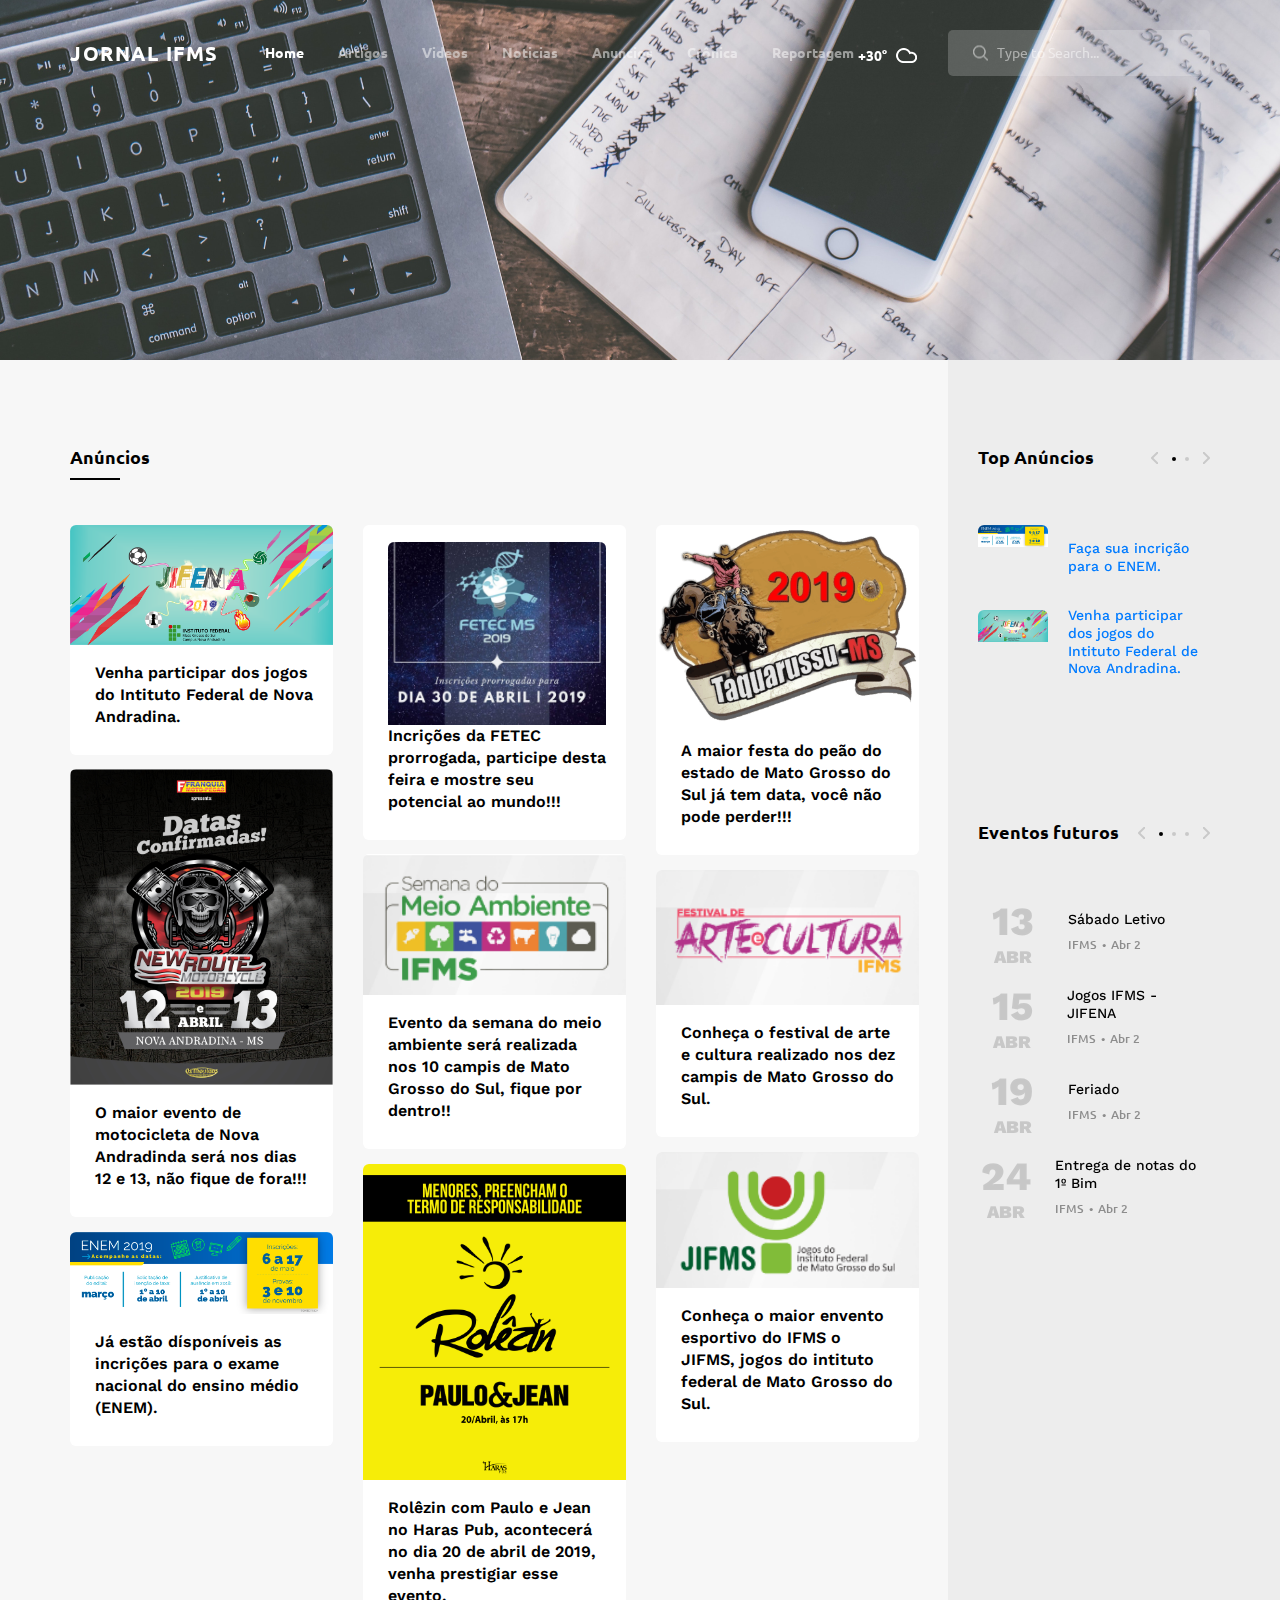
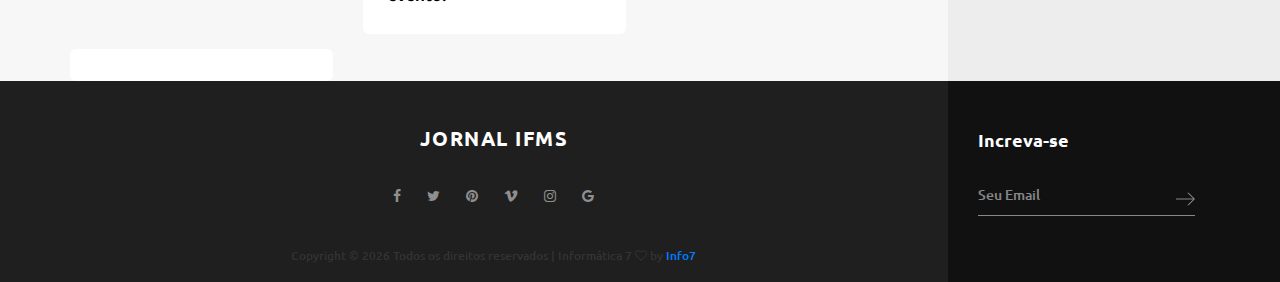
<file: anuncios.html>
<!--PAGINA TERCIARIA-->

<!DOCTYPE html>
<html lang="en">

<head>
    <title>Jornal IFMS</title>
    <meta charset="utf-8">
    <meta http-equiv="X-UA-Compatible" content="IE=edge">
    <meta name="description" content="Demo project">
    <meta name="viewport" content="width=device-width, initial-scale=1">
    <link rel="stylesheet" type="text/css" href="public/styles/bootstrap4/bootstrap.min.css">
    <link href="public/plugins/font-awesome-4.7.0/css/font-awesome.min.css" rel="stylesheet" type="text/css">
    <link rel="stylesheet" type="text/css" href="public/plugins/OwlCarousel2-2.2.1/owl.carousel.css">
    <link rel="stylesheet" type="text/css" href="public/plugins/OwlCarousel2-2.2.1/owl.theme.default.css">
    <link rel="stylesheet" type="text/css" href="public/plugins/OwlCarousel2-2.2.1/animate.css">
    <link rel="stylesheet" type="text/css" href="public/plugins/jquery.mb.YTPlayer-3.1.12/jquery.mb.YTPlayer.css">
    <link rel="stylesheet" type="text/css" href="public/styles/category.css">
    <link rel="stylesheet" type="text/css" href="public/styles/category_responsive.css">
    <link rel="short icon" href="public/images/news.png">
</head>

<body>

    <div class="super_container">

        <!-- Header -->

        <header class="header">
            <div class="container">
                <div class="row">
                    <div class="col">
                        <div class="header_content d-flex flex-row align-items-center justify-content-start">
                            <div class="logo"><a href="#">Jornal IFMS</a></div>
                            <nav class="main_nav">
                                <ul>
                                    <li class="active"><a href="index.html">Home</a></li>
                                    <li><a href="artigos.html">Artigos</a></li>
                                    <li><a href="video.html">Videos</a></li>
                                    <li><a href="notices.html">Noticias</a></li>
                                    <li><a href="anuncios.html">Anuncios</a></li>
                                    <li><a href="cronica.html">Crônica</a></li>
                                    <li><a href="reportagem.html">Reportagem</a></li>
                                </ul>
                            </nav>
                            <div class="search_container ml-auto">
                                <div class="weather">
                                    <div class="temperature">+30°</div>
                                    <img class="weather_icon" src="public/images/cloud.png" alt="">
                                </div>
                                <form action="#">
                                    <input type="search" class="header_search_input" required="required"
                                        placeholder="Type to Search...">
                                    <img class="header_search_icon" src="public/images/search.png" alt="">
                                </form>

                            </div>
                            <div class="hamburger ml-auto menu_mm">
                                <i class="fa fa-bars trans_200 menu_mm" aria-hidden="true"></i>
                            </div>
                        </div>
                    </div>
                </div>
            </div>
        </header>

        <!-- Home -->

        <div class="home">
            <div class="home_background parallax-window" data-parallax="scroll"
                data-image-src="public/images/category.jpg" data-speed="0.8"></div>
        </div>

        <!-- Page Content -->

        <div class="page_content">
            <div class="container">
                <div class="row row-lg-eq-height">

                    <!-- Main Content -->

                    <div class="col-lg-9">
                        <div class="main_content">

                            <!-- Category -->

                            <div class="category">
                                <div class="section_panel d-flex flex-row align-items-center justify-content-start">
                                    <div class="section_title">Anúncios</div>
                                    <div class="section_tags ml-auto">

                                    </div>

                                </div>
                                <div class="section_content">
                                    <div class="grid clearfix">

                                        <!-- Anucio-1 -->
                                        <div class="card card_small_with_image grid-item">
                                            <img class="card-img-top" src="public/images/jifena.png" alt="">
                                            <div class="card-body">
                                                <div class="card-title card-title-small"><a
                                                        href="https://www.facebook.com/JIFENA2019">Venha participar dos
                                                        jogos do Intituto Federal de Nova Andradina.</a></div>

                                            </div>
                                        </div>

                                        <!-- Anuncio-2 -->
                                        <div class="card card_default card_small_no_image grid-item">
                                            <div class="card-body">
                                                <img class="card-img-top" src="public/images/fetec.png">
                                                <div class="card-title card-title-small"><a
                                                        href="http://fetecms.com.br/noticias/inscricoes-2019-prorrogadas-81">Incrições
                                                        da FETEC prorrogada, participe desta feira e mostre seu
                                                        potencial ao mundo!!!</a></div>
                                            </div>
                                        </div>

                                        <!-- Anuncio-3 -->
                                        <div class="card card_small_with_image grid-item">
                                            <img class="card-img-top" src="public/images/rodeio.png" alt="">
                                            <div class="card-body">
                                                <div class="card-title card-title-small"><a
                                                        href="https://calendarioderodeios.blogspot.com/2017/04/rodeio-de-taquarussu.html">A
                                                        maior festa do peão do estado de Mato Grosso do Sul já tem data,
                                                        você não pode perder!!!</a></div>

                                            </div>
                                        </div>

                                        <!-- Anuncio-4 -->
                                        <div class="card card_small_with_image grid-item">
                                            <img class="card-img-top" src="public/images/newroute.jpg"
                                                alt="https://www.osmovidos.com.br/agenda/new-route-motorcycle-2019">
                                            <div class="card-body">
                                                <div class="card-title card-title-small"><a href=""> O maior evento de
                                                        motocicleta de Nova Andradinda será nos dias 12 e 13, não fique
                                                        de fora!!!</a></div>

                                            </div>
                                        </div>

                                        <!-- Anúncio-5 -->
                                        <div class="card card_small_with_image grid-item">
                                            <img class="card-img-top" src="public/images/meioambiente.png"
                                                alt="http://www.ifms.edu.br/assuntos/eventos/sma">
                                            <div class="card-body">
                                                <div class="card-title card-title-small"><a href=""> Evento da semana do
                                                        meio ambiente será realizada nos 10 campis de Mato Grosso do
                                                        Sul, fique por dentro!!</a></div>

                                            </div>
                                        </div>


                                        <!-- Anúncio-6 -->
                                        <div class="card card_small_with_image grid-item">
                                            <img class="card-img-top" src="public/images/festival.png"
                                                alt="http://www.ifms.edu.br/assuntos/eventos/arte-e-cultura">
                                            <div class="card-body">
                                                <div class="card-title card-title-small"><a href=""> Conheça o festival
                                                        de arte e cultura realizado nos dez campis de Mato Grosso do
                                                        Sul.</a></div>

                                            </div>
                                        </div>

                                        <!-- Anúncio-7 -->
                                        <div class="card card_small_with_image grid-item">
                                            <img class="card-img-top" src="public/images/jifms.png"
                                                alt="http://www.ifms.edu.br/assuntos/eventos/jifms">
                                            <div class="card-body">
                                                <div class="card-title card-title-small"><a href=""> Conheça o maior
                                                        envento esportivo do IFMS o JIFMS, jogos do intituto federal de
                                                        Mato Grosso do Sul.</a></div>

                                            </div>
                                        </div>

                                        <!-- Anúncio-8 -->
                                        <div class="card card_small_with_image grid-item">
                                            <img class="card-img-top" src="public/images/rolezin.png"
                                                alt="https://www.osmovidos.com.br/agenda/rolezin-com-paulo-jean">
                                            <div class="card-body">
                                                <div class="card-title card-title-small"><a href=""> Rolêzin com Paulo e
                                                        Jean no Haras Pub, acontecerá no dia 20 de abril de 2019, venha
                                                        prestigiar esse evento.</a></div>

                                            </div>
                                        </div>

                                        <!-- Anúncio-9 -->
                                        <div class="card card_small_with_image grid-item">
                                            <img class="card-img-top" src="public/images/enem.png"
                                                alt="https://enem.inep.gov.br/">
                                            <div class="card-body">
                                                <div class="card-title card-title-small"><a href=""> Já estão
                                                        dísponíveis as incrições para o exame nacional do ensino médio
                                                        (ENEM).</a></div>

                                            </div>
                                        </div>

                                    </div>
                                </div>
                            </div>

                        </div>
                        <div class="card card_default card_small_no_image grid-item">
                            <div class="card-body">
                            </div>
                        </div>
                    </div>

                    <!-- Sidebar -->

                    <div class="col-lg-3">
                        <div class="sidebar">
                            <div class="sidebar_background"></div>

                            <!-- Top Stories -->

                            <div class="sidebar_section">
                                <div class="sidebar_title_container">
                                    <div class="sidebar_title">Top Anúncios</div>
                                    <div class="sidebar_slider_nav">
                                        <div class="custom_nav_container sidebar_slider_nav_container">
                                            <div class="custom_prev custom_prev_top">
                                                <svg version="1.1" xmlns="http://www.w3.org/2000/svg"
                                                    xmlns:xlink="http://www.w3.org/1999/xlink" x="0px" y="0px"
                                                    width="7px" height="12px" viewBox="0 0 7 12"
                                                    enable-background="new 0 0 7 12" xml:space="preserve">
                                                    <polyline fill="#bebebe"
                                                        points="0,5.61 5.609,0 7,0 7,1.438 2.438,6 7,10.563 7,12 5.609,12 -0.002,6.39 " />
                                                </svg>
                                            </div>
                                            <ul id="custom_dots" class="custom_dots custom_dots_top">
                                                <li class="custom_dot custom_dot_top active"><span></span></li>
                                                <li class="custom_dot custom_dot_top"><span></span></li>
                                                <li class="custom_dot custom_dot_top"><span></span></li>
                                            </ul>
                                            <div class="custom_next custom_next_top">
                                                <svg version="1.1" xmlns="http://www.w3.org/2000/svg"
                                                    xmlns:xlink="http://www.w3.org/1999/xlink" x="0px" y="0px"
                                                    width="7px" height="12px" viewBox="0 0 7 12"
                                                    enable-background="new 0 0 7 12" xml:space="preserve">
                                                    <polyline fill="#bebebe"
                                                        points="6.998,6.39 1.389,12 -0.002,12 -0.002,10.562 4.561,6 -0.002,1.438 -0.002,0 1.389,0 7,5.61 " />
                                                </svg>
                                            </div>
                                        </div>
                                    </div>
                                </div>
                                <div class="sidebar_section_content">

                                    <!-- Top Stories Slider -->
                                    <div class="sidebar_slider_container">
                                        <div class="owl-carousel owl-theme sidebar_slider_top">

                                            <!-- Top Stories Slider Item -->
                                            <div class="owl-item">

                                                <!-- Sidebar Post -->
                                                <div class="side_post">
                                                    <a href="#">
                                                        <div
                                                            class="d-flex flex-row align-items-xl-center align-items-start justify-content-start">
                                                            <div class="side_post_image">
                                                                <div><img src="public/images/enem.png" alt=""></div>
                                                            </div>
                                                            <div class="side_post_content">
                                                                <div class="side_post_title">
                                                                    <a href="https://enem.inep.gov.br/">
                                                                        Faça sua incrição para o ENEM.</a></div>

                                                            </div>
                                                        </div>
                                                    </a>
                                                </div>

                                                <!-- Sidebar Post -->
                                                <div class="side_post">
                                                    <a href="#">
                                                        <div
                                                            class="d-flex flex-row align-items-xl-center align-items-start justify-content-start">
                                                            <div class="side_post_image">
                                                                <div><img src="public/images/jifena.png" alt=""></div>
                                                            </div>
                                                            <div class="side_post_content">
                                                                <div class="side_post_title"><a
                                                                        href="https://www.facebook.com/JIFENA2019">
                                                                        Venha participar dos jogos do Intituto Federal
                                                                        de Nova Andradina. </a></div>

                                                            </div>
                                                        </div>
                                                    </a>
                                                </div>

                                            </div>

                                            <!-- Top Stories Slider Item -->
                                            <div class="owl-item">

                                                <!-- Sidebar Post -->
                                                <div class="side_post">
                                                    <a href="#">
                                                        <div
                                                            class="d-flex flex-row align-items-xl-center align-items-start justify-content-start">
                                                            <div class="side_post_image">
                                                                <div><img src="public/images/fetec.png" alt=""></div>
                                                            </div>
                                                            <div class="side_post_content">
                                                                <div class="side_post_title"><a
                                                                        href="http://fetecms.com.br/noticias/inscricoes-2019-prorrogadas-81">
                                                                        Incrições da FETEC prorrogada, participe desta
                                                                        feira e mostre seu potencial ao mundo!!! </a>
                                                                </div>

                                                            </div>
                                                        </div>
                                                    </a>
                                                </div>

                                                <!-- Sidebar Post -->
                                                <div class="side_post">
                                                    <a href="#">
                                                        <div
                                                            class="d-flex flex-row align-items-xl-center align-items-start justify-content-start">
                                                            <div class="side_post_image">
                                                                <div><img src="public/images/jifms.png" alt=""></div>
                                                            </div>
                                                            <div class="side_post_content">
                                                                <div class="side_post_title"><a
                                                                        href="http://www.ifms.edu.br/assuntos/eventos/jifms">
                                                                        Conheça o maior envento esportivo do IFMS o
                                                                        JIFMS, jogos do intituto federal de Mato Grosso
                                                                        do Sul. </a> </div>

                                                            </div>
                                                        </div>
                                                    </a>
                                                </div>

                                            </div>





                                        </div>
                                    </div>
                                </div>
                            </div>

                            <!-- Future Events -->

                            <div class="sidebar_section future_events">
                                <div class="sidebar_title_container">
                                    <div class="sidebar_title">Eventos futuros</div>
                                    <div class="sidebar_slider_nav">
                                        <div class="custom_nav_container sidebar_slider_nav_container">
                                            <div class="custom_prev custom_prev_events">
                                                <svg version="1.1" xmlns="http://www.w3.org/2000/svg"
                                                    xmlns:xlink="http://www.w3.org/1999/xlink" x="0px" y="0px"
                                                    width="7px" height="12px" viewBox="0 0 7 12"
                                                    enable-background="new 0 0 7 12" xml:space="preserve">
                                                    <polyline fill="#bebebe"
                                                        points="0,5.61 5.609,0 7,0 7,1.438 2.438,6 7,10.563 7,12 5.609,12 -0.002,6.39 " />
                                                </svg>
                                            </div>
                                            <ul id="custom_dots" class="custom_dots custom_dots_events">
                                                <li class="custom_dot custom_dot_events active"><span></span></li>
                                                <li class="custom_dot custom_dot_events"><span></span></li>
                                                <li class="custom_dot custom_dot_events"><span></span></li>
                                            </ul>
                                            <div class="custom_next custom_next_events">
                                                <svg version="1.1" xmlns="http://www.w3.org/2000/svg"
                                                    xmlns:xlink="http://www.w3.org/1999/xlink" x="0px" y="0px"
                                                    width="7px" height="12px" viewBox="0 0 7 12"
                                                    enable-background="new 0 0 7 12" xml:space="preserve">
                                                    <polyline fill="#bebebe"
                                                        points="6.998,6.39 1.389,12 -0.002,12 -0.002,10.562 4.561,6 -0.002,1.438 -0.002,0 1.389,0 7,5.61 " />
                                                </svg>
                                            </div>
                                        </div>
                                    </div>
                                </div>
                                <div class="sidebar_section_content">

                                    <!-- Sidebar Slider -->
                                    <div class="sidebar_slider_container">
                                        <div class="owl-carousel owl-theme sidebar_slider_events">

                                            <!-- Future Events Slider Item -->
                                            <div class="owl-item">

                                                <!-- Future Events Post -->
                                                <div class="side_post">
                                                    <a href="#">
                                                        <div
                                                            class="d-flex flex-row align-items-xl-center align-items-start justify-content-start">
                                                            <div
                                                                class="event_date d-flex flex-column align-items-center justify-content-center">
                                                                <div class="event_day">13</div>
                                                                <div class="event_month">abr</div>
                                                            </div>
                                                            <div class="side_post_content">
                                                                <div class="side_post_title">Sábado Letivo</div>
                                                                <small class="post_meta">IFMS<span>Abr 2</span></small>
                                                            </div>
                                                        </div>
                                                    </a>
                                                </div>

                                                <!-- Future Events Post -->
                                                <div class="side_post">
                                                    <a href="#">
                                                        <div
                                                            class="d-flex flex-row align-items-xl-center align-items-start justify-content-start">
                                                            <div
                                                                class="event_date d-flex flex-column align-items-center justify-content-center">
                                                                <div class="event_day">15</div>
                                                                <div class="event_month">abr</div>
                                                            </div>
                                                            <div class="side_post_content">
                                                                <div class="side_post_title">Jogos IFMS - JIFENA</div>
                                                                <small class="post_meta">IFMS<span>Abr 2</span></small>
                                                            </div>
                                                        </div>
                                                    </a>
                                                </div>



                                                <!-- Future Events Post -->
                                                <div class="side_post">
                                                    <a href="#">
                                                        <div
                                                            class="d-flex flex-row align-items-xl-center align-items-start justify-content-start">
                                                            <div
                                                                class="event_date d-flex flex-column align-items-center justify-content-center">
                                                                <div class="event_day">19</div>
                                                                <div class="event_month">abr</div>
                                                            </div>
                                                            <div class="side_post_content">
                                                                <div class="side_post_title">Feriado</div>
                                                                <small class="post_meta">IFMS<span>Abr 2</span></small>
                                                            </div>
                                                        </div>
                                                    </a>
                                                </div>

                                                <!-- Future Events Post -->
                                                <div class="side_post">
                                                    <a href="#">
                                                        <div
                                                            class="d-flex flex-row align-items-xl-center align-items-start justify-content-start">
                                                            <div
                                                                class="event_date d-flex flex-column align-items-center justify-content-center">
                                                                <div class="event_day">24</div>
                                                                <div class="event_month">abr</div>
                                                            </div>
                                                            <div class="side_post_content">
                                                                <div class="side_post_title">Entrega de notas do 1º Bim
                                                                </div>
                                                                <small class="post_meta">IFMS<span>Abr 2</span></small>
                                                            </div>
                                                        </div>
                                                    </a>
                                                </div>

                                            </div>



                                            <!-- Future Events Slider Item -->
                                            <div class="owl-item">

                                                <!-- Future Events Post -->
                                                <div class="side_post">
                                                    <a href="#">
                                                        <div
                                                            class="d-flex flex-row align-items-xl-center align-items-start justify-content-start">
                                                            <div
                                                                class="event_date d-flex flex-column align-items-center justify-content-center">
                                                                <div class="event_day">29</div>
                                                                <div class="event_month">apr</div>
                                                            </div>
                                                            <div class="side_post_content">
                                                                <div class="side_post_title">Recesso</div>
                                                                <small class="post_meta">IFMS<span>Abr 2</span></small>
                                                            </div>
                                                        </div>
                                                    </a>
                                                </div>

                                                <!-- Future Events Post -->
                                                <div class="side_post">
                                                    <a href="#">
                                                        <div
                                                            class="d-flex flex-row align-items-xl-center align-items-start justify-content-start">
                                                            <div
                                                                class="event_date d-flex flex-column align-items-center justify-content-center">
                                                                <div class="event_day">30</div>
                                                                <div class="event_month">apr</div>
                                                            </div>
                                                            <div class="side_post_content">
                                                                <div class="side_post_title">Aniversário de Nova
                                                                    Andradina</div>
                                                                <small class="post_meta">IFMS<span>Abr 2</span></small>
                                                            </div>
                                                        </div>
                                                    </a>
                                                </div>

                                                <!-- Future Events Post -->
                                                <div class="side_post">
                                                    <a href="#">
                                                        <div
                                                            class="d-flex flex-row align-items-xl-center align-items-start justify-content-start">
                                                            <div
                                                                class="event_date d-flex flex-column align-items-center justify-content-center">
                                                                <div class="event_day">01</div>
                                                                <div class="event_month">may</div>
                                                            </div>
                                                            <div class="side_post_content">
                                                                <div class="side_post_title">Dia Mundial do Trabalho
                                                                </div>
                                                                <small class="post_meta">IFMS<span>Abr 2</span></small>
                                                            </div>
                                                        </div>
                                                    </a>
                                                </div>

                                                <!-- Future Events Post -->
                                                <div class="side_post">
                                                    <a href="#">
                                                        <div
                                                            class="d-flex flex-row align-items-xl-center align-items-start justify-content-start">
                                                            <div
                                                                class="event_date d-flex flex-column align-items-center justify-content-center">
                                                                <div class="event_day">02</div>
                                                                <div class="event_month">may</div>
                                                            </div>
                                                            <div class="side_post_content">
                                                                <div class="side_post_title">Recesso</div>
                                                                <small class="post_meta">IFMS<span>Abr 2</span></small>
                                                            </div>
                                                        </div>
                                                    </a>
                                                </div>

                                            </div>

                                            <!-- Future Events Slider Item -->
                                            <div class="owl-item">

                                                <!-- Future Events Post -->
                                                <div class="side_post">
                                                    <a href="#">
                                                        <div
                                                            class="d-flex flex-row align-items-xl-center align-items-start justify-content-start">
                                                            <div
                                                                class="event_date d-flex flex-column align-items-center justify-content-center">
                                                                <div class="event_day">03</div>
                                                                <div class="event_month">may</div>
                                                            </div>
                                                            <div class="side_post_content">
                                                                <div class="side_post_title">Recesso</div>
                                                                <small class="post_meta">IFMS<span>Abr 2</span></small>
                                                            </div>
                                                        </div>
                                                    </a>
                                                </div>

                                                <!-- Future Events Post -->
                                                <div class="side_post">
                                                    <a href="#">
                                                        <div
                                                            class="d-flex flex-row align-items-xl-center align-items-start justify-content-start">
                                                            <div
                                                                class="event_date d-flex flex-column align-items-center justify-content-center">
                                                                <div class="event_day">18</div>
                                                                <div class="event_month">may</div>
                                                            </div>
                                                            <div class="side_post_content">
                                                                <div class="side_post_title">Sábado Letivo</div>
                                                                <small class="post_meta">IFMS<span>Abr 2</span></small>
                                                            </div>
                                                        </div>
                                                    </a>
                                                </div>

                                                <!-- Future Events Post -->
                                                <div class="side_post">
                                                    <a href="#">
                                                        <div
                                                            class="d-flex flex-row align-items-xl-center align-items-start justify-content-start">
                                                            <div
                                                                class="event_date d-flex flex-column align-items-center justify-content-center">
                                                                <div class="event_day">01</div>
                                                                <div class="event_month">jun</div>
                                                            </div>
                                                            <div class="side_post_content">
                                                                <div class="side_post_title">Sábado Letivo</div>
                                                                <small class="post_meta">IFMS<span>Abr 2</span></small>
                                                            </div>
                                                        </div>
                                                    </a>
                                                </div>

                                                <!-- Future Events Post -->
                                                <div class="side_post">
                                                    <a href="#">
                                                        <div
                                                            class="d-flex flex-row align-items-xl-center align-items-start justify-content-start">
                                                            <div
                                                                class="event_date d-flex flex-column align-items-center justify-content-center">
                                                                <div class="event_day">20</div>
                                                                <div class="event_month">jun</div>
                                                            </div>
                                                            <div class="side_post_content">
                                                                <div class="side_post_title">Corpus Christi</div>
                                                                <small class="post_meta">IFMS<span>Abr 2</span></small>
                                                            </div>
                                                        </div>
                                                    </a>
                                                </div>

                                            </div>

                                        </div>
                                    </div>
                                </div>
                            </div>

                        </div>
                    </div>

                </div>
            </div>
        </div>

        <!-- Footer -->

        <footer class="footer">
            <div class="container">
                <div class="row row-lg-eq-height">
                    <div class="col-lg-9 order-lg-1 order-2">
                        <div class="footer_content">
                            <div class="footer_logo"><a href="#">Jornal IFMS</a></div>
                            <div class="footer_social">
                                <ul>
                                    <li class="footer_social_facebook"><a href="#"><i class="fa fa-facebook"
                                                aria-hidden="true"></i></a></li>
                                    <li class="footer_social_twitter"><a href="#"><i class="fa fa-twitter"
                                                aria-hidden="true"></i></a></li>
                                    <li class="footer_social_pinterest"><a href="#"><i class="fa fa-pinterest"
                                                aria-hidden="true"></i></a></li>
                                    <li class="footer_social_vimeo"><a href="#"><i class="fa fa-vimeo"
                                                aria-hidden="true"></i></a></li>
                                    <li class="footer_social_instagram"><a href="#"><i class="fa fa-instagram"
                                                aria-hidden="true"></i></a></li>
                                    <li class="footer_social_google"><a href="#"><i class="fa fa-google"
                                                aria-hidden="true"></i></a></li>
                                </ul>
                            </div>
                            <div class="copyright">
                                <!-- Link back to Colorlib can't be removed. Template is licensed under CC BY 3.0. -->
                                Copyright &copy;
                                <script>document.write(new Date().getFullYear());</script> Todos os
                                direitos
                                reservados
                                | Informática 7 <i class="fa fa-heart-o" aria-hidden="true"></i> by <a href="#"
                                    target="_blank">Info7</a>
                                <!-- Link back to Colorlib can't be removed. Template is licensed under CC BY 3.0. -->
                            </div>
                        </div>
                    </div>
                    <div class="col-lg-3 order-lg-2 order-1">
                        <div class="subscribe">
                            <div class="subscribe_background"></div>
                            <div class="subscribe_content">
                                <div class="subscribe_title">Increva-se</div>
                                <form action="#">
                                    <input type="email" class="sub_input" placeholder="Seu Email" required="required">
                                    <button class="sub_button">
                                        <svg version="1.1" id="link_arrow_1" xmlns="http://www.w3.org/2000/svg"
                                            xmlns:xlink="http://www.w3.org/1999/xlink" x="0px" y="0px" width="19px"
                                            height="13px" viewBox="0 0 19 13" enable-background="new 0 0 19 13"
                                            xml:space="preserve">
                                            <polygon fill="#FFFFFF"
                                                points="12.475,0 11.061,0 17.081,6.021 0,6.021 0,7.021 17.038,7.021 11.06,13 12.474,13 18.974,6.5 " />
                                        </svg>
                                    </button>
                                </form>
                            </div>
                        </div>
                    </div>
                </div>
            </div>
        </footer>
    </div>

    <script src="public/js/jquery-3.2.1.min.js"></script>
    <script src="public/styles/bootstrap4/popper.js"></script>
    <script src="public/styles/bootstrap4/bootstrap.min.js"></script>
    <script src="public/plugins/OwlCarousel2-2.2.1/owl.carousel.js"></script>
    <script src="public/plugins/easing/easing.js"></script>
    <script src="public/plugins/masonry/masonry.js"></script>
    <script src="public/plugins/parallax-js-master/parallax.min.js"></script>
    <script src="public/js/category.js"></script>
</body>

</html>
</file>
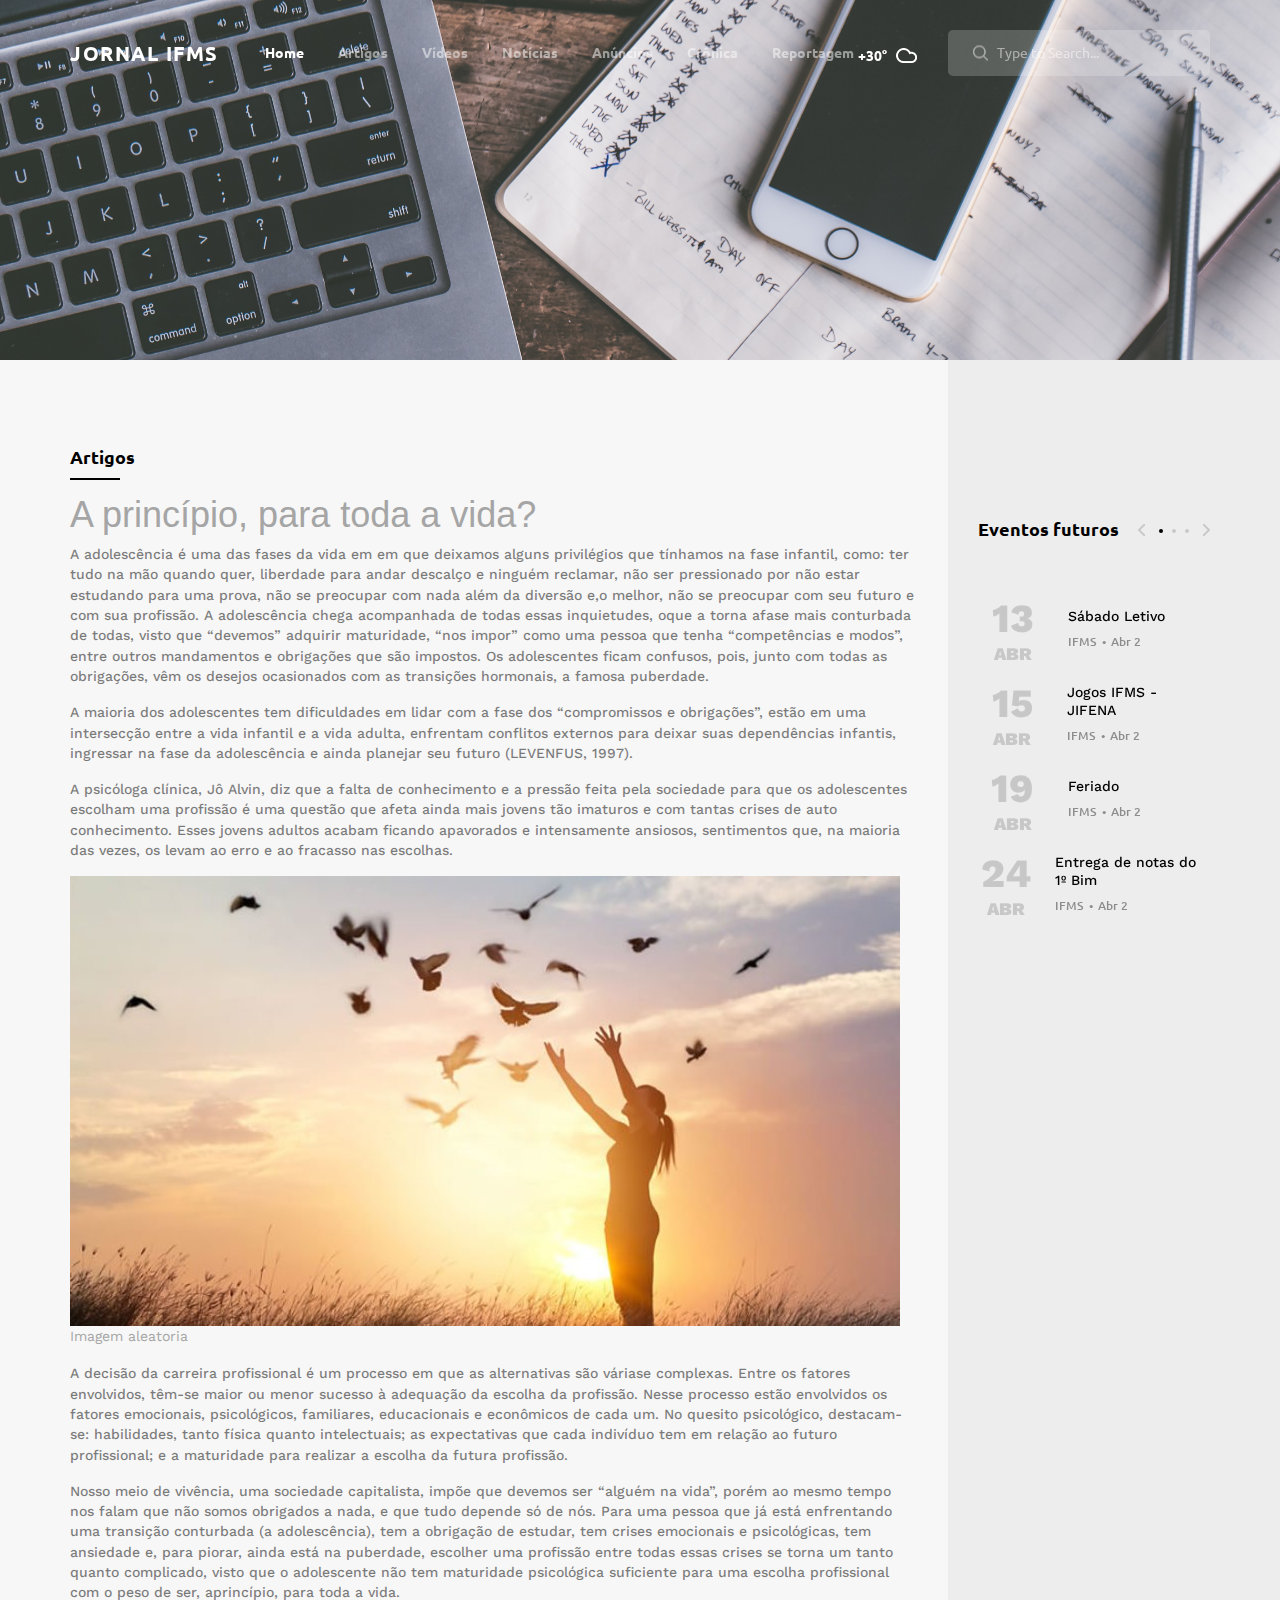
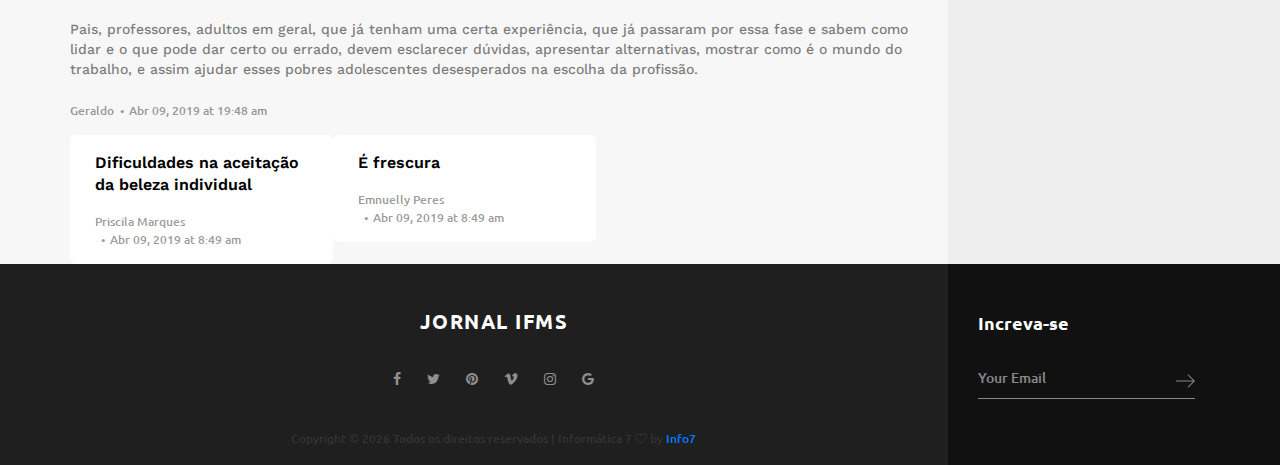
<file: artigos.html>
<!--PAGINA SECUNDARIA-->

<!DOCTYPE html>
<html lang="en">

<head>
    <title>Jornal IFMS</title>
    <meta charset="utf-8">
    <meta http-equiv="X-UA-Compatible" content="IE=edge">
    <meta name="description" content="Demo project">
    <meta name="viewport" content="width=device-width, initial-scale=1">
    <link rel="stylesheet" type="text/css" href="public/styles/bootstrap4/bootstrap.min.css">
    <link href="public/plugins/font-awesome-4.7.0/css/font-awesome.min.css" rel="stylesheet" type="text/css">
    <link rel="stylesheet" type="text/css" href="public/plugins/OwlCarousel2-2.2.1/owl.carousel.css">
    <link rel="stylesheet" type="text/css" href="public/plugins/OwlCarousel2-2.2.1/owl.theme.default.css">
    <link rel="stylesheet" type="text/css" href="public/plugins/OwlCarousel2-2.2.1/animate.css">
    <link rel="stylesheet" type="text/css" href="public/plugins/jquery.mb.YTPlayer-3.1.12/jquery.mb.YTPlayer.css">
    <link rel="stylesheet" type="text/css" href="public/styles/category.css">
    <link rel="stylesheet" type="text/css" href="public/styles/category_responsive.css">
    <link rel="short icon" href="public/images/news.png">
</head>

<body>

    <div class="super_container">

        <!-- Header -->

        <header class="header">
            <div class="container">
                <div class="row">
                    <div class="col">
                        <div class="header_content d-flex flex-row align-items-center justify-content-start">
                            <div class="logo"><a href="#">Jornal IFMS</a></div>
                            <nav class="main_nav">
                                <ul>
                                    <li class="active"><a href="index.html">Home</a></li>
                                    <li><a href="artigos.html">Artigos</a></li>
                                    <li><a href="video.html">Vídeos</a></li>
                                    <li><a href="notices.html">Notícias</a></li>
                                    <li><a href="anuncios.html">Anúncios</a></li>
                                    <li><a href="cronica.html">Crônica</a></li>
                                    <li><a href="reportagem.html">Reportagem</a></li>
                                </ul>
                            </nav>
                            <div class="search_container ml-auto">
                                <div class="weather">
                                    <div class="temperature">+30°</div>
                                    <img class="weather_icon" src="public/images/cloud.png" alt="">
                                </div>
                                <form action="#">
                                    <input type="search" class="header_search_input" required="required"
                                        placeholder="Type to Search...">
                                    <img class="header_search_icon" src="public/images/search.png" alt="">
                                </form>

                            </div>
                            <div class="hamburger ml-auto menu_mm">
                                <i class="fa fa-bars trans_200 menu_mm" aria-hidden="true"></i>
                            </div>
                        </div>
                    </div>
                </div>
            </div>
        </header>



        <!-- Home -->

        <div class="home">
            <div class="home_background parallax-window" data-parallax="scroll"
                data-image-src="public/images/category.jpg" data-speed="0.8"></div>
        </div>

        <!-- Page Content -->

        <div class="page_content">
            <div class="container">
                <div class="row row-lg-eq-height">

                    <!-- Main Content -->

                    <div class="col-lg-9">
                        <div class="main_content">

                            <!-- Category -->

                            <div class="category">
                                <div class="section_panel d-flex flex-row align-items-center justify-content-start">
                                    <div class="section_title">Artigos</div>
                                    <div class="section_tags ml-auto">

                                    </div>

                                </div>

                                <!-- Post Body -->

                                <div class="post_body">
                                    <p class="post_p">
                                        <h2>A princípio, para toda a vida? </h2>

                                        <p class="post_p"> A adolescência é uma das fases da vida em em que deixamos
                                            alguns
                                            privilégios que
                                            tínhamos na fase infantil, como: ter tudo na mão quando quer, liberdade para
                                            andar descalço e
                                            ninguém reclamar, não ser pressionado por não estar estudando para uma
                                            prova,
                                            não se preocupar com nada
                                            além da diversão e,o melhor, não se preocupar com seu futuro e com sua
                                            profissão. A adolescência chega
                                            acompanhada de todas essas inquietudes, oque a torna afase mais conturbada
                                            de
                                            todas, visto que “devemos”
                                            adquirir maturidade, “nos impor” como uma pessoa que tenha “competências e
                                            modos”, entre outros mandamentos
                                            e obrigações que são impostos. Os adolescentes ficam confusos, pois, junto
                                            com
                                            todas as obrigações, vêm os
                                            desejos ocasionados com as transições hormonais, a famosa puberdade. </p>

                                        <p class="post_p"> A maioria dos adolescentes tem
                                            dificuldades em lidar com a fase dos “compromissos e obrigações”, estão em
                                            uma
                                            intersecção entre a vida
                                            infantil e a vida adulta, enfrentam conflitos externos para deixar suas
                                            dependências infantis, ingressar
                                            na fase da adolescência e ainda planejar seu futuro (LEVENFUS, 1997). </p>


                                        <p class="post_p"> A psicóloga clínica, Jô Alvin, diz que
                                            a falta de conhecimento e a pressão feita pela sociedade para que os
                                            adolescentes escolham uma profissão é
                                            uma questão que afeta ainda mais jovens tão imaturos e com tantas crises de
                                            auto conhecimento.
                                            Esses jovens adultos acabam ficando apavorados e intensamente ansiosos,
                                            sentimentos que, na maioria das vezes,
                                            os levam ao erro e ao fracasso nas escolhas​.
                                        </p>
                                        <figure>
                                            <img src="public/images/vida-existencia.jpg" alt="">
                                            <figcaption>Imagem aleatoria</figcaption>
                                        </figure>

                                        <p class="post_p">A decisão da carreira profissional é um processo em que as
                                            alternativas são váriase complexas. Entre os fatores envolvidos, têm-se
                                            maior
                                            ou menor sucesso à adequação da
                                            escolha da profissão. Nesse processo estão envolvidos os fatores emocionais,
                                            psicológicos, familiares,
                                            educacionais e econômicos de cada um. No quesito psicológico, destacam-se:
                                            habilidades, tanto física quanto
                                            intelectuais; as expectativas que cada indivíduo tem em relação ao futuro
                                            profissional; e a maturidade para
                                            realizar a escolha da futura profissão.</p>

                                        <p class="post_p"> Nosso meio de vivência,​ uma sociedade capitalista, impõe que
                                            devemos
                                            ser “alguém na vida”, porém ao mesmo tempo nos falam que não somos obrigados
                                            a
                                            nada, e que tudo depende só de
                                            nós. Para uma pessoa que já está enfrentando uma transição conturbada (a
                                            adolescência),
                                            tem a obrigação de estudar, tem crises emocionais e psicológicas, tem
                                            ansiedade
                                            e, para piorar,
                                            ainda está na puberdade, ​escolher uma profissão entre todas essas crises se
                                            torna um tanto quanto
                                            complicado, visto que o adolescente não tem maturidade psicológica
                                            suficiente
                                            para uma escolha profissional
                                            com o peso de ser, aprincípio, para toda a vida. </p>

                                        <p class="post_p"> Pais, professores, adultos em geral,
                                            que já tenham uma certa experiência, que já passaram por essa fase e sabem
                                            como
                                            lidar e o que pode dar
                                            certo ou errado, devem esclarecer dúvidas, apresentar alternativas, mostrar
                                            como é o mundo do trabalho,
                                            e assim ajudar esses pobres adolescentes desesperados na escolha da
                                            profissão.
                                        </p>
                                        <!-- Bottom Panel -->
                                        <div
                                            class="post_panel bottom_panel d-flex flex-row align-items-center justify-content-start">
                                            <div class="post_meta"><a href="#">Geraldo</a><span>Abr
                                                    09, 2019 at 19:48 am</span></div>

                                        </div>

                                </div>
                                <!-- link priscila -->
                                <div class="card card_default card_small_no_image grid-item">
                                    <div class="card-body">
                                        <div class="card-title card-title-small"><a href="artigos2.html">Dificuldades na
                                                aceitação da beleza individual</a></div>
                                        <small class="post_meta"><a href="#">Priscila Marques</a><span>Abr 09, 2019
                                                at 8:49 am</span></small>
                                    </div>
                                </div>

                                <!-- link manu -->
                                <div class="card card_default card_small_no_image grid-item">
                                    <div class="card-body">
                                        <div class="card-title card-title-small"><a href="artigos3.html">É frescura</a>
                                        </div>
                                        <small class="post_meta"><a href="#">Emnuelly Peres</a><span>Abr 09, 2019
                                                at 8:49 am</span></small>
                                    </div>
                                </div>


                            </div>
                        </div>
                    </div>

                    <!-- Sidebar -->

                    <div class="col-lg-3">
                        <div class="sidebar">
                            <div class="sidebar_background"></div>

                            <!-- Future Events -->

                            <div class="sidebar_section future_events">
                                <div class="sidebar_title_container">
                                    <div class="sidebar_title">Eventos futuros</div>
                                    <div class="sidebar_slider_nav">
                                        <div class="custom_nav_container sidebar_slider_nav_container">
                                            <div class="custom_prev custom_prev_events">
                                                <svg version="1.1" xmlns="http://www.w3.org/2000/svg"
                                                    xmlns:xlink="http://www.w3.org/1999/xlink" x="0px" y="0px"
                                                    width="7px" height="12px" viewBox="0 0 7 12"
                                                    enable-background="new 0 0 7 12" xml:space="preserve">
                                                    <polyline fill="#bebebe"
                                                        points="0,5.61 5.609,0 7,0 7,1.438 2.438,6 7,10.563 7,12 5.609,12 -0.002,6.39 " />
                                                </svg>
                                            </div>
                                            <ul id="custom_dots" class="custom_dots custom_dots_events">
                                                <li class="custom_dot custom_dot_events active"><span></span></li>
                                                <li class="custom_dot custom_dot_events"><span></span></li>
                                                <li class="custom_dot custom_dot_events"><span></span></li>
                                            </ul>
                                            <div class="custom_next custom_next_events">
                                                <svg version="1.1" xmlns="http://www.w3.org/2000/svg"
                                                    xmlns:xlink="http://www.w3.org/1999/xlink" x="0px" y="0px"
                                                    width="7px" height="12px" viewBox="0 0 7 12"
                                                    enable-background="new 0 0 7 12" xml:space="preserve">
                                                    <polyline fill="#bebebe"
                                                        points="6.998,6.39 1.389,12 -0.002,12 -0.002,10.562 4.561,6 -0.002,1.438 -0.002,0 1.389,0 7,5.61 " />
                                                </svg>
                                            </div>
                                        </div>
                                    </div>
                                </div>
                                <div class="sidebar_section_content">

                                    <!-- Sidebar Slider -->
                                    <div class="sidebar_slider_container">
                                        <div class="owl-carousel owl-theme sidebar_slider_events">

                                            <!-- Future Events Slider Item -->
                                            <div class="owl-item">

                                                <!-- Future Events Post -->
                                                <div class="side_post">
                                                    <a href="#">
                                                        <div
                                                            class="d-flex flex-row align-items-xl-center align-items-start justify-content-start">
                                                            <div
                                                                class="event_date d-flex flex-column align-items-center justify-content-center">
                                                                <div class="event_day">13</div>
                                                                <div class="event_month">abr</div>
                                                            </div>
                                                            <div class="side_post_content">
                                                                <div class="side_post_title">Sábado Letivo</div>
                                                                <small class="post_meta">IFMS<span>Abr 2</span></small>
                                                            </div>
                                                        </div>
                                                    </a>
                                                </div>

                                                <!-- Future Events Post -->
                                                <div class="side_post">
                                                    <a href="#">
                                                        <div
                                                            class="d-flex flex-row align-items-xl-center align-items-start justify-content-start">
                                                            <div
                                                                class="event_date d-flex flex-column align-items-center justify-content-center">
                                                                <div class="event_day">15</div>
                                                                <div class="event_month">abr</div>
                                                            </div>
                                                            <div class="side_post_content">
                                                                <div class="side_post_title">Jogos IFMS - JIFENA</div>
                                                                <small class="post_meta">IFMS<span>Abr 2</span></small>
                                                            </div>
                                                        </div>
                                                    </a>
                                                </div>



                                                <!-- Future Events Post -->
                                                <div class="side_post">
                                                    <a href="#">
                                                        <div
                                                            class="d-flex flex-row align-items-xl-center align-items-start justify-content-start">
                                                            <div
                                                                class="event_date d-flex flex-column align-items-center justify-content-center">
                                                                <div class="event_day">19</div>
                                                                <div class="event_month">abr</div>
                                                            </div>
                                                            <div class="side_post_content">
                                                                <div class="side_post_title">Feriado</div>
                                                                <small class="post_meta">IFMS<span>Abr 2</span></small>
                                                            </div>
                                                        </div>
                                                    </a>
                                                </div>

                                                <!-- Future Events Post -->
                                                <div class="side_post">
                                                    <a href="#">
                                                        <div
                                                            class="d-flex flex-row align-items-xl-center align-items-start justify-content-start">
                                                            <div
                                                                class="event_date d-flex flex-column align-items-center justify-content-center">
                                                                <div class="event_day">24</div>
                                                                <div class="event_month">abr</div>
                                                            </div>
                                                            <div class="side_post_content">
                                                                <div class="side_post_title">Entrega de notas do 1º Bim
                                                                </div>
                                                                <small class="post_meta">IFMS<span>Abr 2</span></small>
                                                            </div>
                                                        </div>
                                                    </a>
                                                </div>

                                            </div>



                                            <!-- Future Events Slider Item -->
                                            <div class="owl-item">

                                                <!-- Future Events Post -->
                                                <div class="side_post">
                                                    <a href="#">
                                                        <div
                                                            class="d-flex flex-row align-items-xl-center align-items-start justify-content-start">
                                                            <div
                                                                class="event_date d-flex flex-column align-items-center justify-content-center">
                                                                <div class="event_day">29</div>
                                                                <div class="event_month">apr</div>
                                                            </div>
                                                            <div class="side_post_content">
                                                                <div class="side_post_title">Recesso</div>
                                                                <small class="post_meta">IFMS<span>Abr 2</span></small>
                                                            </div>
                                                        </div>
                                                    </a>
                                                </div>

                                                <!-- Future Events Post -->
                                                <div class="side_post">
                                                    <a href="#">
                                                        <div
                                                            class="d-flex flex-row align-items-xl-center align-items-start justify-content-start">
                                                            <div
                                                                class="event_date d-flex flex-column align-items-center justify-content-center">
                                                                <div class="event_day">30</div>
                                                                <div class="event_month">apr</div>
                                                            </div>
                                                            <div class="side_post_content">
                                                                <div class="side_post_title">Aniversário de Nova
                                                                    Andradina</div>
                                                                <small class="post_meta">IFMS<span>Abr 2</span></small>
                                                            </div>
                                                        </div>
                                                    </a>
                                                </div>

                                                <!-- Future Events Post -->
                                                <div class="side_post">
                                                    <a href="#">
                                                        <div
                                                            class="d-flex flex-row align-items-xl-center align-items-start justify-content-start">
                                                            <div
                                                                class="event_date d-flex flex-column align-items-center justify-content-center">
                                                                <div class="event_day">01</div>
                                                                <div class="event_month">may</div>
                                                            </div>
                                                            <div class="side_post_content">
                                                                <div class="side_post_title">Dia Mundial do Trabalho
                                                                </div>
                                                                <small class="post_meta">IFMS<span>Abr 2</span></small>
                                                            </div>
                                                        </div>
                                                    </a>
                                                </div>

                                                <!-- Future Events Post -->
                                                <div class="side_post">
                                                    <a href="#">
                                                        <div
                                                            class="d-flex flex-row align-items-xl-center align-items-start justify-content-start">
                                                            <div
                                                                class="event_date d-flex flex-column align-items-center justify-content-center">
                                                                <div class="event_day">02</div>
                                                                <div class="event_month">may</div>
                                                            </div>
                                                            <div class="side_post_content">
                                                                <div class="side_post_title">Recesso</div>
                                                                <small class="post_meta">IFMS<span>Abr 2</span></small>
                                                            </div>
                                                        </div>
                                                    </a>
                                                </div>

                                            </div>

                                            <!-- Future Events Slider Item -->
                                            <div class="owl-item">

                                                <!-- Future Events Post -->
                                                <div class="side_post">
                                                    <a href="#">
                                                        <div
                                                            class="d-flex flex-row align-items-xl-center align-items-start justify-content-start">
                                                            <div
                                                                class="event_date d-flex flex-column align-items-center justify-content-center">
                                                                <div class="event_day">03</div>
                                                                <div class="event_month">may</div>
                                                            </div>
                                                            <div class="side_post_content">
                                                                <div class="side_post_title">Recesso</div>
                                                                <small class="post_meta">IFMS<span>Abr 2</span></small>
                                                            </div>
                                                        </div>
                                                    </a>
                                                </div>

                                                <!-- Future Events Post -->
                                                <div class="side_post">
                                                    <a href="#">
                                                        <div
                                                            class="d-flex flex-row align-items-xl-center align-items-start justify-content-start">
                                                            <div
                                                                class="event_date d-flex flex-column align-items-center justify-content-center">
                                                                <div class="event_day">18</div>
                                                                <div class="event_month">may</div>
                                                            </div>
                                                            <div class="side_post_content">
                                                                <div class="side_post_title">Sábado Letivo</div>
                                                                <small class="post_meta">IFMS<span>Abr 2</span></small>
                                                            </div>
                                                        </div>
                                                    </a>
                                                </div>

                                                <!-- Future Events Post -->
                                                <div class="side_post">
                                                    <a href="#">
                                                        <div
                                                            class="d-flex flex-row align-items-xl-center align-items-start justify-content-start">
                                                            <div
                                                                class="event_date d-flex flex-column align-items-center justify-content-center">
                                                                <div class="event_day">01</div>
                                                                <div class="event_month">jun</div>
                                                            </div>
                                                            <div class="side_post_content">
                                                                <div class="side_post_title">Sábado Letivo</div>
                                                                <small class="post_meta">IFMS<span>Abr 2</span></small>
                                                            </div>
                                                        </div>
                                                    </a>
                                                </div>

                                                <!-- Future Events Post -->
                                                <div class="side_post">
                                                    <a href="#">
                                                        <div
                                                            class="d-flex flex-row align-items-xl-center align-items-start justify-content-start">
                                                            <div
                                                                class="event_date d-flex flex-column align-items-center justify-content-center">
                                                                <div class="event_day">20</div>
                                                                <div class="event_month">jun</div>
                                                            </div>
                                                            <div class="side_post_content">
                                                                <div class="side_post_title">Corpus Christi</div>
                                                                <small class="post_meta">IFMS<span>Abr 2</span></small>
                                                            </div>
                                                        </div>
                                                    </a>
                                                </div>

                                            </div>

                                        </div>
                                    </div>
                                </div>
                            </div>

                        </div>
                    </div>

                </div>
            </div>
        </div>


        <!-- Footer -->

        <footer class="footer">
            <div class="container">
                <div class="row row-lg-eq-height">
                    <div class="col-lg-9 order-lg-1 order-2">
                        <div class="footer_content">
                            <div class="footer_logo"><a href="#">Jornal IFMS</a></div>
                            <div class="footer_social">
                                <ul>
                                    <li class="footer_social_facebook"><a href="#"><i class="fa fa-facebook"
                                                aria-hidden="true"></i></a></li>
                                    <li class="footer_social_twitter"><a href="#"><i class="fa fa-twitter"
                                                aria-hidden="true"></i></a></li>
                                    <li class="footer_social_pinterest"><a href="#"><i class="fa fa-pinterest"
                                                aria-hidden="true"></i></a></li>
                                    <li class="footer_social_vimeo"><a href="#"><i class="fa fa-vimeo"
                                                aria-hidden="true"></i></a></li>
                                    <li class="footer_social_instagram"><a href="#"><i class="fa fa-instagram"
                                                aria-hidden="true"></i></a></li>
                                    <li class="footer_social_google"><a href="#"><i class="fa fa-google"
                                                aria-hidden="true"></i></a></li>
                                </ul>
                            </div>
                            <div class="copyright">
                                <!-- Link back to Colorlib can't be removed. Template is licensed under CC BY 3.0. -->
                                Copyright &copy;
                                <script>document.write(new Date().getFullYear());</script> Todos os
                                direitos
                                reservados
                                | Informática 7 <i class="fa fa-heart-o" aria-hidden="true"></i> by <a href="#"
                                    target="_blank">Info7</a>
                                <!-- Link back to Colorlib can't be removed. Template is licensed under CC BY 3.0. -->
                            </div>
                        </div>
                    </div>
                    <div class="col-lg-3 order-lg-2 order-1">
                        <div class="subscribe">
                            <div class="subscribe_background"></div>
                            <div class="subscribe_content">
                                <div class="subscribe_title">Increva-se</div>
                                <form action="#">
                                    <input type="email" class="sub_input" placeholder="Your Email" required="required">
                                    <button class="sub_button">
                                        <svg version="1.1" id="link_arrow_1" xmlns="http://www.w3.org/2000/svg"
                                            xmlns:xlink="http://www.w3.org/1999/xlink" x="0px" y="0px" width="19px"
                                            height="13px" viewBox="0 0 19 13" enable-background="new 0 0 19 13"
                                            xml:space="preserve">
                                            <polygon fill="#FFFFFF"
                                                points="12.475,0 11.061,0 17.081,6.021 0,6.021 0,7.021 17.038,7.021 11.06,13 12.474,13 18.974,6.5 " />
                                        </svg>
                                    </button>
                                </form>
                            </div>
                        </div>
                    </div>
                </div>
            </div>
        </footer>
    </div>

    <script src="public/js/jquery-3.2.1.min.js"></script>
    <script src="public/styles/bootstrap4/popper.js"></script>
    <script src="public/styles/bootstrap4/bootstrap.min.js"></script>
    <script src="public/plugins/OwlCarousel2-2.2.1/owl.carousel.js"></script>
    <script src="public/plugins/easing/easing.js"></script>
    <script src="public/plugins/masonry/masonry.js"></script>
    <script src="public/plugins/parallax-js-master/parallax.min.js"></script>
    <script src="public/js/post.js"></script>
</body>

</html>
</file>
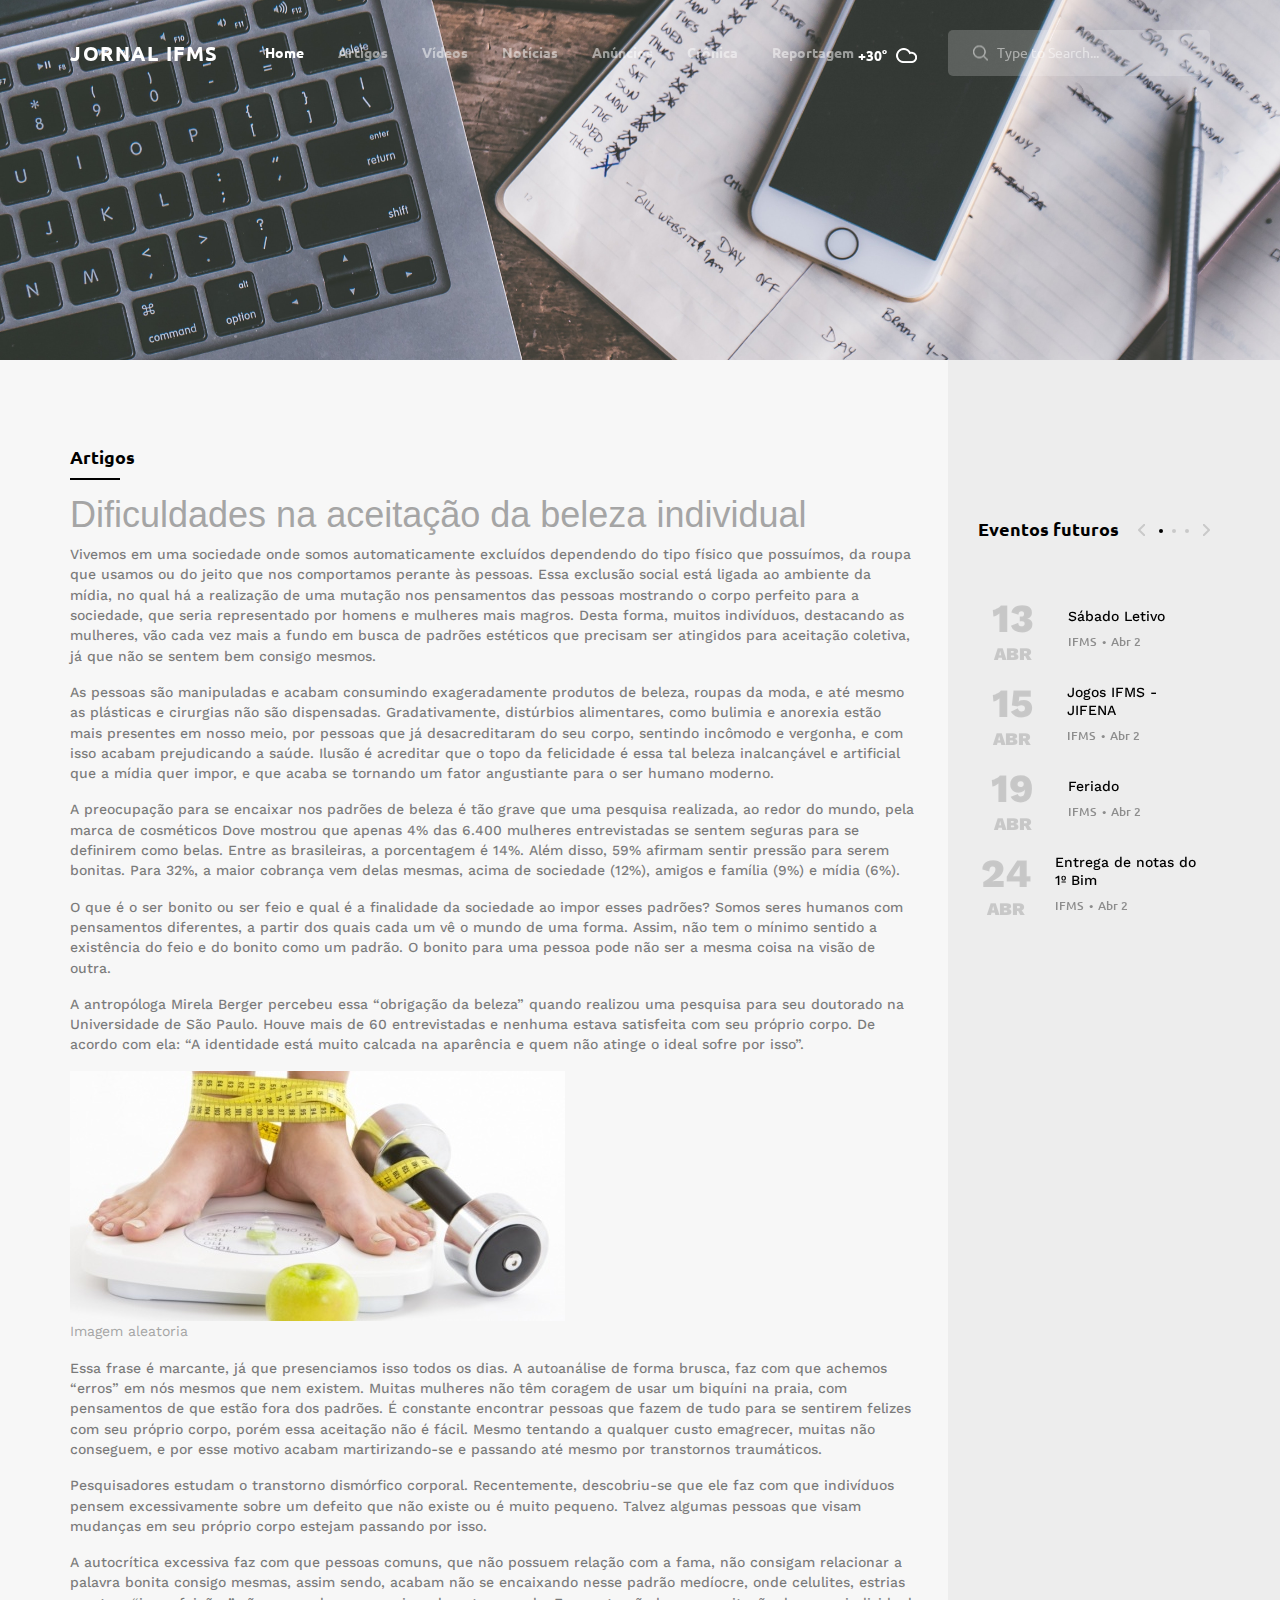
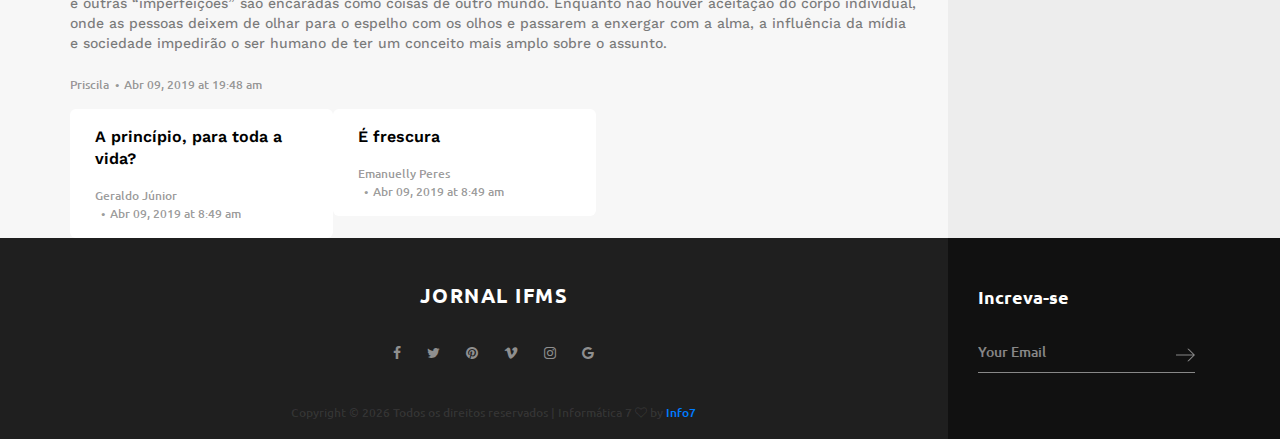
<file: artigos2.html>
<!--PAGINA SECUNDARIA-->

<!DOCTYPE html>
<html lang="en">

<head>
    <title>Jornal IFMS</title>
    <meta charset="utf-8">
    <meta http-equiv="X-UA-Compatible" content="IE=edge">
    <meta name="description" content="Demo project">
    <meta name="viewport" content="width=device-width, initial-scale=1">
    <link rel="stylesheet" type="text/css" href="public/styles/bootstrap4/bootstrap.min.css">
    <link href="public/plugins/font-awesome-4.7.0/css/font-awesome.min.css" rel="stylesheet" type="text/css">
    <link rel="stylesheet" type="text/css" href="public/plugins/OwlCarousel2-2.2.1/owl.carousel.css">
    <link rel="stylesheet" type="text/css" href="public/plugins/OwlCarousel2-2.2.1/owl.theme.default.css">
    <link rel="stylesheet" type="text/css" href="public/plugins/OwlCarousel2-2.2.1/animate.css">
    <link rel="stylesheet" type="text/css" href="public/plugins/jquery.mb.YTPlayer-3.1.12/jquery.mb.YTPlayer.css">
    <link rel="stylesheet" type="text/css" href="public/styles/category.css">
    <link rel="stylesheet" type="text/css" href="public/styles/category_responsive.css">
    <link rel="short icon" href="public/images/news.png">
</head>

<body>

    <div class="super_container">

        <!-- Header -->

        <header class="header">
            <div class="container">
                <div class="row">
                    <div class="col">
                        <div class="header_content d-flex flex-row align-items-center justify-content-start">
                            <div class="logo"><a href="#">Jornal IFMS</a></div>
                            <nav class="main_nav">
                                <ul>
                                    <li class="active"><a href="index.html">Home</a></li>
                                    <li><a href="artigos.html">Artigos</a></li>
                                    <li><a href="video.html">Vídeos</a></li>
                                    <li><a href="notices.html">Notícias</a></li>
                                    <li><a href="anuncios.html">Anúncios</a></li>
                                    <li><a href="cronica.html">Crônica</a></li>
                                    <li><a href="reportagem.html">Reportagem</a></li>
                                </ul>
                            </nav>
                            <div class="search_container ml-auto">
                                <div class="weather">
                                    <div class="temperature">+30°</div>
                                    <img class="weather_icon" src="public/images/cloud.png" alt="">
                                </div>
                                <form action="#">
                                    <input type="search" class="header_search_input" required="required"
                                        placeholder="Type to Search...">
                                    <img class="header_search_icon" src="public/images/search.png" alt="">
                                </form>

                            </div>
                            <div class="hamburger ml-auto menu_mm">
                                <i class="fa fa-bars trans_200 menu_mm" aria-hidden="true"></i>
                            </div>
                        </div>
                    </div>
                </div>
            </div>
        </header>



        <!-- Home -->

        <div class="home">
            <div class="home_background parallax-window" data-parallax="scroll"
                data-image-src="public/images/category.jpg" data-speed="0.8"></div>
        </div>

        <!-- Page Content -->

        <div class="page_content">
            <div class="container">
                <div class="row row-lg-eq-height">

                    <!-- Main Content -->

                    <div class="col-lg-9">
                        <div class="main_content">

                            <!-- Category -->

                            <div class="category">
                                <div class="section_panel d-flex flex-row align-items-center justify-content-start">
                                    <div class="section_title">Artigos</div>
                                    <div class="section_tags ml-auto">

                                    </div>

                                </div>

                                <!-- Post Body -->

                                <div class="post_body">
                                    <p class="post_p">
                                        <h2>Dificuldades na aceitação da beleza individual</h2>

                                        <p class="post_p"> Vivemos em uma sociedade onde somos
                                            automaticamente excluídos
                                            dependendo do tipo físico que
                                            possuímos, da roupa que usamos ou do jeito que nos
                                            comportamos perante às
                                            pessoas. Essa exclusão social está
                                            ligada ao ambiente da mídia, no qual há a realização de
                                            uma mutação nos
                                            pensamentos das pessoas mostrando o
                                            corpo perfeito para a sociedade, que seria representado
                                            por homens e mulheres
                                            mais magros. Desta forma, muitos
                                            indivíduos, destacando as mulheres, vão cada vez mais a
                                            fundo em busca de
                                            padrões estéticos que precisam ser
                                            atingidos para aceitação coletiva, já que não se sentem
                                            bem consigo mesmos. </p>

                                        <p class="post_p"> As pessoas são manipuladas e acabam
                                            consumindo exageradamente
                                            produtos de beleza, roupas da moda,
                                            e até mesmo as plásticas e cirurgias não são
                                            dispensadas. Gradativamente,
                                            distúrbios alimentares, como bulimia e
                                            anorexia estão mais presentes em nosso meio, por pessoas
                                            que já desacreditaram
                                            do seu corpo, sentindo incômodo e
                                            vergonha, e com isso acabam prejudicando a saúde. Ilusão
                                            é acreditar que o topo
                                            da felicidade é essa tal beleza
                                            inalcançável e artificial que a mídia quer impor, e que
                                            acaba se tornando um
                                            fator angustiante para o ser humano moderno. </p>


                                        <p class="post_p"> A preocupação para se encaixar nos
                                            padrões de beleza é tão grave
                                            que uma pesquisa realizada,
                                            ao redor do mundo, pela marca de cosméticos Dove mostrou
                                            que apenas 4% das
                                            6.400 mulheres entrevistadas se
                                            sentem seguras para se definirem como belas. Entre as
                                            brasileiras, a
                                            porcentagem é 14%. Além disso, 59% afirmam
                                            sentir pressão para serem bonitas.
                                            Para 32%, a maior cobrança vem delas mesmas, acima de
                                            sociedade (12%), amigos e
                                            família (9%) e mídia (6%). </p>

                                        <p class="post_p"> O que é o ser bonito ou ser feio e qual é
                                            a finalidade da
                                            sociedade ao impor esses
                                            padrões? Somos seres humanos com pensamentos diferentes,
                                            a partir dos quais
                                            cada um vê o mundo de
                                            uma forma. Assim, não tem o mínimo sentido a existência
                                            do feio e do bonito
                                            como um padrão. O bonito
                                            para uma pessoa pode não ser a mesma coisa na visão de
                                            outra. </p>

                                        <p class="post_o">A antropóloga Mirela Berger percebeu essa
                                            “obrigação da beleza”
                                            quando realizou uma pesquisa para
                                            seu doutorado na Universidade de São Paulo. Houve mais
                                            de 60 entrevistadas e
                                            nenhuma estava satisfeita com seu próprio corpo.
                                            De acordo com ela: “A identidade está muito calcada na
                                            aparência e quem não
                                            atinge o ideal sofre por isso”.</p>
                                        <figure>
                                            <img src="public/images/fita.jpg" alt="">
                                            <figcaption>Imagem aleatoria</figcaption>
                                        </figure>

                                        <p class="post_p">Essa frase é marcante, já que presenciamos
                                            isso todos os dias. A
                                            autoanálise de forma brusca,
                                            faz com que achemos “erros” em nós mesmos que nem
                                            existem. Muitas mulheres não
                                            têm coragem de usar um biquíni
                                            na praia, com pensamentos de que estão fora dos padrões.
                                            É constante encontrar
                                            pessoas que fazem de tudo para
                                            se sentirem felizes com seu próprio corpo, porém essa
                                            aceitação não é fácil.
                                            Mesmo tentando a qualquer custo
                                            emagrecer,
                                            muitas não conseguem, e por esse motivo acabam
                                            martirizando-se e passando até
                                            mesmo por transtornos traumáticos.</p>

                                        <p class="post_p"> Pesquisadores estudam o transtorno
                                            dismórfico corporal.
                                            Recentemente, descobriu-se que ele faz
                                            com que indivíduos pensem excessivamente sobre um
                                            defeito
                                            que não existe ou é muito pequeno. Talvez algumas
                                            pessoas que visam mudanças em
                                            seu próprio corpo estejam passando por isso. </p>

                                        <p class="post_p"> A autocrítica excessiva faz com que
                                            pessoas comuns, que não
                                            possuem relação com a fama, não consigam relacionar a
                                            palavra bonita consigo
                                            mesmas, assim sendo, acabam não se encaixando nesse
                                            padrão medíocre, onde
                                            celulites, estrias e outras “imperfeições” são encaradas
                                            como coisas de outro
                                            mundo. Enquanto não houver aceitação do corpo
                                            individual, onde as pessoas
                                            deixem de olhar para o espelho com os olhos e passarem a
                                            enxergar com a alma, a
                                            influência da mídia e sociedade impedirão o ser humano
                                            de ter um conceito mais
                                            amplo sobre o assunto.

                                        </p>
                                        <!-- Bottom Panel -->
                                        <div
                                            class="post_panel bottom_panel d-flex flex-row align-items-center justify-content-start">
                                            <div class="post_meta"><a href="#">Priscila</a><span>Abr
                                                    09, 2019 at 19:48 am</span></div>

                                        </div>
                                </div>


                                <!-- Link geraldo -->
                                <div class="card card_default card_small_no_image grid-item">
                                    <div class="card-body">
                                        <div class="card-title card-title-small"><a href="artigos.html">A princípio,
                                                para toda a
                                                vida?</a></div>
                                        <small class="post_meta"><a href="#">Geraldo
                                                Júnior</a><span>Abr 09, 2019
                                                at 8:49 am</span></small>
                                    </div>
                                </div>

                                <!-- Link manu -->
                                <div class="card card_default card_small_no_image grid-item">
                                    <div class="card-body">
                                        <div class="card-title card-title-small"><a href="artigos3.html">É frescura</a>
                                        </div>
                                        <small class="post_meta"><a href="#">Emanuelly
                                                Peres</a><span>Abr 09, 2019
                                                at 8:49 am</span></small>
                                    </div>
                                </div>


                            </div>
                        </div>
                    </div>

                    <!-- Sidebar -->

                    <div class="col-lg-3">
                        <div class="sidebar">
                            <div class="sidebar_background"></div>

                            <!-- Future Events -->

                            <div class="sidebar_section future_events">
                                <div class="sidebar_title_container">
                                    <div class="sidebar_title">Eventos futuros</div>
                                    <div class="sidebar_slider_nav">
                                        <div class="custom_nav_container sidebar_slider_nav_container">
                                            <div class="custom_prev custom_prev_events">
                                                <svg version="1.1" xmlns="http://www.w3.org/2000/svg"
                                                    xmlns:xlink="http://www.w3.org/1999/xlink" x="0px" y="0px"
                                                    width="7px" height="12px" viewBox="0 0 7 12"
                                                    enable-background="new 0 0 7 12" xml:space="preserve">
                                                    <polyline fill="#bebebe"
                                                        points="0,5.61 5.609,0 7,0 7,1.438 2.438,6 7,10.563 7,12 5.609,12 -0.002,6.39 " />
                                                </svg>
                                            </div>
                                            <ul id="custom_dots" class="custom_dots custom_dots_events">
                                                <li class="custom_dot custom_dot_events active"><span></span></li>
                                                <li class="custom_dot custom_dot_events"><span></span></li>
                                                <li class="custom_dot custom_dot_events"><span></span></li>
                                            </ul>
                                            <div class="custom_next custom_next_events">
                                                <svg version="1.1" xmlns="http://www.w3.org/2000/svg"
                                                    xmlns:xlink="http://www.w3.org/1999/xlink" x="0px" y="0px"
                                                    width="7px" height="12px" viewBox="0 0 7 12"
                                                    enable-background="new 0 0 7 12" xml:space="preserve">
                                                    <polyline fill="#bebebe"
                                                        points="6.998,6.39 1.389,12 -0.002,12 -0.002,10.562 4.561,6 -0.002,1.438 -0.002,0 1.389,0 7,5.61 " />
                                                </svg>
                                            </div>
                                        </div>
                                    </div>
                                </div>
                                <div class="sidebar_section_content">

                                    <!-- Sidebar Slider -->
                                    <div class="sidebar_slider_container">
                                        <div class="owl-carousel owl-theme sidebar_slider_events">

                                            <!-- Future Events Slider Item -->
                                            <div class="owl-item">

                                                <!-- Future Events Post -->
                                                <div class="side_post">
                                                    <a href="#">
                                                        <div
                                                            class="d-flex flex-row align-items-xl-center align-items-start justify-content-start">
                                                            <div
                                                                class="event_date d-flex flex-column align-items-center justify-content-center">
                                                                <div class="event_day">13</div>
                                                                <div class="event_month">abr</div>
                                                            </div>
                                                            <div class="side_post_content">
                                                                <div class="side_post_title">Sábado Letivo</div>
                                                                <small class="post_meta">IFMS<span>Abr 2</span></small>
                                                            </div>
                                                        </div>
                                                    </a>
                                                </div>

                                                <!-- Future Events Post -->
                                                <div class="side_post">
                                                    <a href="#">
                                                        <div
                                                            class="d-flex flex-row align-items-xl-center align-items-start justify-content-start">
                                                            <div
                                                                class="event_date d-flex flex-column align-items-center justify-content-center">
                                                                <div class="event_day">15</div>
                                                                <div class="event_month">abr</div>
                                                            </div>
                                                            <div class="side_post_content">
                                                                <div class="side_post_title">Jogos IFMS - JIFENA</div>
                                                                <small class="post_meta">IFMS<span>Abr 2</span></small>
                                                            </div>
                                                        </div>
                                                    </a>
                                                </div>



                                                <!-- Future Events Post -->
                                                <div class="side_post">
                                                    <a href="#">
                                                        <div
                                                            class="d-flex flex-row align-items-xl-center align-items-start justify-content-start">
                                                            <div
                                                                class="event_date d-flex flex-column align-items-center justify-content-center">
                                                                <div class="event_day">19</div>
                                                                <div class="event_month">abr</div>
                                                            </div>
                                                            <div class="side_post_content">
                                                                <div class="side_post_title">Feriado</div>
                                                                <small class="post_meta">IFMS<span>Abr 2</span></small>
                                                            </div>
                                                        </div>
                                                    </a>
                                                </div>

                                                <!-- Future Events Post -->
                                                <div class="side_post">
                                                    <a href="#">
                                                        <div
                                                            class="d-flex flex-row align-items-xl-center align-items-start justify-content-start">
                                                            <div
                                                                class="event_date d-flex flex-column align-items-center justify-content-center">
                                                                <div class="event_day">24</div>
                                                                <div class="event_month">abr</div>
                                                            </div>
                                                            <div class="side_post_content">
                                                                <div class="side_post_title">Entrega de notas do 1º Bim
                                                                </div>
                                                                <small class="post_meta">IFMS<span>Abr 2</span></small>
                                                            </div>
                                                        </div>
                                                    </a>
                                                </div>

                                            </div>



                                            <!-- Future Events Slider Item -->
                                            <div class="owl-item">

                                                <!-- Future Events Post -->
                                                <div class="side_post">
                                                    <a href="#">
                                                        <div
                                                            class="d-flex flex-row align-items-xl-center align-items-start justify-content-start">
                                                            <div
                                                                class="event_date d-flex flex-column align-items-center justify-content-center">
                                                                <div class="event_day">29</div>
                                                                <div class="event_month">apr</div>
                                                            </div>
                                                            <div class="side_post_content">
                                                                <div class="side_post_title">Recesso</div>
                                                                <small class="post_meta">IFMS<span>Abr 2</span></small>
                                                            </div>
                                                        </div>
                                                    </a>
                                                </div>

                                                <!-- Future Events Post -->
                                                <div class="side_post">
                                                    <a href="#">
                                                        <div
                                                            class="d-flex flex-row align-items-xl-center align-items-start justify-content-start">
                                                            <div
                                                                class="event_date d-flex flex-column align-items-center justify-content-center">
                                                                <div class="event_day">30</div>
                                                                <div class="event_month">apr</div>
                                                            </div>
                                                            <div class="side_post_content">
                                                                <div class="side_post_title">Aniversário de Nova
                                                                    Andradina</div>
                                                                <small class="post_meta">IFMS<span>Abr 2</span></small>
                                                            </div>
                                                        </div>
                                                    </a>
                                                </div>

                                                <!-- Future Events Post -->
                                                <div class="side_post">
                                                    <a href="#">
                                                        <div
                                                            class="d-flex flex-row align-items-xl-center align-items-start justify-content-start">
                                                            <div
                                                                class="event_date d-flex flex-column align-items-center justify-content-center">
                                                                <div class="event_day">01</div>
                                                                <div class="event_month">may</div>
                                                            </div>
                                                            <div class="side_post_content">
                                                                <div class="side_post_title">Dia Mundial do Trabalho
                                                                </div>
                                                                <small class="post_meta">IFMS<span>Abr 2</span></small>
                                                            </div>
                                                        </div>
                                                    </a>
                                                </div>

                                                <!-- Future Events Post -->
                                                <div class="side_post">
                                                    <a href="#">
                                                        <div
                                                            class="d-flex flex-row align-items-xl-center align-items-start justify-content-start">
                                                            <div
                                                                class="event_date d-flex flex-column align-items-center justify-content-center">
                                                                <div class="event_day">02</div>
                                                                <div class="event_month">may</div>
                                                            </div>
                                                            <div class="side_post_content">
                                                                <div class="side_post_title">Recesso</div>
                                                                <small class="post_meta">IFMS<span>Abr 2</span></small>
                                                            </div>
                                                        </div>
                                                    </a>
                                                </div>

                                            </div>

                                            <!-- Future Events Slider Item -->
                                            <div class="owl-item">

                                                <!-- Future Events Post -->
                                                <div class="side_post">
                                                    <a href="#">
                                                        <div
                                                            class="d-flex flex-row align-items-xl-center align-items-start justify-content-start">
                                                            <div
                                                                class="event_date d-flex flex-column align-items-center justify-content-center">
                                                                <div class="event_day">03</div>
                                                                <div class="event_month">may</div>
                                                            </div>
                                                            <div class="side_post_content">
                                                                <div class="side_post_title">Recesso</div>
                                                                <small class="post_meta">IFMS<span>Abr 2</span></small>
                                                            </div>
                                                        </div>
                                                    </a>
                                                </div>

                                                <!-- Future Events Post -->
                                                <div class="side_post">
                                                    <a href="#">
                                                        <div
                                                            class="d-flex flex-row align-items-xl-center align-items-start justify-content-start">
                                                            <div
                                                                class="event_date d-flex flex-column align-items-center justify-content-center">
                                                                <div class="event_day">18</div>
                                                                <div class="event_month">may</div>
                                                            </div>
                                                            <div class="side_post_content">
                                                                <div class="side_post_title">Sábado Letivo</div>
                                                                <small class="post_meta">IFMS<span>Abr 2</span></small>
                                                            </div>
                                                        </div>
                                                    </a>
                                                </div>

                                                <!-- Future Events Post -->
                                                <div class="side_post">
                                                    <a href="#">
                                                        <div
                                                            class="d-flex flex-row align-items-xl-center align-items-start justify-content-start">
                                                            <div
                                                                class="event_date d-flex flex-column align-items-center justify-content-center">
                                                                <div class="event_day">01</div>
                                                                <div class="event_month">jun</div>
                                                            </div>
                                                            <div class="side_post_content">
                                                                <div class="side_post_title">Sábado Letivo</div>
                                                                <small class="post_meta">IFMS<span>Abr 2</span></small>
                                                            </div>
                                                        </div>
                                                    </a>
                                                </div>

                                                <!-- Future Events Post -->
                                                <div class="side_post">
                                                    <a href="#">
                                                        <div
                                                            class="d-flex flex-row align-items-xl-center align-items-start justify-content-start">
                                                            <div
                                                                class="event_date d-flex flex-column align-items-center justify-content-center">
                                                                <div class="event_day">20</div>
                                                                <div class="event_month">jun</div>
                                                            </div>
                                                            <div class="side_post_content">
                                                                <div class="side_post_title">Corpus Christi</div>
                                                                <small class="post_meta">IFMS<span>Abr 2</span></small>
                                                            </div>
                                                        </div>
                                                    </a>
                                                </div>

                                            </div>

                                        </div>
                                    </div>
                                </div>
                            </div>

                        </div>
                    </div>

                </div>
            </div>
        </div>


        <!-- Footer -->

        <footer class="footer">
            <div class="container">
                <div class="row row-lg-eq-height">
                    <div class="col-lg-9 order-lg-1 order-2">
                        <div class="footer_content">
                            <div class="footer_logo"><a href="#">Jornal IFMS</a></div>
                            <div class="footer_social">
                                <ul>
                                    <li class="footer_social_facebook"><a href="#"><i class="fa fa-facebook"
                                                aria-hidden="true"></i></a></li>
                                    <li class="footer_social_twitter"><a href="#"><i class="fa fa-twitter"
                                                aria-hidden="true"></i></a></li>
                                    <li class="footer_social_pinterest"><a href="#"><i class="fa fa-pinterest"
                                                aria-hidden="true"></i></a></li>
                                    <li class="footer_social_vimeo"><a href="#"><i class="fa fa-vimeo"
                                                aria-hidden="true"></i></a></li>
                                    <li class="footer_social_instagram"><a href="#"><i class="fa fa-instagram"
                                                aria-hidden="true"></i></a></li>
                                    <li class="footer_social_google"><a href="#"><i class="fa fa-google"
                                                aria-hidden="true"></i></a></li>
                                </ul>
                            </div>
                            <div class="copyright">
                                <!-- Link back to Colorlib can't be removed. Template is licensed under CC BY 3.0. -->
                                Copyright &copy;
                                <script>document.write(new Date().getFullYear());</script> Todos os
                                direitos
                                reservados
                                | Informática 7 <i class="fa fa-heart-o" aria-hidden="true"></i> by <a href="#"
                                    target="_blank">Info7</a>
                                <!-- Link back to Colorlib can't be removed. Template is licensed under CC BY 3.0. -->
                            </div>
                        </div>
                    </div>
                    <div class="col-lg-3 order-lg-2 order-1">
                        <div class="subscribe">
                            <div class="subscribe_background"></div>
                            <div class="subscribe_content">
                                <div class="subscribe_title">Increva-se</div>
                                <form action="#">
                                    <input type="email" class="sub_input" placeholder="Your Email" required="required">
                                    <button class="sub_button">
                                        <svg version="1.1" id="link_arrow_1" xmlns="http://www.w3.org/2000/svg"
                                            xmlns:xlink="http://www.w3.org/1999/xlink" x="0px" y="0px" width="19px"
                                            height="13px" viewBox="0 0 19 13" enable-background="new 0 0 19 13"
                                            xml:space="preserve">
                                            <polygon fill="#FFFFFF"
                                                points="12.475,0 11.061,0 17.081,6.021 0,6.021 0,7.021 17.038,7.021 11.06,13 12.474,13 18.974,6.5 " />
                                        </svg>
                                    </button>
                                </form>
                            </div>
                        </div>
                    </div>
                </div>
            </div>
        </footer>
    </div>

    <script src="public/js/jquery-3.2.1.min.js"></script>
    <script src="public/styles/bootstrap4/popper.js"></script>
    <script src="public/styles/bootstrap4/bootstrap.min.js"></script>
    <script src="public/plugins/OwlCarousel2-2.2.1/owl.carousel.js"></script>
    <script src="public/plugins/easing/easing.js"></script>
    <script src="public/plugins/masonry/masonry.js"></script>
    <script src="public/plugins/parallax-js-master/parallax.min.js"></script>
    <script src="public/js/post.js"></script>
</body>

</html>
</file>
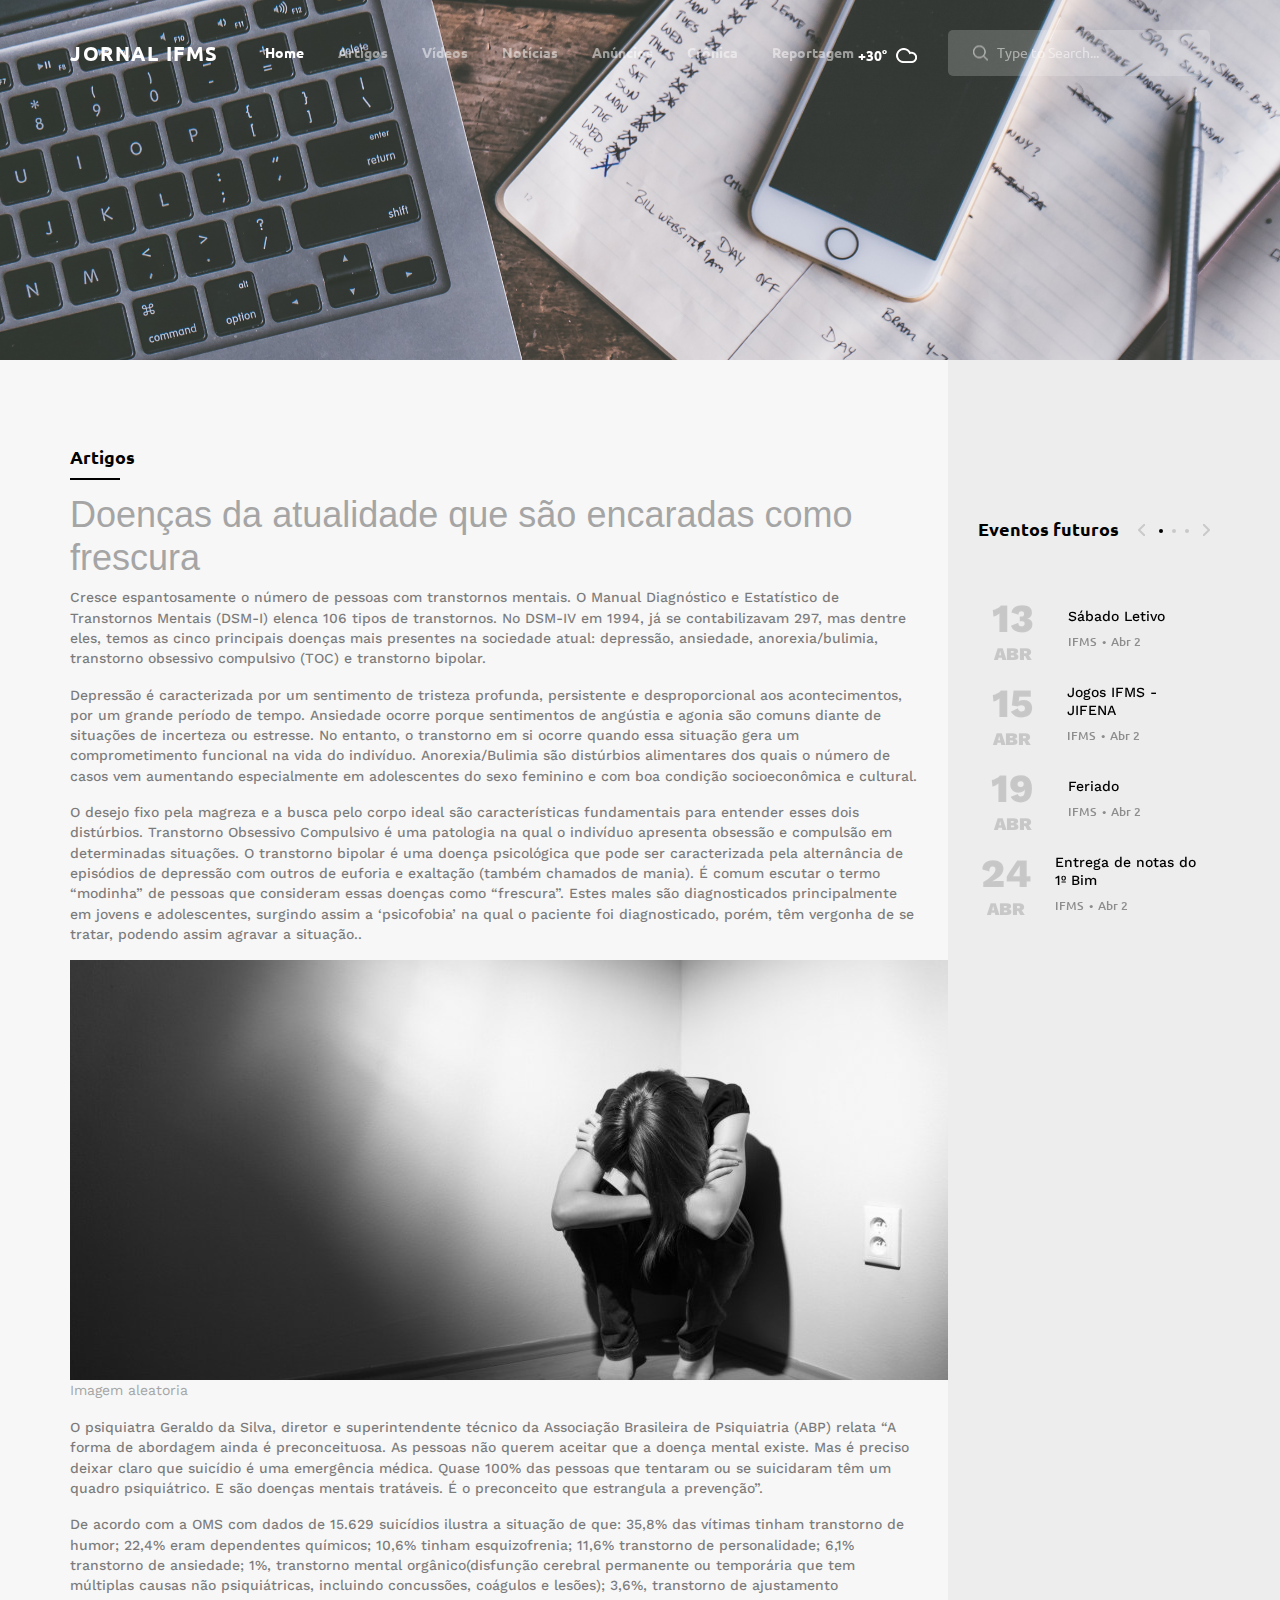
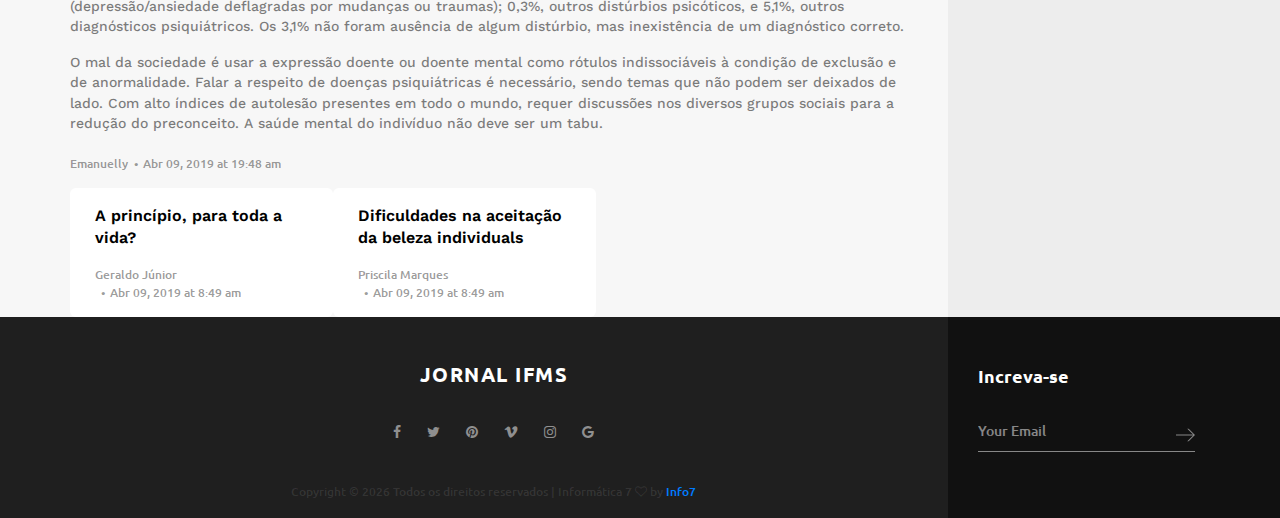
<file: artigos3.html>
<!--PAGINA SECUNDARIA-->

<!DOCTYPE html>
<html lang="en">

<head>
    <title>Jornal IFMS</title>
    <meta charset="utf-8">
    <meta http-equiv="X-UA-Compatible" content="IE=edge">
    <meta name="description" content="Demo project">
    <meta name="viewport" content="width=device-width, initial-scale=1">
    <link rel="stylesheet" type="text/css" href="public/styles/bootstrap4/bootstrap.min.css">
    <link href="public/plugins/font-awesome-4.7.0/css/font-awesome.min.css" rel="stylesheet" type="text/css">
    <link rel="stylesheet" type="text/css" href="public/plugins/OwlCarousel2-2.2.1/owl.carousel.css">
    <link rel="stylesheet" type="text/css" href="public/plugins/OwlCarousel2-2.2.1/owl.theme.default.css">
    <link rel="stylesheet" type="text/css" href="public/plugins/OwlCarousel2-2.2.1/animate.css">
    <link rel="stylesheet" type="text/css" href="public/plugins/jquery.mb.YTPlayer-3.1.12/jquery.mb.YTPlayer.css">
    <link rel="stylesheet" type="text/css" href="public/styles/category.css">
    <link rel="stylesheet" type="text/css" href="public/styles/category_responsive.css">
    <link rel="short icon" href="public/images/news.png">
</head>

<body>

    <div class="super_container">

        <!-- Header -->

        <header class="header">
            <div class="container">
                <div class="row">
                    <div class="col">
                        <div class="header_content d-flex flex-row align-items-center justify-content-start">
                            <div class="logo"><a href="#">Jornal IFMS</a></div>
                            <nav class="main_nav">
                                <ul>
                                    <li class="active"><a href="index.html">Home</a></li>
                                    <li><a href="artigos.html">Artigos</a></li>
                                    <li><a href="video.html">Vídeos</a></li>
                                    <li><a href="notices.html">Notícias</a></li>
                                    <li><a href="anuncios.html">Anúncios</a></li>
                                    <li><a href="cronica.html">Crônica</a></li>
                                    <li><a href="reportagem.html">Reportagem</a></li>
                                </ul>
                            </nav>
                            <div class="search_container ml-auto">
                                <div class="weather">
                                    <div class="temperature">+30°</div>
                                    <img class="weather_icon" src="public/images/cloud.png" alt="">
                                </div>
                                <form action="#">
                                    <input type="search" class="header_search_input" required="required"
                                        placeholder="Type to Search...">
                                    <img class="header_search_icon" src="public/images/search.png" alt="">
                                </form>

                            </div>
                            <div class="hamburger ml-auto menu_mm">
                                <i class="fa fa-bars trans_200 menu_mm" aria-hidden="true"></i>
                            </div>
                        </div>
                    </div>
                </div>
            </div>
        </header>



        <!-- Home -->

        <div class="home">
            <div class="home_background parallax-window" data-parallax="scroll"
                data-image-src="public/images/category.jpg" data-speed="0.8"></div>
        </div>

        <!-- Page Content -->

        <div class="page_content">
            <div class="container">
                <div class="row row-lg-eq-height">

                    <!-- Main Content -->

                    <div class="col-lg-9">
                        <div class="main_content">

                            <!-- Category -->

                            <div class="category">
                                <div class="section_panel d-flex flex-row align-items-center justify-content-start">
                                    <div class="section_title">Artigos</div>
                                    <div class="section_tags ml-auto">

                                    </div>

                                </div>

                                <!-- Post Body -->

                                <div class="post_body">
                                    <p class="post_p">
                                        <h2>Doenças da atualidade que são encaradas como frescura</h2>

                                        <p class="post_p"> Cresce espantosamente o número de pessoas com transtornos
                                            mentais. O Manual Diagnóstico e Estatístico de Transtornos Mentais (DSM-I)
                                            elenca 106 tipos de transtornos. No DSM-IV em 1994, já se contabilizavam
                                            297, mas dentre eles, temos as cinco principais doenças mais presentes na
                                            sociedade atual: depressão, ansiedade, anorexia/bulimia, transtorno
                                            obsessivo compulsivo (TOC) e transtorno bipolar. </p>

                                        <p class="post_p"> Depressão é caracterizada por um sentimento de tristeza
                                            profunda, persistente e desproporcional aos acontecimentos, por um grande
                                            período de tempo. Ansiedade ocorre porque sentimentos de angústia e agonia
                                            são comuns diante de situações de incerteza ou estresse. No entanto, o
                                            transtorno em si ocorre quando essa situação gera um comprometimento
                                            funcional na vida do indivíduo. Anorexia/Bulimia são distúrbios alimentares
                                            dos quais o número de casos vem aumentando especialmente em adolescentes do
                                            sexo feminino e com boa condição socioeconômica e cultural. </p>

                                        <p class="post_p"> O desejo fixo pela magreza e a busca pelo corpo ideal são
                                            características
                                            fundamentais para entender esses dois distúrbios. Transtorno Obsessivo
                                            Compulsivo é uma patologia na qual o indivíduo apresenta obsessão e
                                            compulsão
                                            em determinadas situações. O transtorno bipolar é uma doença psicológica
                                            que
                                            pode ser caracterizada pela alternância de episódios de depressão com
                                            outros de
                                            euforia e exaltação (também chamados de mania). É comum escutar o termo
                                            “modinha” de pessoas que consideram essas doenças como “frescura”. Estes
                                            males
                                            são diagnosticados principalmente em jovens e adolescentes, surgindo assim
                                            a
                                            ‘psicofobia’ na qual o paciente foi diagnosticado, porém, têm vergonha de
                                            se
                                            tratar, podendo assim agravar a situação..
                                        </p>

                                        <figure>
                                            <img src="public/images/dep.jpg" alt="">
                                            <figcaption>Imagem aleatoria</figcaption>
                                        </figure>

                                        <p class="post_p">O psiquiatra Geraldo da Silva, diretor e superintendente
                                            técnico
                                            da Associação Brasileira de Psiquiatria (ABP) relata “A forma de abordagem
                                            ainda é preconceituosa. As pessoas não querem aceitar que a doença mental
                                            existe. Mas é preciso deixar claro que suicídio é uma emergência médica.
                                            Quase
                                            100% das pessoas que tentaram ou se suicidaram têm um quadro psiquiátrico.
                                            E
                                            são doenças mentais tratáveis. É o preconceito que estrangula a prevenção”.
                                        </p>

                                        <p class="post_p"> De acordo com a OMS com dados de 15.629 suicídios ilustra a
                                            situação de que: 35,8% das vítimas tinham transtorno de humor; 22,4% eram
                                            dependentes químicos; 10,6% tinham esquizofrenia; 11,6% transtorno de
                                            personalidade; 6,1% transtorno de ansiedade; 1%, transtorno mental
                                            orgânico(disfunção cerebral permanente ou temporária que tem múltiplas
                                            causas
                                            não psiquiátricas, incluindo concussões, coágulos e lesões); 3,6%,
                                            transtorno
                                            de ajustamento (depressão/ansiedade deflagradas por mudanças ou traumas);
                                            0,3%,
                                            outros distúrbios psicóticos, e 5,1%, outros diagnósticos psiquiátricos. Os
                                            3,1% não foram ausência de algum distúrbio, mas inexistência de um
                                            diagnóstico
                                            correto. </p>

                                        <p class="post_p">O mal da sociedade é usar a expressão doente ou doente mental
                                            como rótulos indissociáveis à condição de exclusão e de anormalidade. Falar
                                            a
                                            respeito de doenças psiquiátricas é necessário, sendo temas que não podem
                                            ser
                                            deixados de lado. Com alto índices de autolesão presentes em todo o mundo,
                                            requer discussões nos diversos grupos sociais para a redução do
                                            preconceito. A
                                            saúde mental do indivíduo não deve ser um tabu. </p>
                                        <!-- Bottom Panel -->
                                        <div
                                            class="post_panel bottom_panel d-flex flex-row align-items-center justify-content-start">
                                            <div class="post_meta"><a href="#">Emanuelly</a><span>Abr
                                                    09, 2019 at 19:48 am</span></div>

                                        </div>
                                </div>


                                <!-- Link gerldo -->
                                <div class="card card_default card_small_no_image grid-item">
                                    <div class="card-body">
                                        <div class="card-title card-title-small"><a href="artigos.html">A princípio,
                                                para toda a
                                                vida?</a></div>
                                        <small class="post_meta"><a href="#">Geraldo
                                                Júnior</a><span>Abr 09, 2019
                                                at 8:49 am</span></small>
                                    </div>
                                </div>

                                <!-- Link prsicila -->
                                <div class="card card_default card_small_no_image grid-item">
                                    <div class="card-body">
                                        <div class="card-title card-title-small"><a href="artigos2.html">Dificuldades
                                                na aceitação da beleza individuals</a></div>
                                        <small class="post_meta"><a href="#">Priscila Marques</a><span>Abr 09, 2019
                                                at 8:49 am</span></small>
                                    </div>
                                </div>


                            </div>
                        </div>
                    </div>

                    <!-- Sidebar -->

                    <div class="col-lg-3">
                        <div class="sidebar">
                            <div class="sidebar_background"></div>

                            <!-- Future Events -->

                            <div class="sidebar_section future_events">
                                <div class="sidebar_title_container">
                                    <div class="sidebar_title">Eventos futuros</div>
                                    <div class="sidebar_slider_nav">
                                        <div class="custom_nav_container sidebar_slider_nav_container">
                                            <div class="custom_prev custom_prev_events">
                                                <svg version="1.1" xmlns="http://www.w3.org/2000/svg"
                                                    xmlns:xlink="http://www.w3.org/1999/xlink" x="0px" y="0px"
                                                    width="7px" height="12px" viewBox="0 0 7 12"
                                                    enable-background="new 0 0 7 12" xml:space="preserve">
                                                    <polyline fill="#bebebe"
                                                        points="0,5.61 5.609,0 7,0 7,1.438 2.438,6 7,10.563 7,12 5.609,12 -0.002,6.39 " />
                                                </svg>
                                            </div>
                                            <ul id="custom_dots" class="custom_dots custom_dots_events">
                                                <li class="custom_dot custom_dot_events active"><span></span></li>
                                                <li class="custom_dot custom_dot_events"><span></span></li>
                                                <li class="custom_dot custom_dot_events"><span></span></li>
                                            </ul>
                                            <div class="custom_next custom_next_events">
                                                <svg version="1.1" xmlns="http://www.w3.org/2000/svg"
                                                    xmlns:xlink="http://www.w3.org/1999/xlink" x="0px" y="0px"
                                                    width="7px" height="12px" viewBox="0 0 7 12"
                                                    enable-background="new 0 0 7 12" xml:space="preserve">
                                                    <polyline fill="#bebebe"
                                                        points="6.998,6.39 1.389,12 -0.002,12 -0.002,10.562 4.561,6 -0.002,1.438 -0.002,0 1.389,0 7,5.61 " />
                                                </svg>
                                            </div>
                                        </div>
                                    </div>
                                </div>
                                <div class="sidebar_section_content">

                                    <!-- Sidebar Slider -->
                                    <div class="sidebar_slider_container">
                                        <div class="owl-carousel owl-theme sidebar_slider_events">

                                            <!-- Future Events Slider Item -->
                                            <div class="owl-item">

                                                <!-- Future Events Post -->
                                                <div class="side_post">
                                                    <a href="#">
                                                        <div
                                                            class="d-flex flex-row align-items-xl-center align-items-start justify-content-start">
                                                            <div
                                                                class="event_date d-flex flex-column align-items-center justify-content-center">
                                                                <div class="event_day">13</div>
                                                                <div class="event_month">abr</div>
                                                            </div>
                                                            <div class="side_post_content">
                                                                <div class="side_post_title">Sábado Letivo</div>
                                                                <small class="post_meta">IFMS<span>Abr 2</span></small>
                                                            </div>
                                                        </div>
                                                    </a>
                                                </div>

                                                <!-- Future Events Post -->
                                                <div class="side_post">
                                                    <a href="#">
                                                        <div
                                                            class="d-flex flex-row align-items-xl-center align-items-start justify-content-start">
                                                            <div
                                                                class="event_date d-flex flex-column align-items-center justify-content-center">
                                                                <div class="event_day">15</div>
                                                                <div class="event_month">abr</div>
                                                            </div>
                                                            <div class="side_post_content">
                                                                <div class="side_post_title">Jogos IFMS - JIFENA</div>
                                                                <small class="post_meta">IFMS<span>Abr 2</span></small>
                                                            </div>
                                                        </div>
                                                    </a>
                                                </div>



                                                <!-- Future Events Post -->
                                                <div class="side_post">
                                                    <a href="#">
                                                        <div
                                                            class="d-flex flex-row align-items-xl-center align-items-start justify-content-start">
                                                            <div
                                                                class="event_date d-flex flex-column align-items-center justify-content-center">
                                                                <div class="event_day">19</div>
                                                                <div class="event_month">abr</div>
                                                            </div>
                                                            <div class="side_post_content">
                                                                <div class="side_post_title">Feriado</div>
                                                                <small class="post_meta">IFMS<span>Abr 2</span></small>
                                                            </div>
                                                        </div>
                                                    </a>
                                                </div>

                                                <!-- Future Events Post -->
                                                <div class="side_post">
                                                    <a href="#">
                                                        <div
                                                            class="d-flex flex-row align-items-xl-center align-items-start justify-content-start">
                                                            <div
                                                                class="event_date d-flex flex-column align-items-center justify-content-center">
                                                                <div class="event_day">24</div>
                                                                <div class="event_month">abr</div>
                                                            </div>
                                                            <div class="side_post_content">
                                                                <div class="side_post_title">Entrega de notas do 1º Bim
                                                                </div>
                                                                <small class="post_meta">IFMS<span>Abr 2</span></small>
                                                            </div>
                                                        </div>
                                                    </a>
                                                </div>

                                            </div>



                                            <!-- Future Events Slider Item -->
                                            <div class="owl-item">

                                                <!-- Future Events Post -->
                                                <div class="side_post">
                                                    <a href="#">
                                                        <div
                                                            class="d-flex flex-row align-items-xl-center align-items-start justify-content-start">
                                                            <div
                                                                class="event_date d-flex flex-column align-items-center justify-content-center">
                                                                <div class="event_day">29</div>
                                                                <div class="event_month">apr</div>
                                                            </div>
                                                            <div class="side_post_content">
                                                                <div class="side_post_title">Recesso</div>
                                                                <small class="post_meta">IFMS<span>Abr 2</span></small>
                                                            </div>
                                                        </div>
                                                    </a>
                                                </div>

                                                <!-- Future Events Post -->
                                                <div class="side_post">
                                                    <a href="#">
                                                        <div
                                                            class="d-flex flex-row align-items-xl-center align-items-start justify-content-start">
                                                            <div
                                                                class="event_date d-flex flex-column align-items-center justify-content-center">
                                                                <div class="event_day">30</div>
                                                                <div class="event_month">apr</div>
                                                            </div>
                                                            <div class="side_post_content">
                                                                <div class="side_post_title">Aniversário de Nova
                                                                    Andradina</div>
                                                                <small class="post_meta">IFMS<span>Abr 2</span></small>
                                                            </div>
                                                        </div>
                                                    </a>
                                                </div>

                                                <!-- Future Events Post -->
                                                <div class="side_post">
                                                    <a href="#">
                                                        <div
                                                            class="d-flex flex-row align-items-xl-center align-items-start justify-content-start">
                                                            <div
                                                                class="event_date d-flex flex-column align-items-center justify-content-center">
                                                                <div class="event_day">01</div>
                                                                <div class="event_month">may</div>
                                                            </div>
                                                            <div class="side_post_content">
                                                                <div class="side_post_title">Dia Mundial do Trabalho
                                                                </div>
                                                                <small class="post_meta">IFMS<span>Abr 2</span></small>
                                                            </div>
                                                        </div>
                                                    </a>
                                                </div>

                                                <!-- Future Events Post -->
                                                <div class="side_post">
                                                    <a href="#">
                                                        <div
                                                            class="d-flex flex-row align-items-xl-center align-items-start justify-content-start">
                                                            <div
                                                                class="event_date d-flex flex-column align-items-center justify-content-center">
                                                                <div class="event_day">02</div>
                                                                <div class="event_month">may</div>
                                                            </div>
                                                            <div class="side_post_content">
                                                                <div class="side_post_title">Recesso</div>
                                                                <small class="post_meta">IFMS<span>Abr 2</span></small>
                                                            </div>
                                                        </div>
                                                    </a>
                                                </div>

                                            </div>

                                            <!-- Future Events Slider Item -->
                                            <div class="owl-item">

                                                <!-- Future Events Post -->
                                                <div class="side_post">
                                                    <a href="#">
                                                        <div
                                                            class="d-flex flex-row align-items-xl-center align-items-start justify-content-start">
                                                            <div
                                                                class="event_date d-flex flex-column align-items-center justify-content-center">
                                                                <div class="event_day">03</div>
                                                                <div class="event_month">may</div>
                                                            </div>
                                                            <div class="side_post_content">
                                                                <div class="side_post_title">Recesso</div>
                                                                <small class="post_meta">IFMS<span>Abr 2</span></small>
                                                            </div>
                                                        </div>
                                                    </a>
                                                </div>

                                                <!-- Future Events Post -->
                                                <div class="side_post">
                                                    <a href="#">
                                                        <div
                                                            class="d-flex flex-row align-items-xl-center align-items-start justify-content-start">
                                                            <div
                                                                class="event_date d-flex flex-column align-items-center justify-content-center">
                                                                <div class="event_day">18</div>
                                                                <div class="event_month">may</div>
                                                            </div>
                                                            <div class="side_post_content">
                                                                <div class="side_post_title">Sábado Letivo</div>
                                                                <small class="post_meta">IFMS<span>Abr 2</span></small>
                                                            </div>
                                                        </div>
                                                    </a>
                                                </div>

                                                <!-- Future Events Post -->
                                                <div class="side_post">
                                                    <a href="#">
                                                        <div
                                                            class="d-flex flex-row align-items-xl-center align-items-start justify-content-start">
                                                            <div
                                                                class="event_date d-flex flex-column align-items-center justify-content-center">
                                                                <div class="event_day">01</div>
                                                                <div class="event_month">jun</div>
                                                            </div>
                                                            <div class="side_post_content">
                                                                <div class="side_post_title">Sábado Letivo</div>
                                                                <small class="post_meta">IFMS<span>Abr 2</span></small>
                                                            </div>
                                                        </div>
                                                    </a>
                                                </div>

                                                <!-- Future Events Post -->
                                                <div class="side_post">
                                                    <a href="#">
                                                        <div
                                                            class="d-flex flex-row align-items-xl-center align-items-start justify-content-start">
                                                            <div
                                                                class="event_date d-flex flex-column align-items-center justify-content-center">
                                                                <div class="event_day">20</div>
                                                                <div class="event_month">jun</div>
                                                            </div>
                                                            <div class="side_post_content">
                                                                <div class="side_post_title">Corpus Christi</div>
                                                                <small class="post_meta">IFMS<span>Abr 2</span></small>
                                                            </div>
                                                        </div>
                                                    </a>
                                                </div>

                                            </div>

                                        </div>
                                    </div>
                                </div>
                            </div>

                        </div>
                    </div>

                </div>
            </div>
        </div>


        <!-- Footer -->

        <footer class="footer">
            <div class="container">
                <div class="row row-lg-eq-height">
                    <div class="col-lg-9 order-lg-1 order-2">
                        <div class="footer_content">
                            <div class="footer_logo"><a href="#">Jornal IFMS</a></div>
                            <div class="footer_social">
                                <ul>
                                    <li class="footer_social_facebook"><a href="#"><i class="fa fa-facebook"
                                                aria-hidden="true"></i></a></li>
                                    <li class="footer_social_twitter"><a href="#"><i class="fa fa-twitter"
                                                aria-hidden="true"></i></a></li>
                                    <li class="footer_social_pinterest"><a href="#"><i class="fa fa-pinterest"
                                                aria-hidden="true"></i></a></li>
                                    <li class="footer_social_vimeo"><a href="#"><i class="fa fa-vimeo"
                                                aria-hidden="true"></i></a></li>
                                    <li class="footer_social_instagram"><a href="#"><i class="fa fa-instagram"
                                                aria-hidden="true"></i></a></li>
                                    <li class="footer_social_google"><a href="#"><i class="fa fa-google"
                                                aria-hidden="true"></i></a></li>
                                </ul>
                            </div>
                            <div class="copyright">
                                <!-- Link back to Colorlib can't be removed. Template is licensed under CC BY 3.0. -->
                                Copyright &copy;
                                <script>document.write(new Date().getFullYear());</script> Todos os
                                direitos
                                reservados
                                | Informática 7 <i class="fa fa-heart-o" aria-hidden="true"></i> by <a href="#"
                                    target="_blank">Info7</a>
                                <!-- Link back to Colorlib can't be removed. Template is licensed under CC BY 3.0. -->
                            </div>
                        </div>
                    </div>
                    <div class="col-lg-3 order-lg-2 order-1">
                        <div class="subscribe">
                            <div class="subscribe_background"></div>
                            <div class="subscribe_content">
                                <div class="subscribe_title">Increva-se</div>
                                <form action="#">
                                    <input type="email" class="sub_input" placeholder="Your Email" required="required">
                                    <button class="sub_button">
                                        <svg version="1.1" id="link_arrow_1" xmlns="http://www.w3.org/2000/svg"
                                            xmlns:xlink="http://www.w3.org/1999/xlink" x="0px" y="0px" width="19px"
                                            height="13px" viewBox="0 0 19 13" enable-background="new 0 0 19 13"
                                            xml:space="preserve">
                                            <polygon fill="#FFFFFF"
                                                points="12.475,0 11.061,0 17.081,6.021 0,6.021 0,7.021 17.038,7.021 11.06,13 12.474,13 18.974,6.5 " />
                                        </svg>
                                    </button>
                                </form>
                            </div>
                        </div>
                    </div>
                </div>
            </div>
        </footer>
    </div>

    <script src="public/js/jquery-3.2.1.min.js"></script>
    <script src="public/styles/bootstrap4/popper.js"></script>
    <script src="public/styles/bootstrap4/bootstrap.min.js"></script>
    <script src="public/plugins/OwlCarousel2-2.2.1/owl.carousel.js"></script>
    <script src="public/plugins/easing/easing.js"></script>
    <script src="public/plugins/masonry/masonry.js"></script>
    <script src="public/plugins/parallax-js-master/parallax.min.js"></script>
    <script src="public/js/post.js"></script>
</body>

</html>
</file>
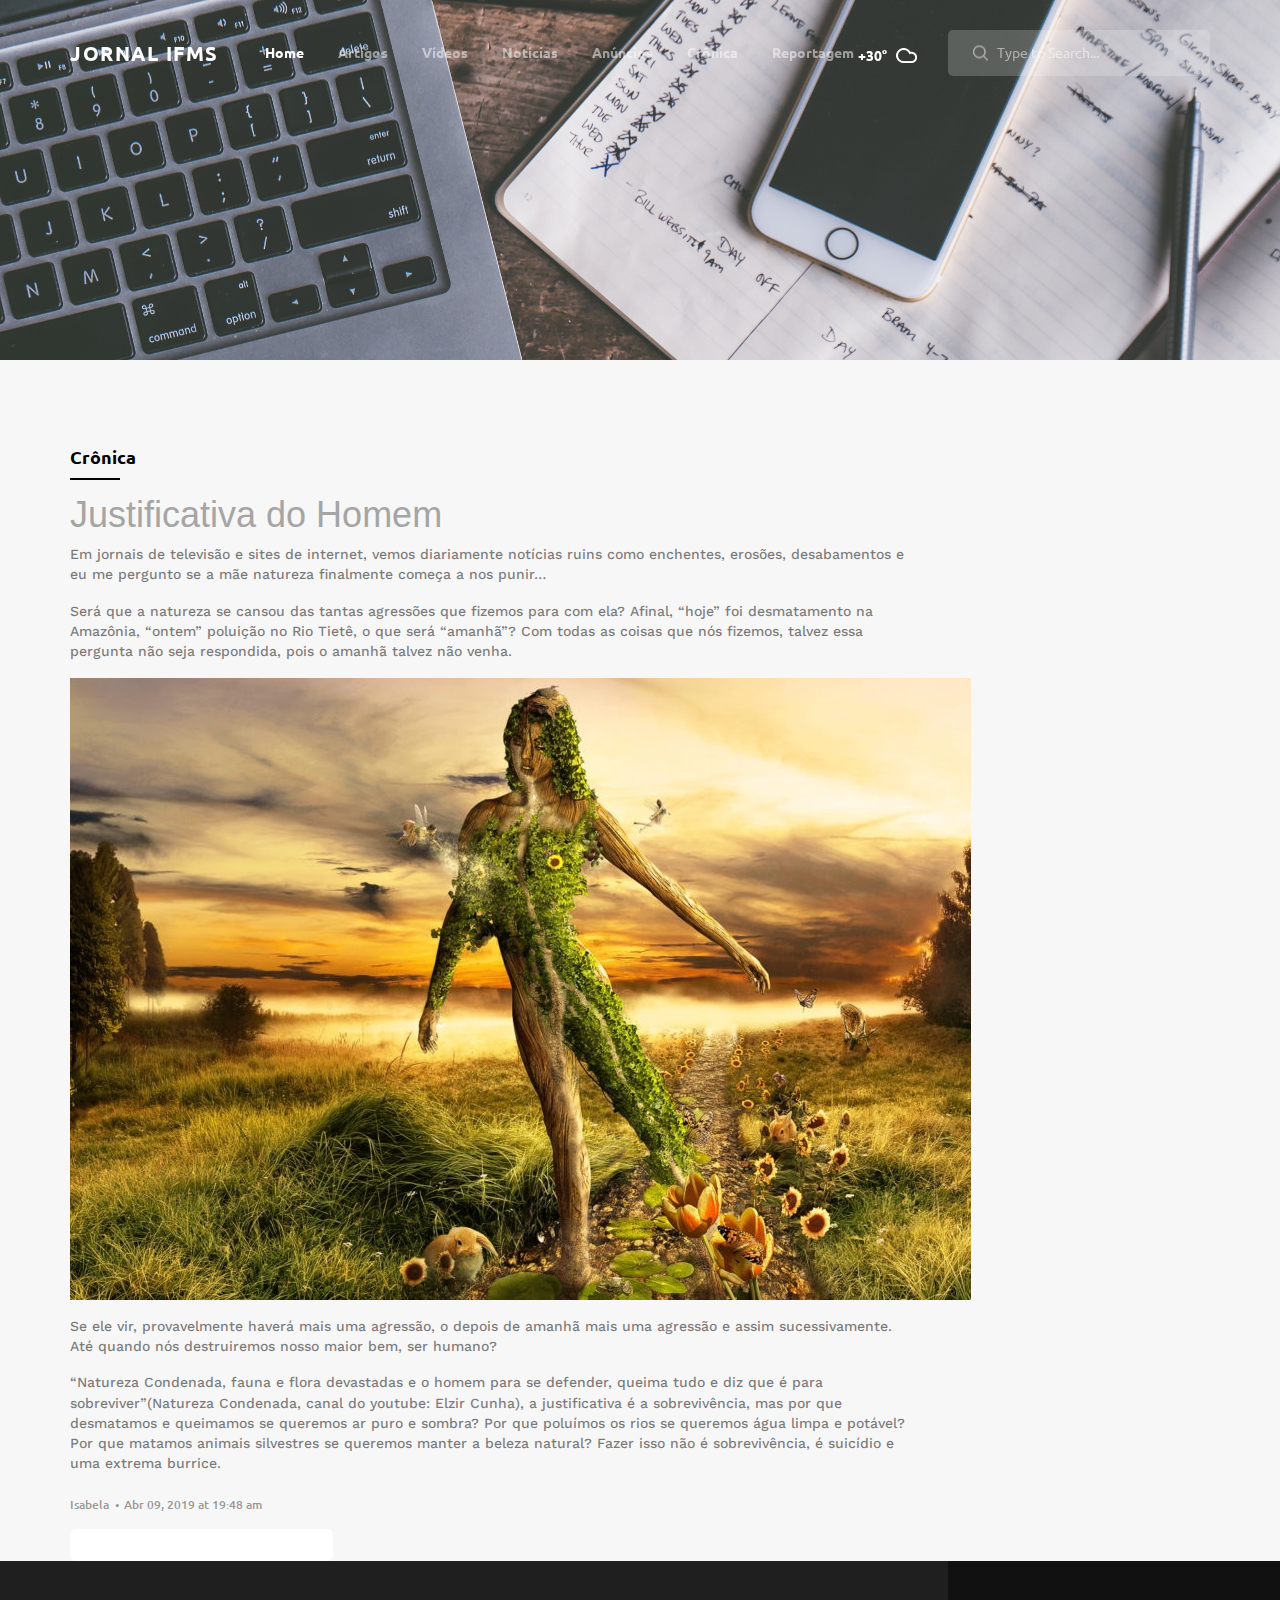
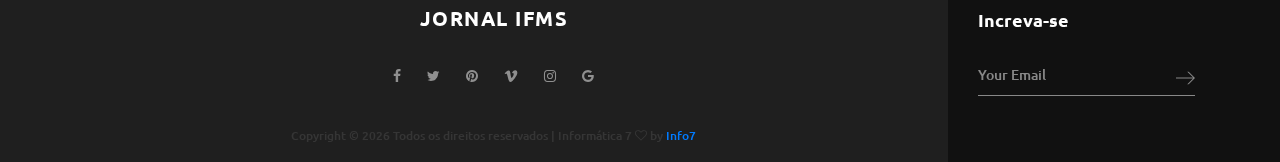
<file: cronica.html>
<!--PAGINA SECUNDARIA-->

<!DOCTYPE html>
<html lang="en">

<head>
    <title>Jornal IFMS</title>
    <meta charset="utf-8">
    <meta http-equiv="X-UA-Compatible" content="IE=edge">
    <meta name="description" content="Demo project">
    <meta name="viewport" content="width=device-width, initial-scale=1">
    <link rel="stylesheet" type="text/css" href="public/styles/bootstrap4/bootstrap.min.css">
    <link href="public/plugins/font-awesome-4.7.0/css/font-awesome.min.css" rel="stylesheet" type="text/css">
    <link rel="stylesheet" type="text/css" href="public/plugins/OwlCarousel2-2.2.1/owl.carousel.css">
    <link rel="stylesheet" type="text/css" href="public/plugins/OwlCarousel2-2.2.1/owl.theme.default.css">
    <link rel="stylesheet" type="text/css" href="public/plugins/OwlCarousel2-2.2.1/animate.css">
    <link rel="stylesheet" type="text/css" href="public/plugins/jquery.mb.YTPlayer-3.1.12/jquery.mb.YTPlayer.css">
    <link rel="stylesheet" type="text/css" href="public/styles/category.css">
    <link rel="stylesheet" type="text/css" href="public/styles/category_responsive.css">
    <link rel="short icon" href="public/images/news.png">
</head>

<body>

    <div class="super_container">

        <!-- Header -->

        <header class="header">
            <div class="container">
                <div class="row">
                    <div class="col">
                        <div class="header_content d-flex flex-row align-items-center justify-content-start">
                            <div class="logo"><a href="#">Jornal IFMS</a></div>
                            <nav class="main_nav">
                                <ul>
                                    <li class="active"><a href="index.html">Home</a></li>
                                    <li><a href="artigos.html">Artigos</a></li>
                                    <li><a href="video.html">Vídeos</a></li>
                                    <li><a href="notices.html">Notícias</a></li>
                                    <li><a href="anuncios.html">Anúncios</a></li>
                                    <li><a href="cronica.html">Crônica</a></li>
                                    <li><a href="reportagem.html">Reportagem</a></li>
                                </ul>
                            </nav>
                            <div class="search_container ml-auto">
                                <div class="weather">
                                    <div class="temperature">+30°</div>
                                    <img class="weather_icon" src="public/images/cloud.png" alt="">
                                </div>
                                <form action="#">
                                    <input type="search" class="header_search_input" required="required"
                                        placeholder="Type to Search...">
                                    <img class="header_search_icon" src="public/images/search.png" alt="">
                                </form>

                            </div>
                            <div class="hamburger ml-auto menu_mm">
                                <i class="fa fa-bars trans_200 menu_mm" aria-hidden="true"></i>
                            </div>
                        </div>
                    </div>
                </div>
            </div>
        </header>



        <!-- Home -->

        <div class="home">
            <div class="home_background parallax-window" data-parallax="scroll"
                data-image-src="public/images/category.jpg" data-speed="0.8"></div>
        </div>

        <!-- Page Content -->

        <div class="page_content">
            <div class="container">
                <div class="row row-lg-eq-height">

                    <!-- Main Content -->

                    <div class="col-lg-9">
                        <div class="main_content">

                            <!-- Category -->

                            <div class="category">
                                <div class="section_panel d-flex flex-row align-items-center justify-content-start">
                                    <div class="section_title">Crônica</div>
                                    <div class="section_tags ml-auto">

                                    </div>

                                </div>

                                

                                <!-- Post Body -->

                                <div class="post_body">
                                    <p class="post_p">

                                        <h2>Justificativa do Homem</h2>
                                        <p class="post_p">Em jornais de televisão e sites de internet, vemos diariamente
                                            notícias ruins como enchentes, erosões, desabamentos e eu me pergunto se a
                                            mãe natureza finalmente começa a nos punir…</p>
                                        <p class="post_p"> Será que a natureza se cansou das tantas agressões que
                                            fizemos para com ela? Afinal, “hoje” foi desmatamento na Amazônia,
                                            “ontem” poluição no Rio Tietê, o que será “amanhã”? Com todas as coisas
                                            que nós fizemos, talvez essa pergunta não seja respondida, pois o amanhã
                                            talvez
                                            não venha.
                                        </p>
                                        <figure>
                                            <img src="public/images/natureza-1030x625.jpg" alt="">
                                        </figure>

                                        <p class="post_p"> Se ele vir, provavelmente haverá mais uma agressão, o depois
                                            de amanhã mais uma agressão e assim sucessivamente. Até quando nós
                                            destruiremos nosso maior bem, ser humano?

                                        </p>


                                        <p class="post_p">“Natureza Condenada, fauna e flora devastadas e o homem para
                                            se defender, queima tudo e diz que é para sobreviver”(Natureza Condenada,
                                            canal do youtube: Elzir Cunha), a justificativa é a sobrevivência, mas por
                                            que desmatamos e queimamos se queremos ar puro e sombra? Por que poluímos os
                                            rios se queremos água limpa e potável? Por que matamos animais silvestres se
                                            queremos manter a beleza natural? Fazer isso não é sobrevivência, é suicídio
                                            e uma extrema burrice.
                                        </p>
                                        <!-- Bottom Panel -->
                                        <div
                                            class="post_panel bottom_panel d-flex flex-row align-items-center justify-content-start">
                                            <div class="post_meta"><a href="#">Isabela</a><span>Abr
                                                    09, 2019 at 19:48 am</span></div>

                                        </div>

                                </div>
                                <div class="card card_default card_small_no_image grid-item">
                                    <div class="card-body">
                                    </div>
                                </div>
                            </div>
                        </div>
                    </div>
                </div>



            </div>
        </div>
    </div>


    <!-- Footer -->

    <footer class="footer">
        <div class="container">
            <div class="row row-lg-eq-height">
                <div class="col-lg-9 order-lg-1 order-2">
                    <div class="footer_content">
                        <div class="footer_logo"><a href="#">Jornal IFMS</a></div>
                        <div class="footer_social">
                            <ul>
                                <li class="footer_social_facebook"><a href="#"><i class="fa fa-facebook"
                                            aria-hidden="true"></i></a></li>
                                <li class="footer_social_twitter"><a href="#"><i class="fa fa-twitter"
                                            aria-hidden="true"></i></a></li>
                                <li class="footer_social_pinterest"><a href="#"><i class="fa fa-pinterest"
                                            aria-hidden="true"></i></a></li>
                                <li class="footer_social_vimeo"><a href="#"><i class="fa fa-vimeo"
                                            aria-hidden="true"></i></a></li>
                                <li class="footer_social_instagram"><a href="#"><i class="fa fa-instagram"
                                            aria-hidden="true"></i></a></li>
                                <li class="footer_social_google"><a href="#"><i class="fa fa-google"
                                            aria-hidden="true"></i></a></li>
                            </ul>
                        </div>
                        <div class="copyright">
                            <!-- Link back to Colorlib can't be removed. Template is licensed under CC BY 3.0. -->
                            Copyright &copy;
                            <script>document.write(new Date().getFullYear());</script> Todos os
                            direitos
                            reservados
                            | Informática 7 <i class="fa fa-heart-o" aria-hidden="true"></i> by <a href="#"
                                target="_blank">Info7</a>
                            <!-- Link back to Colorlib can't be removed. Template is licensed under CC BY 3.0. -->
                        </div>
                    </div>
                </div>
                <div class="col-lg-3 order-lg-2 order-1">
                    <div class="subscribe">
                        <div class="subscribe_background"></div>
                        <div class="subscribe_content">
                            <div class="subscribe_title">Increva-se</div>
                            <form action="#">
                                <input type="email" class="sub_input" placeholder="Your Email" required="required">
                                <button class="sub_button">
                                    <svg version="1.1" id="link_arrow_1" xmlns="http://www.w3.org/2000/svg"
                                        xmlns:xlink="http://www.w3.org/1999/xlink" x="0px" y="0px" width="19px"
                                        height="13px" viewBox="0 0 19 13" enable-background="new 0 0 19 13"
                                        xml:space="preserve">
                                        <polygon fill="#FFFFFF"
                                            points="12.475,0 11.061,0 17.081,6.021 0,6.021 0,7.021 17.038,7.021 11.06,13 12.474,13 18.974,6.5 " />
                                    </svg>
                                </button>
                            </form>
                        </div>
                    </div>
                </div>
            </div>
        </div>
    </footer>
    </div>

    <script src="public/js/jquery-3.2.1.min.js"></script>
    <script src="public/styles/bootstrap4/popper.js"></script>
    <script src="public/styles/bootstrap4/bootstrap.min.js"></script>
    <script src="public/plugins/OwlCarousel2-2.2.1/owl.carousel.js"></script>
    <script src="public/plugins/easing/easing.js"></script>
    <script src="public/plugins/masonry/masonry.js"></script>
    <script src="public/plugins/parallax-js-master/parallax.min.js"></script>
    <script src="public/js/post.js"></script>
</body>

</html>
</file>
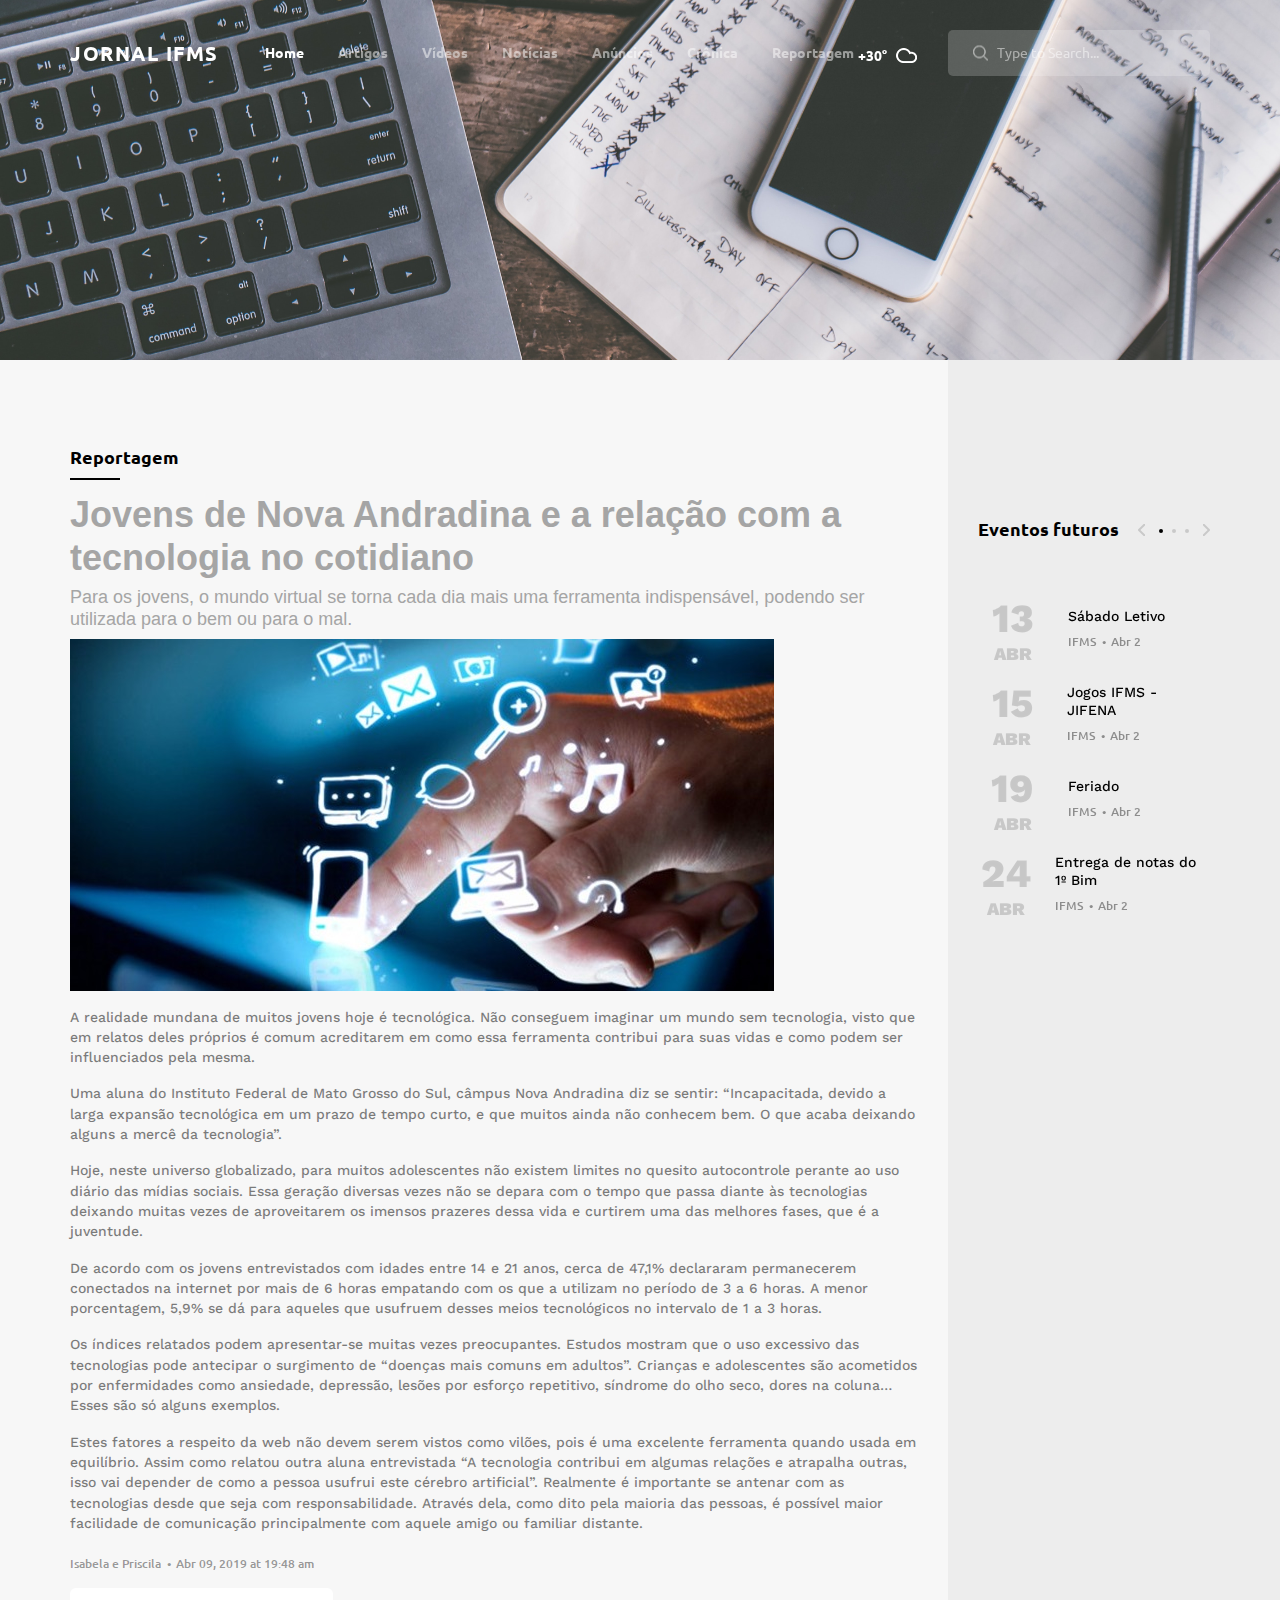
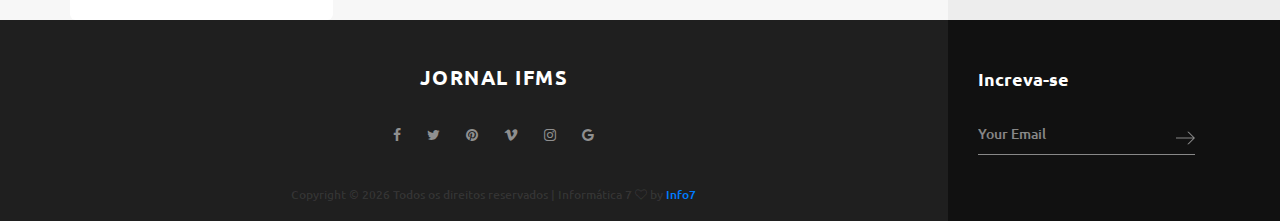
<file: reportagem.html>
<!--PAGINA SECUNDARIA-->

<!DOCTYPE html>
<html lang="en">

<head>
    <title>Jornal IFMS</title>
    <meta charset="utf-8">
    <meta http-equiv="X-UA-Compatible" content="IE=edge">
    <meta name="description" content="Demo project">
    <meta name="viewport" content="width=device-width, initial-scale=1">
    <link rel="stylesheet" type="text/css" href="public/styles/bootstrap4/bootstrap.min.css">
    <link href="public/plugins/font-awesome-4.7.0/css/font-awesome.min.css" rel="stylesheet" type="text/css">
    <link rel="stylesheet" type="text/css" href="public/plugins/OwlCarousel2-2.2.1/owl.carousel.css">
    <link rel="stylesheet" type="text/css" href="public/plugins/OwlCarousel2-2.2.1/owl.theme.default.css">
    <link rel="stylesheet" type="text/css" href="public/plugins/OwlCarousel2-2.2.1/animate.css">
    <link rel="stylesheet" type="text/css" href="public/plugins/jquery.mb.YTPlayer-3.1.12/jquery.mb.YTPlayer.css">
    <link rel="stylesheet" type="text/css" href="public/styles/category.css">
    <link rel="stylesheet" type="text/css" href="public/styles/category_responsive.css">
    <link rel="short icon" href="public/images/news.png">
</head>

<body>

    <div class="super_container">

        <!-- Header -->

        <header class="header">
            <div class="container">
                <div class="row">
                    <div class="col">
                        <div class="header_content d-flex flex-row align-items-center justify-content-start">
                            <div class="logo"><a href="#">Jornal IFMS</a></div>
                            <nav class="main_nav">
                                <ul>
                                    <li class="active"><a href="index.html">Home</a></li>
                                    <li><a href="artigos.html">Artigos</a></li>
                                    <li><a href="video.html">Vídeos</a></li>
                                    <li><a href="notices.html">Notícias</a></li>
                                    <li><a href="anuncios.html">Anúncios</a></li>
                                    <li><a href="cronica.html">Crônica</a></li>
                                    <li><a href="reportagem.html">Reportagem</a></li>
                                </ul>
                            </nav>
                            <div class="search_container ml-auto">
                                <div class="weather">
                                    <div class="temperature">+30°</div>
                                    <img class="weather_icon" src="public/images/cloud.png" alt="">
                                </div>
                                <form action="#">
                                    <input type="search" class="header_search_input" required="required"
                                        placeholder="Type to Search...">
                                    <img class="header_search_icon" src="public/images/search.png" alt="">
                                </form>

                            </div>
                            <div class="hamburger ml-auto menu_mm">
                                <i class="fa fa-bars trans_200 menu_mm" aria-hidden="true"></i>
                            </div>
                        </div>
                    </div>
                </div>
            </div>
        </header>



        <!-- Home -->

        <div class="home">
            <div class="home_background parallax-window" data-parallax="scroll"
                data-image-src="public/images/category.jpg" data-speed="0.8"></div>
        </div>

        <!-- Page Content -->

        <div class="page_content">
            <div class="container">
                <div class="row row-lg-eq-height">

                    <!-- Main Content -->

                    <div class="col-lg-9">
                        <div class="main_content">

                            <!-- Category -->

                            <div class="category">
                                <div class="section_panel d-flex flex-row align-items-center justify-content-start">
                                    <div class="section_title">Reportagem</div>
                                    <div class="section_tags ml-auto">

                                    </div>

                                </div>

                                <!-- Post Body -->

                                <div class="post_body">
                                    <p class="post_p">
                                        <h2><strong>Jovens de Nova Andradina e a relação com a tecnologia no
                                                cotidiano</strong></h2>
                                        <h4>Para os jovens, o mundo virtual se torna cada dia mais uma ferramenta
                                            indispensável, podendo ser utilizada para o bem ou para o mal.</h4>

                                        <figure>
                                            <img src="public/images/internet-das-coisas.jpg" alt="">
                                        </figure>

                                        <p class="post_p">A realidade mundana de muitos jovens hoje é tecnológica. Não
                                            conseguem imaginar um mundo sem tecnologia, visto que em relatos deles
                                            próprios é comum acreditarem em como essa ferramenta contribui para suas
                                            vidas e como podem ser influenciados pela mesma.
                                        </p>
                                        <p class="post_p"> Uma aluna do Instituto Federal de Mato Grosso do Sul, câmpus
                                            Nova Andradina diz se sentir: “Incapacitada, devido a larga expansão
                                            tecnológica em um prazo de tempo curto, e que muitos ainda não conhecem bem.
                                            O que acaba deixando alguns a mercê da tecnologia”.
                                        </p>


                                        <p class="post_p"> Hoje, neste universo globalizado, para muitos adolescentes
                                            não existem limites no quesito autocontrole perante ao uso diário das mídias
                                            sociais. Essa geração diversas vezes não se depara com o tempo que passa
                                            diante às tecnologias deixando muitas vezes de aproveitarem os imensos
                                            prazeres dessa vida e curtirem uma das melhores fases, que é a juventude.

                                        </p>


                                        <p class="post_p">De acordo com os jovens entrevistados com idades entre 14 e 21
                                            anos, cerca de 47,1% declararam permanecerem conectados na internet por mais
                                            de 6 horas empatando com os que a utilizam no período de 3 a 6 horas. A
                                            menor porcentagem, 5,9% se dá para aqueles que usufruem desses meios
                                            tecnológicos no intervalo de 1 a 3 horas.

                                        </p>
                                        <p class="post_p">Os índices relatados podem apresentar-se muitas vezes
                                            preocupantes. Estudos mostram que o uso excessivo das tecnologias pode
                                            antecipar o surgimento de “doenças mais comuns em adultos”. Crianças e
                                            adolescentes são acometidos por enfermidades como ansiedade, depressão,
                                            lesões por esforço repetitivo, síndrome do olho seco, dores na coluna… Esses
                                            são só alguns exemplos.

                                        </p>
                                        <p class="post_p">Estes fatores a respeito da web não devem serem vistos como
                                            vilões, pois é uma excelente ferramenta quando usada em equilíbrio. Assim
                                            como relatou outra aluna entrevistada “A tecnologia contribui em algumas
                                            relações e atrapalha outras, isso vai depender de como a pessoa usufrui este
                                            cérebro artificial”. Realmente é importante se antenar com as tecnologias
                                            desde que seja com responsabilidade. Através dela, como dito pela maioria
                                            das pessoas, é possível maior facilidade de comunicação principalmente com
                                            aquele amigo ou familiar distante.

                                        </p>

                                        <!-- Bottom Panel -->
                                        <div
                                            class="post_panel bottom_panel d-flex flex-row align-items-center justify-content-start">
                                            <div class="post_meta"><a href="#">Isabela e Priscila</a><span>Abr
                                                    09, 2019 at 19:48 am</span></div>

                                        </div>
                                </div>
                                <div class="card card_default card_small_no_image grid-item">
                                    <div class="card-body">
                                    </div>
                                </div>
                            </div>
                        </div>
                    </div>

                    <!-- Sidebar -->

                    <div class="col-lg-3">
                        <div class="sidebar">
                            <div class="sidebar_background"></div>

                            <!-- Future Events -->

                            <div class="sidebar_section future_events">
                                <div class="sidebar_title_container">
                                    <div class="sidebar_title">Eventos futuros</div>
                                    <div class="sidebar_slider_nav">
                                        <div class="custom_nav_container sidebar_slider_nav_container">
                                            <div class="custom_prev custom_prev_events">
                                                <svg version="1.1" xmlns="http://www.w3.org/2000/svg"
                                                    xmlns:xlink="http://www.w3.org/1999/xlink" x="0px" y="0px"
                                                    width="7px" height="12px" viewBox="0 0 7 12"
                                                    enable-background="new 0 0 7 12" xml:space="preserve">
                                                    <polyline fill="#bebebe"
                                                        points="0,5.61 5.609,0 7,0 7,1.438 2.438,6 7,10.563 7,12 5.609,12 -0.002,6.39 " />
                                                </svg>
                                            </div>
                                            <ul id="custom_dots" class="custom_dots custom_dots_events">
                                                <li class="custom_dot custom_dot_events active"><span></span></li>
                                                <li class="custom_dot custom_dot_events"><span></span></li>
                                                <li class="custom_dot custom_dot_events"><span></span></li>
                                            </ul>
                                            <div class="custom_next custom_next_events">
                                                <svg version="1.1" xmlns="http://www.w3.org/2000/svg"
                                                    xmlns:xlink="http://www.w3.org/1999/xlink" x="0px" y="0px"
                                                    width="7px" height="12px" viewBox="0 0 7 12"
                                                    enable-background="new 0 0 7 12" xml:space="preserve">
                                                    <polyline fill="#bebebe"
                                                        points="6.998,6.39 1.389,12 -0.002,12 -0.002,10.562 4.561,6 -0.002,1.438 -0.002,0 1.389,0 7,5.61 " />
                                                </svg>
                                            </div>
                                        </div>
                                    </div>
                                </div>
                                <div class="sidebar_section_content">

                                    <!-- Sidebar Slider -->
                                    <div class="sidebar_slider_container">
                                        <div class="owl-carousel owl-theme sidebar_slider_events">

                                            <!-- Future Events Slider Item -->
                                            <div class="owl-item">

                                                <!-- Future Events Post -->
                                                <div class="side_post">
                                                    <a href="#">
                                                        <div
                                                            class="d-flex flex-row align-items-xl-center align-items-start justify-content-start">
                                                            <div
                                                                class="event_date d-flex flex-column align-items-center justify-content-center">
                                                                <div class="event_day">13</div>
                                                                <div class="event_month">abr</div>
                                                            </div>
                                                            <div class="side_post_content">
                                                                <div class="side_post_title">Sábado Letivo</div>
                                                                <small class="post_meta">IFMS<span>Abr 2</span></small>
                                                            </div>
                                                        </div>
                                                    </a>
                                                </div>

                                                <!-- Future Events Post -->
                                                <div class="side_post">
                                                    <a href="#">
                                                        <div
                                                            class="d-flex flex-row align-items-xl-center align-items-start justify-content-start">
                                                            <div
                                                                class="event_date d-flex flex-column align-items-center justify-content-center">
                                                                <div class="event_day">15</div>
                                                                <div class="event_month">abr</div>
                                                            </div>
                                                            <div class="side_post_content">
                                                                <div class="side_post_title">Jogos IFMS - JIFENA</div>
                                                                <small class="post_meta">IFMS<span>Abr 2</span></small>
                                                            </div>
                                                        </div>
                                                    </a>
                                                </div>



                                                <!-- Future Events Post -->
                                                <div class="side_post">
                                                    <a href="#">
                                                        <div
                                                            class="d-flex flex-row align-items-xl-center align-items-start justify-content-start">
                                                            <div
                                                                class="event_date d-flex flex-column align-items-center justify-content-center">
                                                                <div class="event_day">19</div>
                                                                <div class="event_month">abr</div>
                                                            </div>
                                                            <div class="side_post_content">
                                                                <div class="side_post_title">Feriado</div>
                                                                <small class="post_meta">IFMS<span>Abr 2</span></small>
                                                            </div>
                                                        </div>
                                                    </a>
                                                </div>

                                                <!-- Future Events Post -->
                                                <div class="side_post">
                                                    <a href="#">
                                                        <div
                                                            class="d-flex flex-row align-items-xl-center align-items-start justify-content-start">
                                                            <div
                                                                class="event_date d-flex flex-column align-items-center justify-content-center">
                                                                <div class="event_day">24</div>
                                                                <div class="event_month">abr</div>
                                                            </div>
                                                            <div class="side_post_content">
                                                                <div class="side_post_title">Entrega de notas do 1º Bim
                                                                </div>
                                                                <small class="post_meta">IFMS<span>Abr 2</span></small>
                                                            </div>
                                                        </div>
                                                    </a>
                                                </div>

                                            </div>



                                            <!-- Future Events Slider Item -->
                                            <div class="owl-item">

                                                <!-- Future Events Post -->
                                                <div class="side_post">
                                                    <a href="#">
                                                        <div
                                                            class="d-flex flex-row align-items-xl-center align-items-start justify-content-start">
                                                            <div
                                                                class="event_date d-flex flex-column align-items-center justify-content-center">
                                                                <div class="event_day">29</div>
                                                                <div class="event_month">apr</div>
                                                            </div>
                                                            <div class="side_post_content">
                                                                <div class="side_post_title">Recesso</div>
                                                                <small class="post_meta">IFMS<span>Abr 2</span></small>
                                                            </div>
                                                        </div>
                                                    </a>
                                                </div>

                                                <!-- Future Events Post -->
                                                <div class="side_post">
                                                    <a href="#">
                                                        <div
                                                            class="d-flex flex-row align-items-xl-center align-items-start justify-content-start">
                                                            <div
                                                                class="event_date d-flex flex-column align-items-center justify-content-center">
                                                                <div class="event_day">30</div>
                                                                <div class="event_month">apr</div>
                                                            </div>
                                                            <div class="side_post_content">
                                                                <div class="side_post_title">Aniversário de Nova
                                                                    Andradina</div>
                                                                <small class="post_meta">IFMS<span>Abr 2</span></small>
                                                            </div>
                                                        </div>
                                                    </a>
                                                </div>

                                                <!-- Future Events Post -->
                                                <div class="side_post">
                                                    <a href="#">
                                                        <div
                                                            class="d-flex flex-row align-items-xl-center align-items-start justify-content-start">
                                                            <div
                                                                class="event_date d-flex flex-column align-items-center justify-content-center">
                                                                <div class="event_day">01</div>
                                                                <div class="event_month">may</div>
                                                            </div>
                                                            <div class="side_post_content">
                                                                <div class="side_post_title">Dia Mundial do Trabalho
                                                                </div>
                                                                <small class="post_meta">IFMS<span>Abr 2</span></small>
                                                            </div>
                                                        </div>
                                                    </a>
                                                </div>

                                                <!-- Future Events Post -->
                                                <div class="side_post">
                                                    <a href="#">
                                                        <div
                                                            class="d-flex flex-row align-items-xl-center align-items-start justify-content-start">
                                                            <div
                                                                class="event_date d-flex flex-column align-items-center justify-content-center">
                                                                <div class="event_day">02</div>
                                                                <div class="event_month">may</div>
                                                            </div>
                                                            <div class="side_post_content">
                                                                <div class="side_post_title">Recesso</div>
                                                                <small class="post_meta">IFMS<span>Abr 2</span></small>
                                                            </div>
                                                        </div>
                                                    </a>
                                                </div>

                                            </div>

                                            <!-- Future Events Slider Item -->
                                            <div class="owl-item">

                                                <!-- Future Events Post -->
                                                <div class="side_post">
                                                    <a href="#">
                                                        <div
                                                            class="d-flex flex-row align-items-xl-center align-items-start justify-content-start">
                                                            <div
                                                                class="event_date d-flex flex-column align-items-center justify-content-center">
                                                                <div class="event_day">03</div>
                                                                <div class="event_month">may</div>
                                                            </div>
                                                            <div class="side_post_content">
                                                                <div class="side_post_title">Recesso</div>
                                                                <small class="post_meta">IFMS<span>Abr 2</span></small>
                                                            </div>
                                                        </div>
                                                    </a>
                                                </div>

                                                <!-- Future Events Post -->
                                                <div class="side_post">
                                                    <a href="#">
                                                        <div
                                                            class="d-flex flex-row align-items-xl-center align-items-start justify-content-start">
                                                            <div
                                                                class="event_date d-flex flex-column align-items-center justify-content-center">
                                                                <div class="event_day">18</div>
                                                                <div class="event_month">may</div>
                                                            </div>
                                                            <div class="side_post_content">
                                                                <div class="side_post_title">Sábado Letivo</div>
                                                                <small class="post_meta">IFMS<span>Abr 2</span></small>
                                                            </div>
                                                        </div>
                                                    </a>
                                                </div>

                                                <!-- Future Events Post -->
                                                <div class="side_post">
                                                    <a href="#">
                                                        <div
                                                            class="d-flex flex-row align-items-xl-center align-items-start justify-content-start">
                                                            <div
                                                                class="event_date d-flex flex-column align-items-center justify-content-center">
                                                                <div class="event_day">01</div>
                                                                <div class="event_month">jun</div>
                                                            </div>
                                                            <div class="side_post_content">
                                                                <div class="side_post_title">Sábado Letivo</div>
                                                                <small class="post_meta">IFMS<span>Abr 2</span></small>
                                                            </div>
                                                        </div>
                                                    </a>
                                                </div>

                                                <!-- Future Events Post -->
                                                <div class="side_post">
                                                    <a href="#">
                                                        <div
                                                            class="d-flex flex-row align-items-xl-center align-items-start justify-content-start">
                                                            <div
                                                                class="event_date d-flex flex-column align-items-center justify-content-center">
                                                                <div class="event_day">20</div>
                                                                <div class="event_month">jun</div>
                                                            </div>
                                                            <div class="side_post_content">
                                                                <div class="side_post_title">Corpus Christi</div>
                                                                <small class="post_meta">IFMS<span>Abr 2</span></small>
                                                            </div>
                                                        </div>
                                                    </a>
                                                </div>

                                            </div>

                                        </div>
                                    </div>
                                </div>
                            </div>

                        </div>
                    </div>

                </div>
            </div>
        </div>


        <!-- Footer -->

        <footer class="footer">
            <div class="container">
                <div class="row row-lg-eq-height">
                    <div class="col-lg-9 order-lg-1 order-2">
                        <div class="footer_content">
                            <div class="footer_logo"><a href="#">Jornal IFMS</a></div>
                            <div class="footer_social">
                                <ul>
                                    <li class="footer_social_facebook"><a href="#"><i class="fa fa-facebook"
                                                aria-hidden="true"></i></a></li>
                                    <li class="footer_social_twitter"><a href="#"><i class="fa fa-twitter"
                                                aria-hidden="true"></i></a></li>
                                    <li class="footer_social_pinterest"><a href="#"><i class="fa fa-pinterest"
                                                aria-hidden="true"></i></a></li>
                                    <li class="footer_social_vimeo"><a href="#"><i class="fa fa-vimeo"
                                                aria-hidden="true"></i></a></li>
                                    <li class="footer_social_instagram"><a href="#"><i class="fa fa-instagram"
                                                aria-hidden="true"></i></a></li>
                                    <li class="footer_social_google"><a href="#"><i class="fa fa-google"
                                                aria-hidden="true"></i></a></li>
                                </ul>
                            </div>
                            <div class="copyright">
                                <!-- Link back to Colorlib can't be removed. Template is licensed under CC BY 3.0. -->
                                Copyright &copy;
                                <script>document.write(new Date().getFullYear());</script> Todos os
                                direitos
                                reservados
                                | Informática 7 <i class="fa fa-heart-o" aria-hidden="true"></i> by <a href="#"
                                    target="_blank">Info7</a>
                                <!-- Link back to Colorlib can't be removed. Template is licensed under CC BY 3.0. -->
                            </div>
                        </div>
                    </div>
                    <div class="col-lg-3 order-lg-2 order-1">
                        <div class="subscribe">
                            <div class="subscribe_background"></div>
                            <div class="subscribe_content">
                                <div class="subscribe_title">Increva-se</div>
                                <form action="#">
                                    <input type="email" class="sub_input" placeholder="Your Email" required="required">
                                    <button class="sub_button">
                                        <svg version="1.1" id="link_arrow_1" xmlns="http://www.w3.org/2000/svg"
                                            xmlns:xlink="http://www.w3.org/1999/xlink" x="0px" y="0px" width="19px"
                                            height="13px" viewBox="0 0 19 13" enable-background="new 0 0 19 13"
                                            xml:space="preserve">
                                            <polygon fill="#FFFFFF"
                                                points="12.475,0 11.061,0 17.081,6.021 0,6.021 0,7.021 17.038,7.021 11.06,13 12.474,13 18.974,6.5 " />
                                        </svg>
                                    </button>
                                </form>
                            </div>
                        </div>
                    </div>
                </div>
            </div>
        </footer>
    </div>

    <script src="public/js/jquery-3.2.1.min.js"></script>
    <script src="public/styles/bootstrap4/popper.js"></script>
    <script src="public/styles/bootstrap4/bootstrap.min.js"></script>
    <script src="public/plugins/OwlCarousel2-2.2.1/owl.carousel.js"></script>
    <script src="public/plugins/easing/easing.js"></script>
    <script src="public/plugins/masonry/masonry.js"></script>
    <script src="public/plugins/parallax-js-master/parallax.min.js"></script>
    <script src="public/js/post.js"></script>
</body>

</html>
</file>
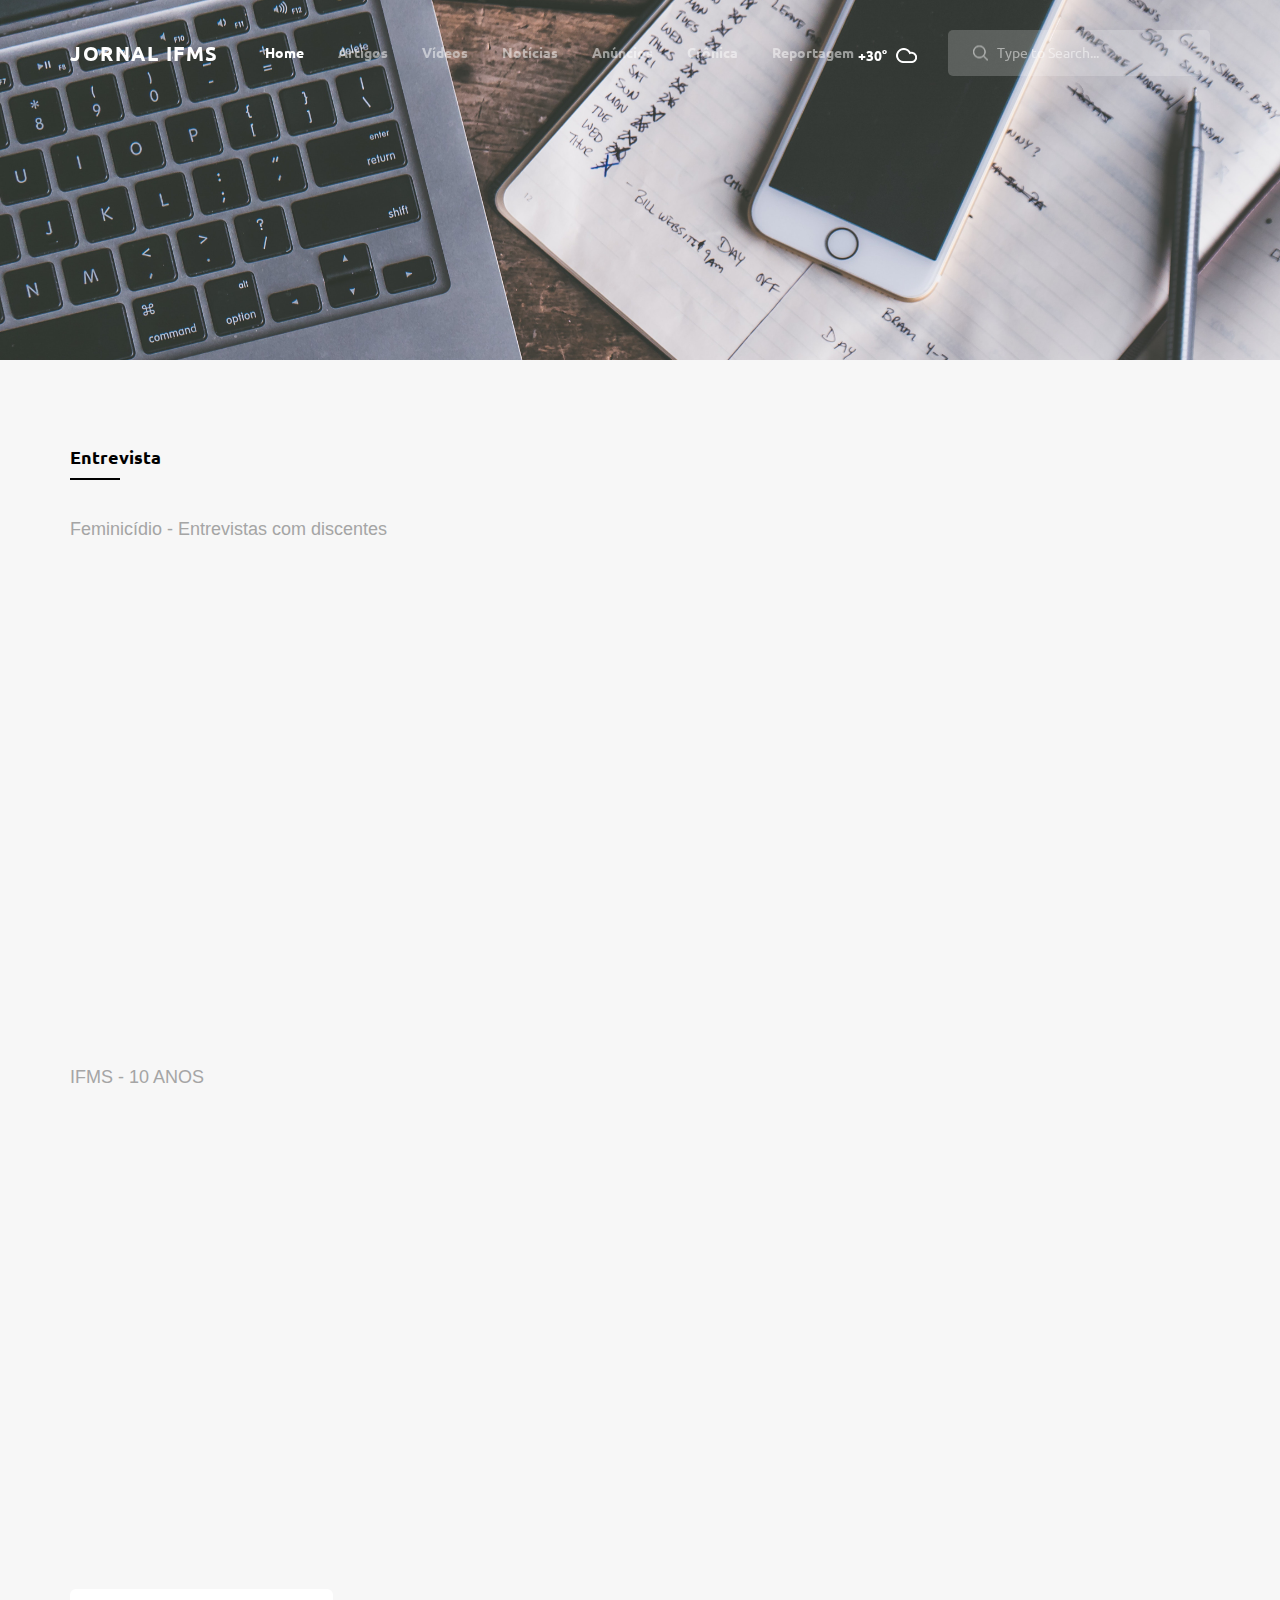
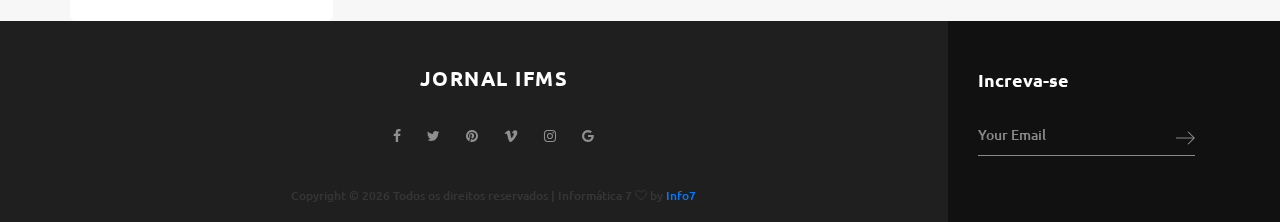
<file: video.html>
<!--PAGINA SECUNDARIA-->

<!DOCTYPE html>
<html lang="en">

<head>
    <title>Jornal IFMS</title>
    <meta charset="utf-8">
    <meta http-equiv="X-UA-Compatible" content="IE=edge">
    <meta name="description" content="Demo project">
    <meta name="viewport" content="width=device-width, initial-scale=1">
    <link rel="stylesheet" type="text/css" href="public/styles/bootstrap4/bootstrap.min.css">
    <link href="public/plugins/font-awesome-4.7.0/css/font-awesome.min.css" rel="stylesheet" type="text/css">
    <link rel="stylesheet" type="text/css" href="public/plugins/OwlCarousel2-2.2.1/owl.carousel.css">
    <link rel="stylesheet" type="text/css" href="public/plugins/OwlCarousel2-2.2.1/owl.theme.default.css">
    <link rel="stylesheet" type="text/css" href="public/plugins/OwlCarousel2-2.2.1/animate.css">
    <link rel="stylesheet" type="text/css" href="public/plugins/jquery.mb.YTPlayer-3.1.12/jquery.mb.YTPlayer.css">
    <link rel="stylesheet" type="text/css" href="public/styles/category.css">
    <link rel="stylesheet" type="text/css" href="public/styles/category_responsive.css">
    <link rel="short icon" href="public/images/news.png">
</head>

<body>

    <div class="super_container">

        <!-- Header -->

        <header class="header">
            <div class="container">
                <div class="row">
                    <div class="col">
                        <div class="header_content d-flex flex-row align-items-center justify-content-start">
                            <div class="logo"><a href="#">Jornal IFMS</a></div>
                            <nav class="main_nav">
                                <ul>
                                    <li class="active"><a href="index.html">Home</a></li>
                                    <li><a href="artigos.html">Artigos</a></li>
                                    <li><a href="video.html">Vídeos</a></li>
                                    <li><a href="notices.html">Notícias</a></li>
                                    <li><a href="anuncios.html">Anúncios</a></li>
                                    <li><a href="cronica.html">Crônica</a></li>
                                    <li><a href="reportagem.html">Reportagem</a></li>
                                </ul>
                            </nav>
                            <div class="search_container ml-auto">
                                <div class="weather">
                                    <div class="temperature">+30°</div>
                                    <img class="weather_icon" src="public/images/cloud.png" alt="">
                                </div>
                                <form action="#">
                                    <input type="search" class="header_search_input" required="required"
                                        placeholder="Type to Search...">
                                    <img class="header_search_icon" src="public/images/search.png" alt="">
                                </form>

                            </div>
                            <div class="hamburger ml-auto menu_mm">
                                <i class="fa fa-bars trans_200 menu_mm" aria-hidden="true"></i>
                            </div>
                        </div>
                    </div>
                </div>
            </div>
        </header>



        <!-- Home -->

        <div class="home">
            <div class="home_background parallax-window" data-parallax="scroll"
                data-image-src="public/images/category.jpg" data-speed="0.8"></div>
        </div>

        <!-- Page Content -->

        <div class="page_content">
            <div class="container">
                <div class="row row-lg-eq-height">

                    <!-- Main Content -->

                    <div class="col-lg-9">
                        <div class="main_content">

                            <!-- Category -->

                            <div class="category">
                                <div class="section_panel d-flex flex-row align-items-center justify-content-start">
                                    <div class="section_title">Entrevista</div>
                                    <div class="section_tags ml-auto">

                                    </div>

                                </div>

                                <label for=""> </label>
                                <div>
                                    <label for=""> </label>
                                </div>

                                <!-- Blog Section - Videos -->
                                <div>
                                    <h4>Feminicídio - Entrevistas com discentes</h4>
                                </div>
                                <div class="embed-responsive embed-responsive-16by9">
                                    <iframe class="embed-responsive-item"
                                        src="https://www.youtube.com/embed/rxIO6lsFnrk" allowfullscreen></iframe>
                                </div>

                                <label for=""> </label>
                                <div>
                                    <label for=""> </label>
                                </div>

                                <div>
                                    <h4>IFMS - 10 ANOS</h4>
                                </div>
                                <div class="embed-responsive embed-responsive-16by9">
                                    <iframe class="embed-responsive-item"
                                        src="https://www.youtube.com/embed/DirIXWlxsC0" allowfullscreen></iframe>
                                </div>


                            </div>
                            <div class="card card_default card_small_no_image grid-item">
                                <div class="card-body">
                                </div>
                            </div>
                        </div>
                    </div>

                </div>
            </div>
        </div>
    </div>
    <!-- Footer -->

    <footer class="footer">
        <div class="container">
            <div class="row row-lg-eq-height">
                <div class="col-lg-9 order-lg-1 order-2">
                    <div class="footer_content">
                        <div class="footer_logo"><a href="#">Jornal IFMS</a></div>
                        <div class="footer_social">
                            <ul>
                                <li class="footer_social_facebook"><a href="#"><i class="fa fa-facebook"
                                            aria-hidden="true"></i></a></li>
                                <li class="footer_social_twitter"><a href="#"><i class="fa fa-twitter"
                                            aria-hidden="true"></i></a></li>
                                <li class="footer_social_pinterest"><a href="#"><i class="fa fa-pinterest"
                                            aria-hidden="true"></i></a></li>
                                <li class="footer_social_vimeo"><a href="#"><i class="fa fa-vimeo"
                                            aria-hidden="true"></i></a></li>
                                <li class="footer_social_instagram"><a href="#"><i class="fa fa-instagram"
                                            aria-hidden="true"></i></a></li>
                                <li class="footer_social_google"><a href="#"><i class="fa fa-google"
                                            aria-hidden="true"></i></a></li>
                            </ul>
                        </div>
                        <div class="copyright">
                            <!-- Link back to Colorlib can't be removed. Template is licensed under CC BY 3.0. -->
                            Copyright &copy;
                            <script>document.write(new Date().getFullYear());</script> Todos os
                            direitos
                            reservados
                            | Informática 7 <i class="fa fa-heart-o" aria-hidden="true"></i> by <a href="#"
                                target="_blank">Info7</a>
                            <!-- Link back to Colorlib can't be removed. Template is licensed under CC BY 3.0. -->
                        </div>
                    </div>
                </div>
                <div class="col-lg-3 order-lg-2 order-1">
                    <div class="subscribe">
                        <div class="subscribe_background"></div>
                        <div class="subscribe_content">
                            <div class="subscribe_title">Increva-se</div>
                            <form action="#">
                                <input type="email" class="sub_input" placeholder="Your Email" required="required">
                                <button class="sub_button">
                                    <svg version="1.1" id="link_arrow_1" xmlns="http://www.w3.org/2000/svg"
                                        xmlns:xlink="http://www.w3.org/1999/xlink" x="0px" y="0px" width="19px"
                                        height="13px" viewBox="0 0 19 13" enable-background="new 0 0 19 13"
                                        xml:space="preserve">
                                        <polygon fill="#FFFFFF"
                                            points="12.475,0 11.061,0 17.081,6.021 0,6.021 0,7.021 17.038,7.021 11.06,13 12.474,13 18.974,6.5 " />
                                    </svg>
                                </button>
                            </form>
                        </div>
                    </div>
                </div>
            </div>
        </div>
    </footer>
    </div>

    <script src="public/js/jquery-3.2.1.min.js"></script>
    <script src="public/styles/bootstrap4/popper.js"></script>
    <script src="public/styles/bootstrap4/bootstrap.min.js"></script>
    <script src="public/plugins/OwlCarousel2-2.2.1/owl.carousel.js"></script>
    <script src="public/plugins/easing/easing.js"></script>
    <script src="public/plugins/masonry/masonry.js"></script>
    <script src="public/plugins/parallax-js-master/parallax.min.js"></script>
    <script src="public/js/post.js"></script>
</body>

</html>
</file>
<file: public/styles/category.css>
@charset "utf-8";
/* CSS Document */

/******************************

[Table of Contents]

1. Fonts
2. Body and some general stuff
3. Header
	3.1 Logo
	3.2 Main Navigation
	3.3 Weather and Search
	3.4 Hamburger
4. Menu
5. Home
6. Main Content
7. Section Panel
8. Cards
9. Load More Button
10. Sidebar
11. Footer


******************************/

/***********
1. Fonts
***********/

@import url('https://fonts.googleapis.com/css?family=Ubuntu:300,400,500,700|Work+Sans:300,400,500,600,700,800,900');

/*********************************
2. Body and some general stuff
*********************************/

*
{
	margin: 0;
	padding: 0;
	-webkit-font-smoothing: antialiased;
	-webkit-text-shadow: rgba(0,0,0,.01) 0 0 1px;
	text-shadow: rgba(0,0,0,.01) 0 0 1px;
}
body
{
	font-family: 'Work Sans', sans-serif;
	font-size: 14px;
	font-weight: 400;
	background: #f7f7f7;
	color: #a5a5a5;
}
div
{
	display: block;
	position: relative;
	-webkit-box-sizing: border-box;
    -moz-box-sizing: border-box;
    box-sizing: border-box;
}
ul
{
	list-style: none;
	margin-bottom: 0px;
}
p
{
	font-family: 'Work Sans', sans-serif;
	font-size: 14px;
	line-height: 1.45;
	font-weight: 500;
	color: rgba(0,0,0,0.5);
	-webkit-font-smoothing: antialiased;
	-webkit-text-shadow: rgba(0,0,0,.01) 0 0 1px;
	text-shadow: rgba(0,0,0,.01) 0 0 1px;
}
p:last-of-type
{
	margin-bottom: 0;
}
p a
{
	display: inline;
	position: relative;
	color: inherit;
	border-bottom: solid 1px #ffa07f;
	-webkit-transition: all 200ms ease;
	-moz-transition: all 200ms ease;
	-ms-transition: all 200ms ease;
	-o-transition: all 200ms ease;
	transition: all 200ms ease;
}
a, a:hover, a:visited, a:active, a:link
{
	text-decoration: none;
	-webkit-font-smoothing: antialiased;
	-webkit-text-shadow: rgba(0,0,0,.01) 0 0 1px;
	text-shadow: rgba(0,0,0,.01) 0 0 1px;
}
p a:active
{
	position: relative;
	color: #FF6347;
}
p a:hover
{
	color: #FFFFFF;
	background: #ffa07f;
}
p a:hover::after
{
	opacity: 0.2;
}
::selection
{
	
}
p::selection
{
	
}
h1{font-size: 48px;}
h2{font-size: 36px;}
h3{font-size: 24px;}
h4{font-size: 18px;}
h5{font-size: 14px;}
h1, h2, h3, h4, h5, h6
{
	font-family: 'Open Sans', sans-serif;
	-webkit-font-smoothing: antialiased;
	-webkit-text-shadow: rgba(0,0,0,.01) 0 0 1px;
	text-shadow: rgba(0,0,0,.01) 0 0 1px;
}
h1::selection, 
h2::selection, 
h3::selection, 
h4::selection, 
h5::selection, 
h6::selection
{
	
}
.form-control
{
	color: #db5246;
}
section
{
	display: block;
	position: relative;
	box-sizing: border-box;
}
.clear
{
	clear: both;
}
.clearfix::before, .clearfix::after
{
	content: "";
	display: table;
}
.clearfix::after
{
	clear: both;
}
.clearfix
{
	zoom: 1;
}
.float_left
{
	float: left;
}
.float_right
{
	float: right;
}
.trans_200
{
	-webkit-transition: all 200ms ease;
	-moz-transition: all 200ms ease;
	-ms-transition: all 200ms ease;
	-o-transition: all 200ms ease;
	transition: all 200ms ease;
}
.trans_300
{
	-webkit-transition: all 300ms ease;
	-moz-transition: all 300ms ease;
	-ms-transition: all 300ms ease;
	-o-transition: all 300ms ease;
	transition: all 300ms ease;
}
.trans_400
{
	-webkit-transition: all 400ms ease;
	-moz-transition: all 400ms ease;
	-ms-transition: all 400ms ease;
	-o-transition: all 400ms ease;
	transition: all 400ms ease;
}
.trans_500
{
	-webkit-transition: all 500ms ease;
	-moz-transition: all 500ms ease;
	-ms-transition: all 500ms ease;
	-o-transition: all 500ms ease;
	transition: all 500ms ease;
}
.fill_height
{
	height: 100%;
}
.super_container
{
	width: 100%;
	overflow: hidden;
}
.prlx_parent
{
	overflow: hidden;
}
.prlx
{
	height: 130% !important;
}
.parallax-window
{
    min-height: 400px;
    background: transparent;
}
.nopadding
{
	padding: 0px !important;
}

/*********************************
3. Header
*********************************/

.header
{
	position: fixed;
	top: 0;
	left: 0;
	width: 100%;
	z-index: 100;
	-webkit-transition: all 200ms ease;
	-moz-transition: all 200ms ease;
	-ms-transition: all 200ms ease;
	-o-transition: all 200ms ease;
	transition: all 200ms ease;
}
.header_content
{
	height: 106px;
	-webkit-transition: all 200ms ease;
	-moz-transition: all 200ms ease;
	-ms-transition: all 200ms ease;
	-o-transition: all 200ms ease;
	transition: all 200ms ease;
}
.header.scrolled
{
	background: rgba(0,0,0,0.75);
	box-shadow: 0px 5px 5px rgba(0,0,0,0.1);
}
.header.scrolled .header_content
{
	height: 80px;
}

/*********************************
3.1 Logo
*********************************/

.logo a
{
	font-family: 'Ubuntu', sans-serif;
	font-size: 20px;
	color: #FFFFFF;
	text-transform: uppercase;
	font-weight: 700;
	letter-spacing: 0.075em;
}

/*********************************
3.2 Main Navigation
*********************************/

.main_nav
{
	margin-left: 46px;
}
.main_nav ul li
{
	display: inline-block;
}
.main_nav ul li:not(:last-child)
{
	margin-right: 29px;
}
.main_nav ul li a
{
	font-family: 'Ubuntu', sans-serif;
	font-size: 14px;
	font-weight: 700;
	color: rgba(255,255,255,0.5);
	-webkit-transition: all 200ms ease;
	-moz-transition: all 200ms ease;
	-ms-transition: all 200ms ease;
	-o-transition: all 200ms ease;
	transition: all 200ms ease;
}
.main_nav ul li a:hover,
.main_nav ul li.active a
{
	color: rgba(255,255,255,1);
}

/*********************************
3.3 Weather and Search
*********************************/

.weather
{
	display: inline-block;
	margin-right: 26px;
	vertical-align: middle;
}
.temperature
{
	display: inline-block;
	vertical-align: middle;
	font-family: 'Ubuntu', sans-serif;
	font-size: 14px;
	font-weight: 700;
	color: #FFFFFF;
	margin-right: 4px;
}
.weather_icon
{
	display: inline-block;
}
.search_container form
{
	display: inline-block;
	position: relative;
}
.header_search_input
{
	display: inline-block;
	width: 262px;
	height: 46px;
	background: rgba(255,255,255,0.2);
	border: none;
	outline: none;
	border-radius: 5px;
	padding-left: 49px;
	color: #FFFFFF;
}
.header_search_input::-webkit-input-placeholder
{
	font-family: 'Ubuntu', sans-serif;
	font-size: 14px !important;
	font-weight: 400 !important;
	color: rgba(255,255,255,0.5) !important;
}
.header_search_input:-moz-placeholder
{
	font-family: 'Ubuntu', sans-serif;
	font-size: 14px !important;
	font-weight: 400 !important;
	color: rgba(255,255,255,0.5) !important;
}
.header_search_input::-moz-placeholder
{
	font-family: 'Ubuntu', sans-serif;
	font-size: 14px !important;
	font-weight: 400 !important;
	color: rgba(255,255,255,0.5) !important;
} 
.header_search_input:-ms-input-placeholder
{ 
	font-family: 'Ubuntu', sans-serif;
	font-size: 14px !important;
	font-weight: 400 !important;
	color: rgba(255,255,255,0.5) !important;
}
.header_search_input::input-placeholder
{
	font-family: 'Ubuntu', sans-serif;
	font-size: 14px !important;
	font-weight: 400 !important;
	color: rgba(255,255,255,0.5) !important;
}
.header_search_icon
{
	position: absolute;
	top: 50%;
	left: 25px;
	-webkit-transform: translateY(-50%);
	-moz-transform: translateY(-50%);
	-ms-transform: translateY(-50%);
	-o-transform: translateY(-50%);
	transform: translateY(-50%);
}

/*********************************
3.4 Hamburger
*********************************/

.hamburger
{
	display: none;
	cursor: pointer;
}
.hamburger i
{
	font-size: 20px;
	color: rgba(255,255,255,1);
}
.hamburger:hover i
{
	color: rgba(255,255,255,0.5);
}

/*********************************
4. Menu
*********************************/

.menu
{
	position: fixed;
	top: 0;
	right: -400px;
	width: 400px;
	height: 100vh;
	background: #FFFFFF;
	z-index: 101;
	padding-right: 60px;
	padding-top: 87px;
	padding-left: 50px;
}
.menu .logo a
{
	color: #000000;
}
.menu.active
{
	right: 0;
}
.menu_close_container
{
	position: absolute;
	top: 30px;
	right: 60px;
	width: 18px;
	height: 18px;
	transform-origin: center center;
	-webkit-transform: rotate(45deg);
	-moz-transform: rotate(45deg);
	-ms-transform: rotate(45deg);
	-o-transform: rotate(45deg);
	transform: rotate(45deg);
	cursor: pointer;
}
.menu_close
{
	width: 100%;
	height: 100%;
	transform-style: preserve-3D;
}
.menu_close div
{
	width: 100%;
	height: 2px;
	background: #232323;
	top: 8px;
	-webkit-transition: all 200ms ease;
	-moz-transition: all 200ms ease;
	-ms-transition: all 200ms ease;
	-o-transition: all 200ms ease;
	transition: all 200ms ease;
}
.menu_close div:last-of-type
{
	-webkit-transform: rotate(90deg) translateX(-2px);
	-moz-transform: rotate(90deg) translateX(-2px);
	-ms-transform: rotate(90deg) translateX(-2px);
	-o-transform: rotate(90deg) translateX(-2px);
	transform: rotate(90deg) translateX(-2px);
	transform-origin: center;
}
.menu_close:hover div
{
	background: #937c6f;
}
.menu .logo
{
	margin-bottom: 60px;
}
.menu_nav ul li
{
	margin-bottom: 11px;
}
.menu_nav ul li a
{
	font-family: 'Ubuntu', sans-serif;
	font-size: 12px;
	text-transform: uppercase;
	color: rgba(0,0,0,1);
	font-weight: 700;
	letter-spacing: 0.1em;
	-webkit-transition: all 200ms ease;
	-moz-transition: all 200ms ease;
	-ms-transition: all 200ms ease;
	-o-transition: all 200ms ease;
	transition: all 200ms ease;
}
.menu_nav ul li a:hover
{
	color: #937c6f;
}
.menu .search
{
	width: 100%;
	margin-bottom: 67px;
}
.search
{
	display: inline-block;
	width: 400px;
	-webkit-transform: translateY(2px);
	-moz-transform: translateY(2px);
	-ms-transform: translateY(2px);
	-o-transform: translateY(2px);
	transform: translateY(2px);
}
.menu .header_search_input
{
	width: 100%;
	background: rgba(0,0,0,0.1);
	border-radius: 6px;
	color: rgba(0,0,0,0.5);
}
.menu .header_search_input::-webkit-input-placeholder
{
	font-family: 'Ubuntu', sans-serif;
	font-size: 14px !important;
	font-weight: 400 !important;
	color: rgba(0,0,0,0.4) !important;
}
.menu .header_search_input:-moz-placeholder
{
	font-family: 'Ubuntu', sans-serif;
	font-size: 14px !important;
	font-weight: 400 !important;
	color: rgba(0,0,0,0.4) !important;
}
.menu .header_search_input::-moz-placeholder
{
	font-family: 'Ubuntu', sans-serif;
	font-size: 14px !important;
	font-weight: 400 !important;
	color: rgba(0,0,0,0.4) !important;
} 
.menu .header_search_input:-ms-input-placeholder
{ 
	font-family: 'Ubuntu', sans-serif;
	font-size: 14px !important;
	font-weight: 400 !important;
	color: rgba(0,0,0,0.4) !important;
}
.menu .header_search_input::input-placeholder
{
	font-family: 'Ubuntu', sans-serif;
	font-size: 14px !important;
	font-weight: 400 !important;
	color: rgba(0,0,0,0.4) !important;
}

/*********************************
5. Home
*********************************/

.home
{
	width: 100%;
	height: 360px;
}
.home_background
{
	position: absolute;
	top: 0;
	left: 0;
	width: 100%;
	height: 100%;
}
.custom_nav_container
{
	z-index: 10;
}
.home_slider_nav_container
{
	position: absolute;
	bottom: 264px;
	left: calc(((100vw - 1170px) / 2) + (1170px * 0.75) + 8px);
}
.custom_dots
{
	display: inline-block;
	height: 12px;
	margin-left: 7px;
	margin-right: 7px;
}
.custom_dot
{
	display: inline-block;
	padding: 2px;
	cursor: pointer;
}
.custom_dot span
{
	display: block;
	width: 4px;
	height: 4px;
	border-radius: 50%;
	background: rgba(255,255,255,0.35);
	-webkit-transition: all 200ms ease;
	-moz-transition: all 200ms ease;
	-ms-transition: all 200ms ease;
	-o-transition: all 200ms ease;
	transition: all 200ms ease;
}
.custom_dot.active span
{
	background: rgba(255,255,255,1);
}
.custom_dot:hover span
{
	background: rgba(255,255,255,1);
}
.custom_prev,
.custom_next
{
	cursor: pointer;
}
.custom_prev, .custom_next
{
	display: inline-block;
	vertical-align: middle;
}
.custom_prev svg polyline,
.custom_next svg polyline
{
	fill: rgba(255,255,255,0.35);
	-webkit-transition: all 200ms ease;
	-moz-transition: all 200ms ease;
	-ms-transition: all 200ms ease;
	-o-transition: all 200ms ease;
	transition: all 200ms ease;
}
.custom_prev:hover svg polyline,
.custom_next:hover svg polyline
{
	fill: rgba(255,255,255,1);
}

/*********************************
6. Main Content
*********************************/

.page_content
{
	background: #f7f7f7;
}
.category
{
	margin-top: 80px;
}

/*********************************
7. Section Panel
*********************************/

.section_panel
{
	z-index: 10;
}
.section_title
{
	font-family: 'Ubuntu', sans-serif;
	font-size: 18px;
	font-weight: 700;
	color: #000000;
	padding-bottom: 10px;
	white-space: nowrap;
	-webkit-transform: translateY(3px);
	-moz-transform: translateY(3px);
	-ms-transform: translateY(3px);
	-o-transform: translateY(3px);
	transform: translateY(3px);
}
.section_title::after
{
	display: block;
	position: absolute;
	bottom: 0;
	left: 0;
	width: 50px;
	height: 2px;
	background: #000000;
	content: '';
}
.section_tags
{
	padding-right: 94px;
}
.section_tags ul li
{
	display: inline-block;
	width: auto;
	height: 28px;
	background: #ededed;
	border-radius: 14px;
	text-align: center;
	padding-left: 22px;
	padding-right: 22px;
}
.section_tags ul li:not(:last-child)
{
	margin-right: 4px;
}
.section_tags ul li a
{
	display: block;
	line-height: 28px;
	font-family: 'Ubuntu', sans-serif;
	font-size: 12px;
	font-weight: 500;
	color: rgba(0,0,0,0.4);
	text-transform: uppercase;
	letter-spacing: 0.025em;
}
.section_tags ul li:hover,
.section_tags ul li.active
{
	background: #FFFFFF;
}
.section_panel_more
{
	position: absolute;
	top: 50%;
	-webkit-transform: translateY(-50%);
	-moz-transform: translateY(-50%);
	-ms-transform: translateY(-50%);
	-o-transform: translateY(-50%);
	transform: translateY(-50%);
	right: 0;
	width: 55px;
}
.section_panel_more ul li
{
	position: relative;
	font-family: 'Ubuntu', sans-serif;
	font-size: 12px;
	font-weight: 500;
	color: rgba(0,0,0,0.4);
	text-transform: uppercase;
	letter-spacing: 0.025em;
}
.section_panel_more ul li a
{
	font-family: 'Ubuntu', sans-serif;
	font-size: 12px;
	font-weight: 500;
	color: rgba(0,0,0,0.4);
	text-transform: uppercase;
	letter-spacing: 0.025em;
}
.section_panel_more > ul > li
{
	padding-right: 20px;
	cursor: default;
	padding-top: 22px;
	padding-bottom: 22px;
}
.section_panel_more > ul > li::after
{
	display: block;
	position: absolute;
	top: 50%;
	-webkit-transform: translateY(-50%);
	-moz-transform: translateY(-50%);
	-ms-transform: translateY(-50%);
	-o-transform: translateY(-50%);
	transform: translateY(-50%);
	right: 0;
	font-family: 'FontAwesome';
	content: '\f107';
}
.section_panel_more > ul > li > ul
{
	position: absolute;
	top: 55px;
	right: 0;
	padding-top: 23px;
	padding-left: 29px;
	padding-right: 60px;
	padding-bottom: 23px;
	background: #FFFFFF;
	box-shadow: 0px 5px 5px rgba(0,0,0,0.1);
	visibility: hidden;
	opacity: 0;
	-webkit-transition: all 200ms ease;
	-moz-transition: all 200ms ease;
	-ms-transition: all 200ms ease;
	-o-transition: all 200ms ease;
	transition: all 200ms ease;
}
.section_panel_more > ul > li:hover > ul
{
	visibility: visible;
	opacity: 1;
}
.section_panel_more > ul > li:hover::after
{
	content: '\f106';
}
.section_panel_more > ul > li > ul li:not(:last-child)
{
	margin-bottom: 10px;
}
.section_panel_more > ul > li > ul li a
{
	font-family: 'Ubuntu', sans-serif;
	font-size: 12px;
	font-weight: 500;
	color: rgba(0,0,0,0.4);
	text-transform: uppercase;
	letter-spacing: 0.025em;
	white-space: nowrap;
	-webkit-transition: all 200ms ease;
	-moz-transition: all 200ms ease;
	-ms-transition: all 200ms ease;
	-o-transition: all 200ms ease;
	transition: all 200ms ease;
}
.section_panel_more > ul > li > ul li a:hover
{
	color: rgba(0,0,0,0.8);
}
.section_content
{
	padding-top: 33px;
}

/*********************************
8. Cards
*********************************/

.card
{
	border: none;
	border-radius: 6px;
	margin-top: 15px;
}
.card-body
{
	padding-top: 16px;
	padding-left: 25px;
	padding-bottom: 15px;
}
.card-img-top
{
	border-top-left-radius: 6px;
    border-top-right-radius: 6px;
}  
.card-title a
{
	font-size: 18px;
	font-weight: 600;
	color: rgba(0,0,0,1);
	line-height: 1.33;
	-webkit-transition: all 200ms ease;
	-moz-transition: all 200ms ease;
	-ms-transition: all 200ms ease;
	-o-transition: all 200ms ease;
	transition: all 200ms ease;
}
.card-title-small a
{
	font-size: 16px;
	line-height: 1.375;
}
.card-title a:hover
{
	color: rgba(0,0,0,0.5);
}
.card-text
{
	margin-top: -1px;
}
.post_meta
{
	display: block;
	font-family: 'Ubuntu', sans-serif;
	color: rgba(0,0,0,0.4);
	font-size: 12px;
	font-weight: 500;
	margin-top: 22px;
}
.post_meta a,
.post_meta span
{
	display: inline-block;
	position: relative;
	font-family: 'Ubuntu', sans-serif;
	color: rgba(0,0,0,0.4);
	font-size: 12px;
	font-weight: 500;
}
.post_meta span
{
	margin-left: 10px;
	padding-left: 5px;
}
.post_meta span::before
{
	display: block;
	position: absolute;
	top: 1px;
	left: -4px;
	content: '•';
}
.post_row
{
	
}
.grid
{
	width: calc(100% + 30px);
}
.grid-item
{
	float: left;
}
.card_largest_with_image,
.card_large_with_background,
.card_large_with_image
{
	width: 555px;
	/*height: 325px;*/
}
.card_small_no_image,
.card_small_with_background,
.card_small_with_image,
.card_default_no_image,
.card_default_with_background
{
	width: 263px;
}
.card_small_with_image .card-body
{
	padding-top: 17px;
}
.card_small_with_image .post_meta
{
	margin-top: 32px;
}
.card_default:not(:last-child)
{
	/*margin-bottom: 15px;*/
}
.card_default .card-body
{
	padding-top: 17px;
}
.card_default .post_meta
{
	margin-top: 17px;
}
.card_small_with_background .card-title a
{
	color: #FFFFFF;
}
.card_background
{
	position: absolute;
	top: 0;
	left: 0;
	width: 100%;
	height: 100%;
	background-repeat: no-repeat;
	background-size: cover;
	background-position: center center;
	border-radius: 6px;
	overflow: hidden;
}
.card_small_with_background .post_meta span,
.card_small_with_background .post_meta a
{
	color: rgba(255,255,255,0.5);
}
.card_small_with_background .post_meta
{
	margin-top: 18px;
}
.card_default_no_image .card-body
{
	padding-top: 16px;
	padding-bottom: 6px !important;
}
.card_default_no_image .card-title a
{
	font-size: 14px;
	line-height: 1.3;
	font-weight: 500;
}
.card_default_no_image .card-title
{
	line-height: 1.3;
}
.card_default_no_image .card-body
{
	padding-bottom: 10px;
}
.card_default_with_background .card-body
{
	padding-top: 16px;
	padding-bottom: 6px !important;
}
.card_default_with_background .card-title a
{
	font-size: 14px;
	line-height: 1.3;
	font-weight: 500;
	color: #FFFFFF;
}
.card_default_with_background .card-title
{
	line-height: 1.3;
}
.card_default_with_background .card-body
{
	padding-bottom: 10px;
}
.card_large_with_background .card-title a
{
	color: #FFFFFF;
	font-weight: 500;
}
.card_large_with_background .post_meta
{
	margin-top: 58px;
}
.card_large_with_background .post_meta span,
.card_large_with_background .post_meta a
{
	color: rgba(255,255,255,0.5);
}

/*********************************
9. Load More Button
*********************************/

.load_more
{
	margin-top: 80px;
	margin-bottom: 140px;
}
.load_more_button
{
	width: 118px;
	height: 36px;
	background: transparent;
	border: solid 1px #d7d7d7;
	border-radius: 18px;
	margin: 0 auto;
	line-height: 32px;
	font-family: 'Ubuntu', sans-serif;
	font-size: 14px;
	font-weight: 500;
	color: rgba(0,0,0,0.5);
	cursor: pointer;
}
.load_more_button:hover
{
	background: #d7d7d7;
}

/*********************************
10. Sidebar
*********************************/

.sidebar
{
	width: 100%;
	height: 100%;
	padding-top: 83px;
	padding-left: 30px;
	padding-bottom: 80px;
}
.sidebar_background
{
	position: absolute;
	top: 0;
	left: 0;
	width: 375px;
	height: 100%;
	background: #ededed;
}
.sidebar_title
{
	font-family: 'Ubuntu', sans-serif;
	font-size: 18px;
	font-weight: 700;
	color: #000000;
}
.sidebar_section_content
{
	padding-top: 55px;
}
.sidebar_slider_container
{
	width: 100%;
}
.side_post a
{
	display: block;
}
.side_post:not(:last-child)
{
	margin-bottom: 15px;
}
.side_post_image div
{
	width: 70px;
	height: 70px;
	border-radius: 6px;
	overflow: hidden;
}
.side_post_image div img
{
	max-width: 100%;
}
.side_post_content
{
	padding-left: 20px;
	margin-top: -5px;
}
.side_post_title
{
	font-size: 14px;
	font-weight: 500;
	color: rgba(0,0,0,1);
	line-height: 1.285;
	-webkit-transition: all 200ms ease;
	-moz-transition: all 200ms ease;
	-ms-transition: all 200ms ease;
	-o-transition: all 200ms ease;
	transition: all 200ms ease;
}
.side_post_title:hover
{
	color: rgba(0,0,0,0.5);
}
.side_post_content .post_meta
{
	margin-top: 7px;
}
.sidebar_slider_nav
{
	position: absolute;
	top: 5px;
	right: 0;
}
.sidebar_slider_nav_container .custom_prev svg polyline,
.sidebar_slider_nav_container .custom_next svg polyline
{
	fill: rgba(0,0,0,0.15);
	-webkit-transition: all 200ms ease;
	-moz-transition: all 200ms ease;
	-ms-transition: all 200ms ease;
	-o-transition: all 200ms ease;
	transition: all 200ms ease;
}
.sidebar_slider_nav_container .custom_prev:hover svg polyline,
.sidebar_slider_nav_container .custom_next:hover svg polyline
{
	fill: rgba(0,0,0,1);
}
.sidebar_slider_nav_container .custom_dot span
{
	background: rgba(0,0,0,0.15);
}
.sidebar_slider_nav_container .custom_dot:hover span,
.sidebar_slider_nav_container .custom_dot.active span
{
	background: rgba(0,0,0,1);
}
.advertising
{
	width: 100%;
	height: 340px;
	margin-top: 80px;
}
.advertising_background
{
	position: absolute;
	top: 0;
	left: 0;
	width: 100%;
	height: 100%;
	background-repeat: no-repeat;
	background-size: cover;
	background-position: center center;
}
.advertising_content
{
	width: 100%;
	height: 100%;
	padding-left: 28px;
	padding-bottom: 25px;
	padding-right: 15px;
}
.advertising_perc
{
	font-family: 'Ubuntu', sans-serif;
	font-size: 12px;
	font-weight: 700;
	color: #2ddf80;
	margin-bottom: 14px;
}
.advertising_link a
{
	font-size: 24px;
	font-weight: 600;
	color: rgba(255,255,255,1);
	line-height: 1.33;
	-webkit-transition: all 200ms ease;
	-moz-transition: all 200ms ease;
	-ms-transition: all 200ms ease;
	-o-transition: all 200ms ease;
	transition: all 200ms ease;
}
.advertising_link a:hover
{
	color: rgba(255,255,255,0.5);
}
.newest_videos
{
	margin-top: 72px;
}
.newest_videos .side_post_image div
{
	border-radius: 50%;
	overflow: hidden;
}
.advertising_2
{
	width: 100%;
	height: 140px;
	margin-top: 80px;
}
.advertising_2_content
{
	width: 100%;
	height: 100%;
}
.advertising_2_link a
{
	font-size: 20px;
	color: rgba(255,255,255,1);
	font-weight: 400;
	-webkit-transition: all 200ms ease;
	-moz-transition: all 200ms ease;
	-ms-transition: all 200ms ease;
	-o-transition: all 200ms ease;
	transition: all 200ms ease;
}
.advertising_2_link a span
{
	font-weight: 600;
}
.advertising_2_link a:hover
{
	color: rgba(255,255,255,0.5);
}
.future_events
{
	margin-top: 72px;
}
.event_date
{
	text-align: center;
	width: 70px;
	height: 70px;
}
.event_day
{
	font-size: 40px;
	font-weight: 800;
	color: rgba(0,0,0,0.15);
	line-height: 0.75;
}
.event_month
{
	font-size: 18px;
	font-weight: 900;
	text-transform: uppercase;
	color: rgba(0,0,0,0.15);
	line-height: 0.75;
	margin-top: 13px;
}

/*********************************
11. Footer
*********************************/

.footer
{
	width: 100%;
	background: #1f1f1f;
}
.footer_content
{
	padding-top: 50px;
	text-align: center;
	padding-bottom: 17px;
}
.footer_logo a
{
	font-family: 'Ubuntu', sans-serif;
	font-size: 20px;
	font-weight: 700;
	color: #FFFFFF;
	letter-spacing: 0.075em;
	text-transform: uppercase;
	line-height: 0.75;
}
.footer_social
{
	margin-top: 34px;
}
.footer_social ul li
{
	display: inline-block;
}
.footer_social ul li:not(:last-child)
{
	margin-right: 21px;
}
.footer_social ul li i
{
	color: #8f8f8f;
}
.footer_social_facebook:hover i
{
	color: #3b5999;
}
.footer_social_twitter:hover i
{
	color: #55acee;
}
.footer_social_pinterest:hover i
{
	color: #bd081c;
}
.footer_social_vimeo:hover i
{
	color: #1ab7ea;
}
.footer_social_instagram:hover i
{
	color: #c26d7a;
}
.footer_social_google:hover i
{
	color: #dd4b39;
}
.copyright
{
	font-family: 'Ubuntu', sans-serif;
	font-size: 12px;
	font-weight: 500;
	color: rgba(255,255,255,0.1);
	margin-top: 40px;
}
.subscribe
{
	width: 100%;
	height: 100%;
}
.subscribe_background
{
	position: absolute;
	top: 0;
	left: 0;
	width: 375px;
	height: 100%;
	background: #111111;
}
.subscribe_content
{
	width: 100%;
	padding-left: 30px;
	padding-right: 15px;
	padding-top: 45px;
}
.subscribe_title
{
	font-family: 'Ubuntu', sans-serif;
	font-size: 18px;
	font-weight: 700;
	color: #FFFFFF;
	margin-bottom: 32px;
}
.subscribe_content form
{
	position: relative;
	width: 100%;
}
.sub_input
{
	width: 100%;
	background: transparent;
	border: none;
	outline: none;
	border-bottom: solid 1px #888888;
	padding-bottom: 9px;
	color: #FFFFFF;
}
.sub_input::-webkit-input-placeholder
{
	font-family: 'Ubuntu', sans-serif;
	font-size: 14px !important;
	font-weight: 500 !important;
	color: rgba(255,255,255,0.5) !important;
}
.sub_input:-moz-placeholder
{
	font-family: 'Ubuntu', sans-serif;
	font-size: 14px !important;
	font-weight: 500 !important;
	color: rgba(255,255,255,0.5) !important;
}
.sub_input::-moz-placeholder
{
	font-family: 'Ubuntu', sans-serif;
	font-size: 14px !important;
	font-weight: 500 !important;
	color: rgba(255,255,255,0.5) !important;
} 
.sub_input:-ms-input-placeholder
{ 
	font-family: 'Ubuntu', sans-serif;
	font-size: 14px !important;
	font-weight: 500 !important;
	color: rgba(255,255,255,0.5) !important;
}
.sub_input::input-placeholder
{
	font-family: 'Ubuntu', sans-serif;
	font-size: 14px !important;
	font-weight: 500 !important;
	color: rgba(255,255,255,0.5) !important;
}
.sub_button
{
	position: absolute;
	top: 50%;
	-webkit-transform: translateY(-50%);
	-moz-transform: translateY(-50%);
	-ms-transform: translateY(-50%);
	-o-transform: translateY(-50%);
	transform: translateY(-50%);
	right: 0;
	background: transparent;
	border: none;
	outline: none;
}
.sub_button svg polygon
{
	fill: rgba(255,255,255,0.5);
}
.subscribe_content form:hover .sub_button svg polygon,
.subscribe_content form:focus .sub_button svg polygon
{
	fill: #37d27f;
}
.subscribe_content form:hover .sub_input,
.sub_input:focus
{
	border-bottom: solid 1px rgba(255,255,255,1);
}
</file>
<file: public/styles/category_responsive.css>
@charset "utf-8";
/* CSS Document */

/******************************

[Table of Contents]

1. 1600px
2. 1440px
3. 1280px
4. 1199px
5. 1024px
6. 991px
7. 959px
8. 880px
9. 768px
10. 767px
11. 539px
12. 479px
13. 400px

******************************/

/************
1. 1600px
************/

@media only screen and (max-width: 1600px)
{
	
}

/************
2. 1440px
************/

@media only screen and (max-width: 1440px)
{
	
}

/************
3. 1380px
************/

@media only screen and (max-width: 1380px)
{
	.home_slider_next
	{
		width: 315px;
	}
	
}
.foto{
	align-items: center;
	display: block;
	margin-left: auto;
	margin-right: auto;

}

/************
3. 1280px
************/

@media only screen and (max-width: 1280px)
{
	.home_slider_next
	{
		width: 285px;
	}
	.home_slider_next_link
	{
		font-size: 16px;
	}
}

/************
4. 1199px
************/

@media only screen and (max-width: 1199px)
{
	.header_search_input
	{
		width: 193px;
	}
	.home_slider_next_container
	{
		left: calc(((100vw - 960px) / 2) + (960px * 0.75) + 8px);
	}
	.home_slider_nav_container
	{
		left: calc(((100vw - 960px) / 2) + (960px * 0.75) + 8px);
	}
	.section_tags
	{
		padding-right: 75px;
	}
	.section_tags ul li
	{
		display: none;
	}
	.section_tags ul li:nth-child(-n+4)
	{
		display: inline-block !important;
	}
	.card_largest_with_image,
	.card_large_with_background,
	.card_large_with_image
	{
		width: 690px;
		/*height: 325px;*/
	}
	.card_small_no_image,
	.card_small_with_background,
	.card_small_with_image,
	.card_default_no_image,
	.card_default_with_background
	{
		width: 330px;
	}
	.side_post_image div
	{
		width: 50px;
		height: 50px;
	}
	.sidebar_title_container
	{
		padding-bottom: 10px;
	}
	.sidebar_slider_nav
	{
		position: absolute;
	    top: 37px;
	    right: auto;
	    left: 0;
	}
}

/************
4. 1100px
************/

@media only screen and (max-width: 1100px)
{
	
}

/************
5. 1024px
************/

@media only screen and (max-width: 1024px)
{
	
}

/************
6. 991px
************/

@media only screen and (max-width: 991px)
{
	.similar_posts_container
	{

	}
	.similar_post
	{
		display: none;
	}
	.home_slider_item_title a
	{
		font-size: 28px;
	}
	.home_slider_content
	{
		max-width: 360px;
	}
	.home_slider_next_container
	{
		left: auto;
		right: 0;
	}
	.home_slider_nav_container
	{
		left: auto;
		right: 305px;
	}
	.home_slider_next
	{
		width: 375px;
	}
	.home_slider_next_link
	{
		font-size: 20px;
	}
	.main_nav
	{
		display: none;
	}
	.search_container
	{
		display: none;
	}
	.hamburger
	{
		display: block;
	}
	.sidebar
	{
		padding-left: 15px;
		padding-right: 15px;
		padding-bottom: 100px;
	}
	.sidebar_title_container
	{
		padding-bottom: 0px;
	}
	.sidebar_slider_nav
	{
		position: absolute;
	    top: 5px;
	    right: 0;
	    left: auto;
	}
	.sidebar_background
	{
		width: 100%;
	}
	.side_post_image div
	{
		width: 70px;
		height: 70px;
	}
	.subscribe
	{
		padding-bottom: 60px;
	}
	.subscribe_background
	{
		width: 100%;
	}
}

/************
7. 959px
************/

@media only screen and (max-width: 959px)
{
	
}

/************
8. 880px
************/

@media only screen and (max-width: 880px)
{
	
}

/************
9. 768px
************/

@media only screen and (max-width: 768px)
{
	.section_tags ul li
	{
		display: none;
	}
	.section_tags ul li:nth-child(-n+4)
	{
		display: none !important;
	}
	.section_tags ul li:nth-child(-n+3)
	{
		display: inline-block !important;
	}
}

/************
10. 767px
************/

@media only screen and (max-width: 767px)
{
	.home_slider_next
	{
		width: 285px;
		height: 210px;
	}
	.home_slider_next_link
	{
		font-size: 16px;
	}
	.home_slider_nav_container
	{
		right: 215px;
		bottom: 227px;
	}
	.section_tags
	{
		display: none;
	}
	.grid
	{
		width: 100%;
	}
	.card_largest_with_image,
	.card_large_with_background,
	.card_large_with_image
	{
		width: 100%;
		/*height: 325px;*/
	}
	.card_small_no_image,
	.card_small_with_background,
	.card_small_with_image,
	.card_default_no_image,
	.card_default_with_background
	{
		width: 100%;
	}
	.videos
	{
		height: auto;
	}
	.player_container
	{
		height: 287px !important;
	}
	.playlist
	{
		position: relative;
		top: auto;
		left: auto;
		right: auto;
		width: 100%;
		height: auto;
		padding-left: 35px;
	}
	.playlist_background
	{
		width: 100%;
	}
	.player_container
	{
		width: 100%;
	}
}

/************
11. 575px
************/

@media only screen and (max-width: 575px)
{
	p
	{
		font-size: 12px;
	}
	.menu
	{
		width: 100%;
		right: -100%;
		padding-right: 15px;
		padding-left: 30px;
		padding-top: 61px;
	}
	.menu_close_container
	{
		right: 13px;
		top: 15px;
	}
	.menu .logo
	{
		margin-bottom: 20px;
	}
	.menu .search
	{
		margin-bottom: 29px;
	}
	.header.scrolled .header_content
	{
		height: 60px;
	}
	.home_slider_next_container,
	.home_slider_nav_container
	{
		display: none;
	}
	.home_slider_item_title a
	{
		font-size: 24px;
	}
	.card-body
	{
		padding-left: 15px;
		padding-right: 15px;
	}
}

/************
11. 539px
************/

@media only screen and (max-width: 539px)
{
	
}

/************
12. 480px
************/

@media only screen and (max-width: 480px)
{
	
}

/************
13. 479px
************/

@media only screen and (max-width: 479px)
{
	
}

/************
14. 400px
************/

@media only screen and (max-width: 400px)
{
	
}
</file>
